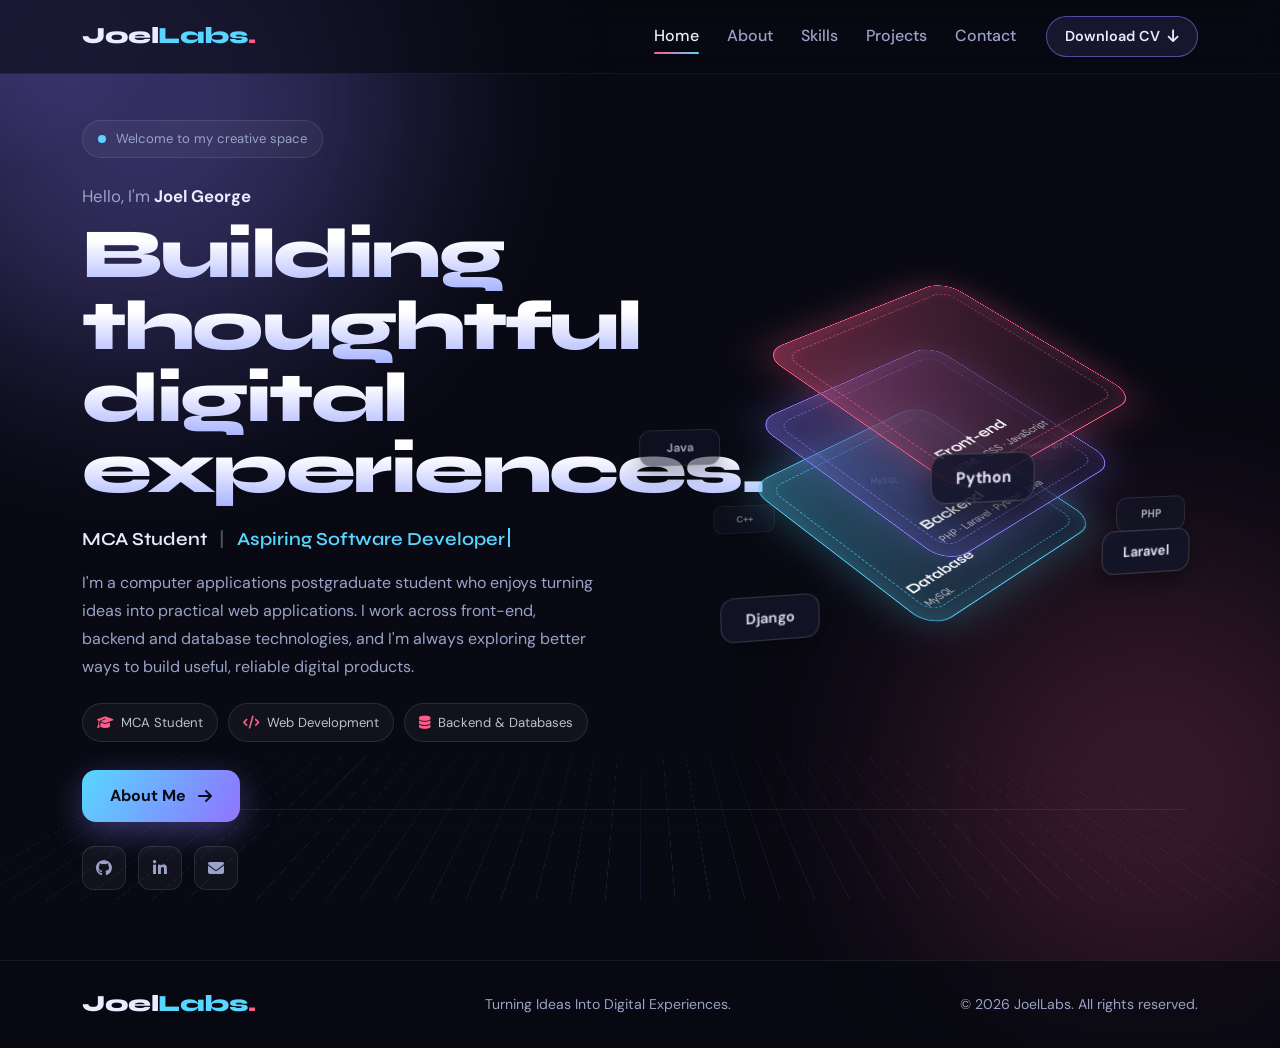
<file: index.html>
<!DOCTYPE html>
<html lang="en">
<head>
<meta charset="UTF-8">
<meta name="viewport" content="width=device-width, initial-scale=1.0">
<meta name="description" content="JoelLabs — Joel George's portfolio. MCA student, aspiring software developer specialising in PHP, Laravel, Python, Django and MySQL.">
<meta property="og:title" content="JoelLabs | Home">
<meta property="og:description" content="Building thoughtful digital experiences. MCA student & aspiring software developer.">
<meta property="og:type" content="website">
<meta name="theme-color" content="#080912">
<title>JoelLabs | Home</title>
<link rel="icon" href="data:image/svg+xml,<svg xmlns='http://www.w3.org/2000/svg' viewBox='0 0 100 100'><text y='.9em' font-size='90'>⚡</text></svg>">
<link rel="canonical" href="index.html">

<link rel="preconnect" href="https://fonts.googleapis.com">
<link rel="preconnect" href="https://fonts.gstatic.com" crossorigin>
<link href="https://cdn.jsdelivr.net/npm/bootstrap@5.3.3/dist/css/bootstrap.min.css" rel="stylesheet">
<link rel="stylesheet" href="https://cdnjs.cloudflare.com/ajax/libs/font-awesome/6.7.2/css/all.min.css">
<link href="https://fonts.googleapis.com/css2?family=Syne:wght@600;700;800&family=DM+Sans:wght@400;500;700&display=swap" rel="stylesheet">
<link rel="stylesheet" href="Assets/css/style.css">

<style>
/* ---- Index page-specific styles only ---- */

/* Hero section */
.hero-section {
  position: relative; z-index: 1; min-height: 100vh;
  display: flex; align-items: center; padding: 120px 0 70px;
}
.availability {
  display: inline-flex; align-items: center; gap: 10px; padding: 8px 15px;
  border-radius: 30px; font-size: .82rem; color: var(--mute);
  border: 1px solid rgba(255,255,255,.1); background: rgba(255,255,255,.04);
}
.status-dot {
  width: 8px; height: 8px; border-radius: 50%;
  background: var(--cyan); box-shadow: 0 0 0 0 rgba(88,214,255,.7);
  animation: pulse 2s infinite;
}
@keyframes pulse { 70% { box-shadow: 0 0 0 10px rgba(88,214,255,0); } 100% { box-shadow: 0 0 0 0 rgba(88,214,255,0); } }

.hero-small-title { margin: 26px 0 10px; font-size: 1.05rem; color: var(--mute); }
.hero-small-title b { color: var(--text); font-weight: 700; }

h1.headline {
  font-family: var(--display); font-weight: 800;
  font-size: clamp(2.5rem, 5.6vw, 4.4rem);
  line-height: 1.02; letter-spacing: -.035em; margin: 0 0 22px; max-width: 640px;
  perspective: 700px;
}
/* headline words use shared .w animation from style.css */

.hero-role {
  font-family: var(--display); font-size: 1.15rem; font-weight: 600;
  color: var(--text); margin: 0 0 18px;
}
.role-divider { color: rgba(255,255,255,.3); margin: 0 8px; }
#typing-text { color: var(--cyan); }
#typing-text::after {
  content: ""; display: inline-block; width: 2px; height: 1.05em;
  margin-left: 3px; vertical-align: -2px; background: var(--cyan);
  animation: blink 1s steps(1) infinite;
}
@keyframes blink { 50% { opacity: 0; } }

.hero-description { color: var(--mute); line-height: 1.75; max-width: 520px; margin-bottom: 6px; }

.hero-quick-facts { display: flex; flex-wrap: wrap; gap: 10px; margin: 22px 0 4px; }
.hero-quick-facts span {
  display: inline-flex; align-items: center; gap: 8px; padding: 9px 14px;
  border-radius: 30px; font-size: .82rem;
  border: 1px solid rgba(255,255,255,.1); background: rgba(255,255,255,.04);
  color: rgba(232,236,255,.8);
}
.hero-quick-facts i { color: var(--rose); }

.hero-actions { margin: 28px 0 24px; }

.social-links { display: flex; gap: 12px; }
.social-links a {
  width: 44px; height: 44px; display: grid; place-items: center; border-radius: 12px;
  color: var(--mute); border: 1px solid rgba(255,255,255,.1);
  background: rgba(255,255,255,.04); transition: all .25s;
}
.social-links a:hover {
  color: #fff; border-color: var(--cyan);
  transform: translateY(-4px) rotate(-6deg);
  box-shadow: 0 10px 24px rgba(88,214,255,.25);
}

/* ---- 3D stack scene ---- */
.visual-column { display: flex; justify-content: center; }
.scene {
  position: relative; width: 100%; max-width: 520px; height: 540px;
  perspective: 1300px; touch-action: pan-y;
}
.rig { position: absolute; inset: 0; transform-style: preserve-3d; will-change: transform; }
.stack {
  position: absolute; left: 50%; top: 50%; width: 250px; height: 250px;
  margin: -125px 0 0 -125px; transform-style: preserve-3d;
  transform: rotateX(58deg) rotateZ(-32deg);
}
.slab {
  position: absolute; inset: 0; border-radius: 26px; border: 1px solid var(--c);
  transform-style: preserve-3d;
  background: linear-gradient(135deg, color-mix(in srgb, var(--c) 38%, transparent), color-mix(in srgb, var(--c) 6%, rgba(10,11,24,.7)));
  box-shadow: 0 0 50px color-mix(in srgb, var(--c) 30%, transparent), inset 0 0 30px color-mix(in srgb, var(--c) 18%, transparent);
  transform: translateZ(var(--z)); animation: bob 5s ease-in-out infinite; animation-delay: var(--d);
}
@keyframes bob { 50% { transform: translateZ(calc(var(--z) + 26px)); } }
.slab .tag { position: absolute; left: 18px; bottom: 16px; font-family: var(--display); font-weight: 700; font-size: 1.02rem; color: #fff; }
.slab .tag small { display: block; font-family: var(--body); font-weight: 400; font-size: .7rem; color: rgba(255,255,255,.7); margin-top: 2px; }
.slab::before { content: ""; position: absolute; inset: 14px; border-radius: 16px; border: 1px dashed color-mix(in srgb, var(--c) 70%, transparent); }
.s-db { --c: var(--cyan);   --z: 0px;   --d: 0s; }
.s-be { --c: var(--violet); --z: 78px;  --d: -1.2s; }
.s-fe { --c: var(--rose);   --z: 156px; --d: -2.4s; }

.chip {
  position: absolute; left: 50%; top: 50%; margin: -19px 0 0 -42px;
  width: 84px; height: 38px; display: grid; place-items: center;
  font-size: .78rem; font-weight: 700; border-radius: 12px; color: var(--text);
  background: rgba(18,20,42,.85); border: 1px solid rgba(255,255,255,.16);
  box-shadow: 0 8px 22px rgba(0,0,0,.45); will-change: transform, opacity;
}

/* Scene responsive sizing */
@media (max-width: 991px) {
  .scene { height: 430px; margin-top: 30px; transform: scale(.88); }
  .hero-section { padding-top: 110px; }
}
@media (max-width: 575px) {
  .scene { height: 340px; transform: scale(.65); margin-top: 0; transform-origin: top center; }
  .hero-quick-facts span { font-size: .75rem; padding: 8px 11px; }
  /* chips already hidden by shared style.css */
}
@media (max-width: 360px) {
  .scene { transform: scale(.55); }
}
</style>
</head>
<body>
<script>document.documentElement.classList.add('js');</script>

<div class="bg-glow one"></div>
<div class="bg-glow two"></div>
<div class="floor-wrap" aria-hidden="true"><div class="floor"></div></div>
<div class="cursor-light" id="cursorLight" aria-hidden="true"></div>

<!-- NAVBAR -->
<nav class="navbar navbar-expand-lg fixed-top navbar-custom">
  <div class="container">
    <a class="navbar-brand" href="index.html">Joel<span>Labs</span><b>.</b></a>
    <button class="navbar-toggler" type="button" data-bs-toggle="collapse" data-bs-target="#navbarMenu" aria-label="Toggle navigation">
      <i class="fas fa-bars"></i>
    </button>
    <div class="collapse navbar-collapse" id="navbarMenu">
      <ul class="navbar-nav ms-auto align-items-lg-center">
        <li class="nav-item"><a class="nav-link active" href="index.html">Home</a></li>
        <li class="nav-item"><a class="nav-link" href="about.html">About</a></li>
        <li class="nav-item"><a class="nav-link" href="skills.html">Skills</a></li>
        <li class="nav-item"><a class="nav-link" href="projects.html">Projects</a></li>
        <li class="nav-item"><a class="nav-link" href="contact.html">Contact</a></li>
        <li class="nav-item ms-lg-3">
          <a href="Assets/documents/Joel-George-Resume.pdf" class="nav-button" target="_blank" rel="noopener">
            Download CV <i class="fas fa-arrow-down"></i>
          </a>
        </li>
      </ul>
    </div>
  </div>
</nav>

<!-- HOME HERO -->
<section id="home" class="hero-section">
  <div class="container">
    <div class="row align-items-center">

      <div class="col-lg-6 hero-content">
        <div class="availability"><span class="status-dot"></span> Welcome to my creative space</div>

        <p class="hero-small-title">Hello, I'm <b>Joel George</b></p>

        <h1 class="headline" aria-label="Building thoughtful digital experiences.">
          <span class="w" style="--i:0">Building</span>
          <span class="w" style="--i:1">thoughtful</span>
          <span class="w" style="--i:2">digital</span>
          <span class="w" style="--i:3">experiences.</span>
        </h1>

        <h3 class="hero-role">
          MCA Student <span class="role-divider">|</span><span id="typing-text">Aspiring Software Developer</span>
        </h3>

        <p class="hero-description">
          I'm a computer applications postgraduate student who enjoys turning ideas into practical web applications.
          I work across front-end, backend and database technologies, and I'm always exploring better ways to build
          useful, reliable digital products.
        </p>

        <div class="hero-quick-facts">
          <span><i class="fas fa-graduation-cap"></i> MCA Student</span>
          <span><i class="fas fa-code"></i> Web Development</span>
          <span><i class="fas fa-database"></i> Backend &amp; Databases</span>
        </div>

        <div class="hero-actions">
          <a href="about.html" class="primary-button">About Me <i class="fas fa-arrow-right"></i></a>
        </div>

        <div class="social-links">
          <a href="https://github.com/joelgeorge605-wq" aria-label="GitHub profile" target="_blank" rel="noopener"><i class="fab fa-github"></i></a>
          <a href="https://www.linkedin.com/in/joel-george-33613733a" aria-label="LinkedIn profile" target="_blank" rel="noopener"><i class="fab fa-linkedin-in"></i></a>
          <a href="contact.html" aria-label="Contact details"><i class="fas fa-envelope"></i></a>
        </div>
      </div>

      <!-- 3D STACK -->
      <div class="col-lg-6 visual-column">
        <div class="scene" id="scene" aria-hidden="true">
          <div class="rig" id="rig">
            <div class="stack">
              <div class="slab s-db"><div class="tag">Database<small>MySQL</small></div></div>
              <div class="slab s-be"><div class="tag">Backend<small>PHP · Laravel · Python · Java</small></div></div>
              <div class="slab s-fe"><div class="tag">Front-end<small>HTML · CSS · JavaScript</small></div></div>
            </div>
            <span class="chip">PHP</span>
            <span class="chip">Laravel</span>
            <span class="chip">Python</span>
            <span class="chip">Django</span>
            <span class="chip">Java</span>
            <span class="chip">C++</span>
            <span class="chip">MySQL</span>
            <span class="chip">JavaScript</span>
          </div>
        </div>
      </div>

    </div>
  </div>
</section>

<!-- FOOTER -->
<footer class="footer">
  <div class="container">
    <div class="d-flex flex-wrap justify-content-between align-items-center gap-3">
      <a class="navbar-brand" href="index.html">Joel<span>Labs</span><b>.</b></a>
      <p>Turning Ideas Into Digital Experiences.</p>
      <p>© <span id="current-year"></span> JoelLabs. All rights reserved.</p>
    </div>
  </div>
</footer>

<script src="https://cdn.jsdelivr.net/npm/bootstrap@5.3.3/dist/js/bootstrap.bundle.min.js"></script>
<script src="Assets/javascript/script.js"></script>
<script>
/* ---- Index page-specific: typing animation + 3D rig ---- */
(function(){
  var reduce = window.matchMedia('(prefers-reduced-motion: reduce)').matches;

  /* Typing roles */
  var roles = ['Aspiring Software Developer','Laravel & PHP Builder','Python & Django Learner','Full-stack Problem Solver'];
  var el = document.getElementById('typing-text'), r = 0, c = 0, del = false;
  el.textContent = ' ';
  function type(){
    var word = roles[r];
    c += del ? -1 : 1;
    el.textContent = ' ' + word.slice(0, c);
    var wait = del ? 35 : 75;
    if(!del && c === word.length){ del = true; wait = 1700; }
    else if(del && c === 0){ del = false; r = (r + 1) % roles.length; wait = 350; }
    setTimeout(type, wait);
  }
  if(reduce){ el.textContent = ' ' + roles[0]; } else { type(); }

  /* 3D rig: mouse tilt + orbiting chips in true 3D */
  var scene = document.getElementById('scene'), rig = document.getElementById('rig');
  if(!scene || !rig) return;
  var chips = Array.prototype.slice.call(rig.querySelectorAll('.chip'));
  var tx = -8, ty = 18, cx = -8, cy = 18, t = 0;
  var fine = window.matchMedia('(hover: hover) and (pointer: fine)').matches;

  if(fine){
    scene.addEventListener('pointermove', function(e){
      var b = scene.getBoundingClientRect();
      var nx = (e.clientX - b.left) / b.width - .5, ny = (e.clientY - b.top) / b.height - .5;
      ty = nx * 38; tx = -ny * 26;
    });
    scene.addEventListener('pointerleave', function(){ tx = -8; ty = 18; });
  }

  function frame(){
    cx += (tx - cx) * .07; cy += (ty - cy) * .07;
    rig.style.transform = 'rotateX(' + cx + 'deg) rotateY(' + cy + 'deg)';
    var R = Math.min(scene.clientWidth * .46, 240);
    chips.forEach(function(chip, i){
      var a = t + i * (Math.PI * 2 / chips.length);
      var x = Math.cos(a) * R, z = Math.sin(a) * R, y = Math.sin(a * 2 + i) * 70;
      var depth = (z / R + 1) / 2;
      chip.style.transform = 'translate3d(' + x + 'px,' + y + 'px,' + z + 'px) scale(' + (.78 + depth * .3) + ')';
      chip.style.opacity = (.35 + depth * .65).toFixed(2);
      chip.style.zIndex = Math.round(depth * 10);
    });
    if(!reduce) t += .006;
    requestAnimationFrame(frame);
  }
  frame();
})();
</script>
</body>
</html>
</file>
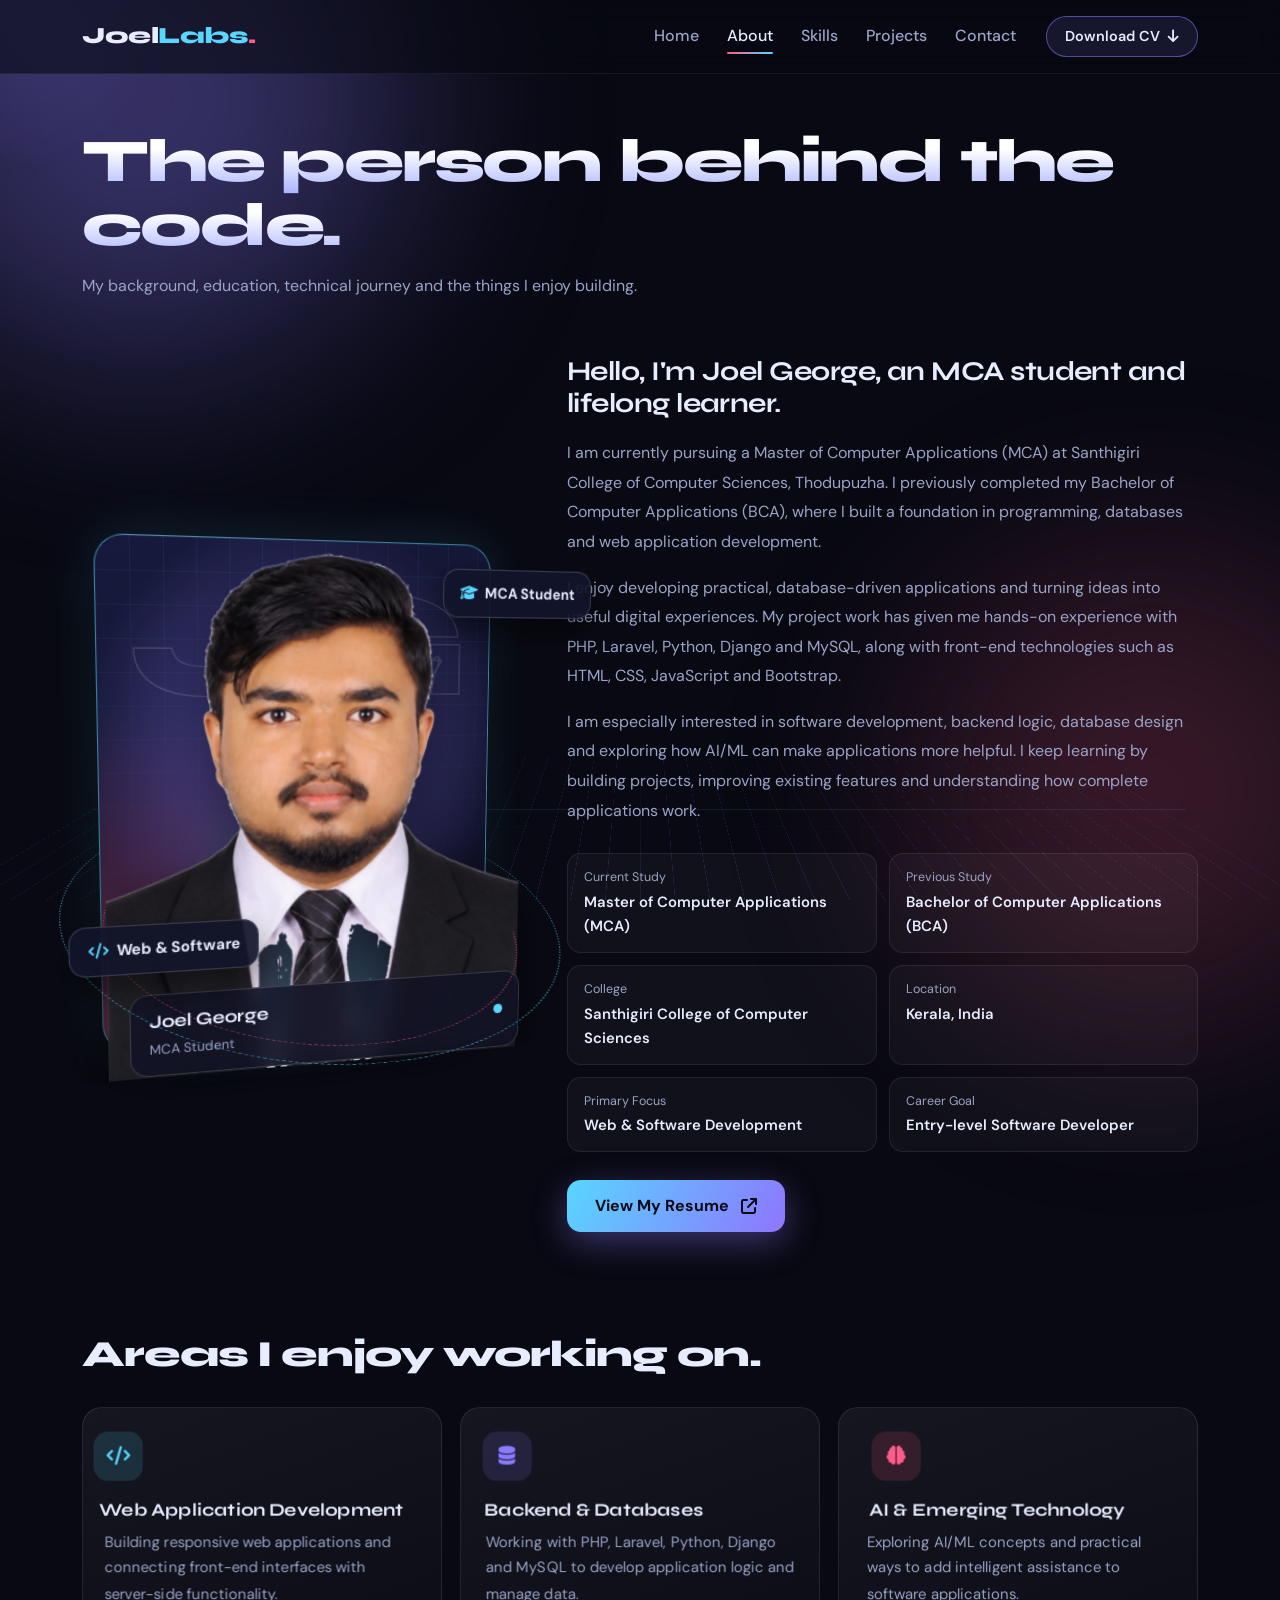
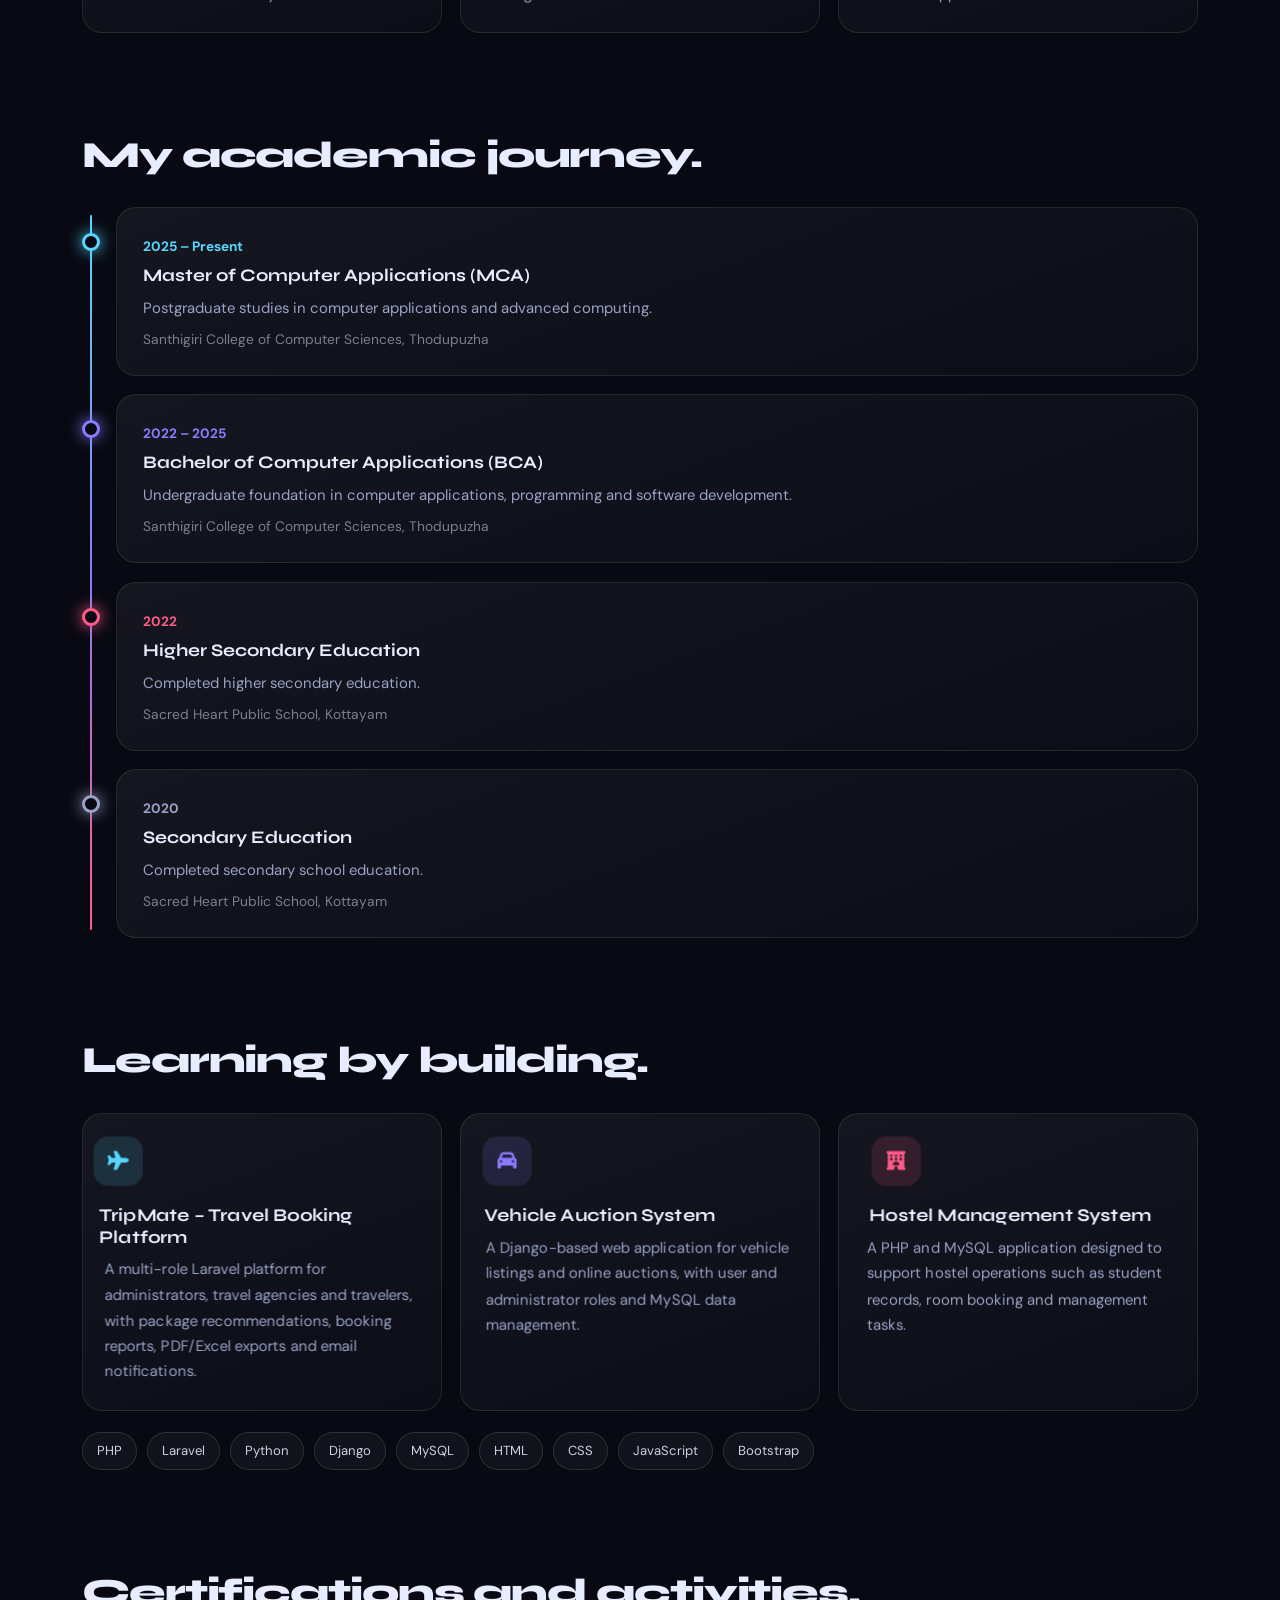
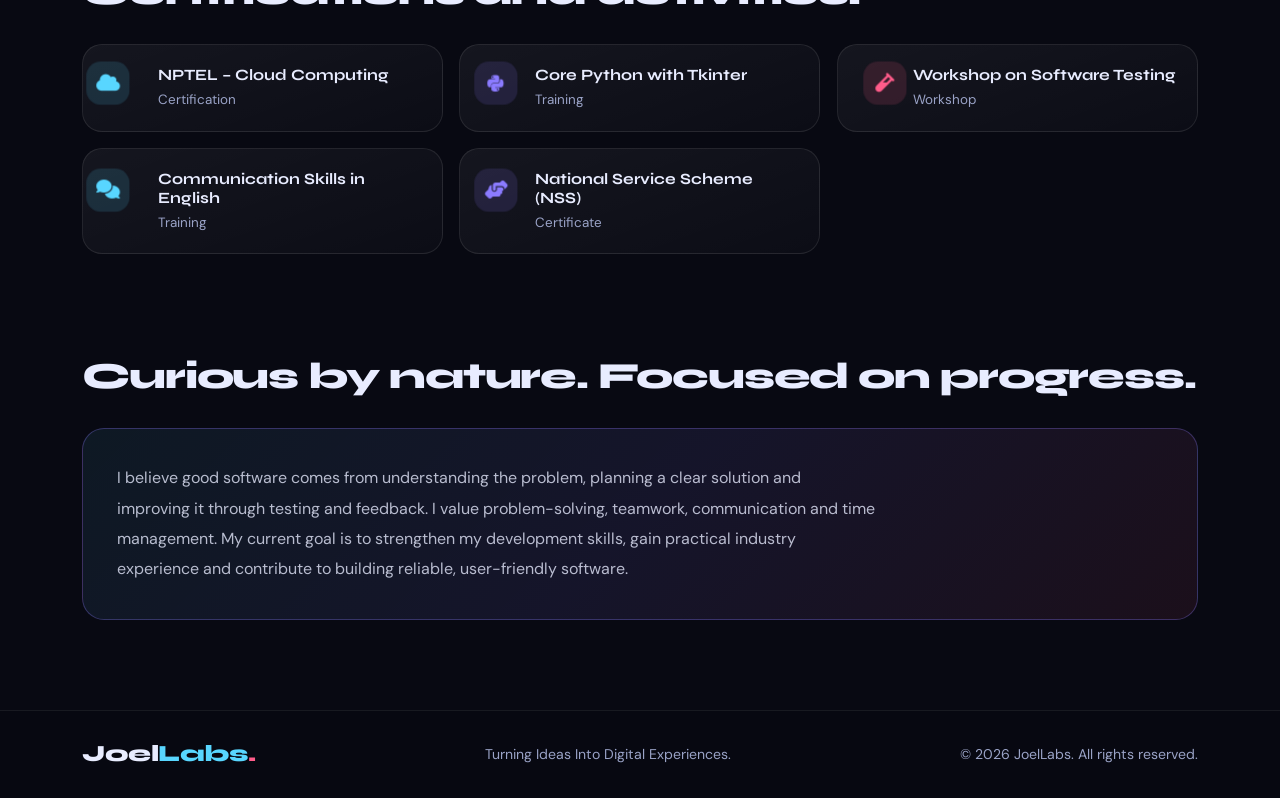
<file: about.html>
<!DOCTYPE html>
<html lang="en">
<head>
<meta charset="UTF-8">
<meta name="viewport" content="width=device-width, initial-scale=1.0">
<meta name="description" content="About Joel George — MCA student at Santhigiri College of Computer Sciences. Background in web development, backend technologies and AI/ML exploration.">
<meta property="og:title" content="About Me | JoelLabs">
<meta property="og:description" content="The person behind the code — Joel George's background, education and technical journey.">
<meta property="og:type" content="website">
<title>About Me | JoelLabs</title>
<link rel="icon" href="data:image/svg+xml,<svg xmlns='http://www.w3.org/2000/svg' viewBox='0 0 100 100'><text y='.9em' font-size='90'>⚡</text></svg>">
<link rel="canonical" href="about.html">

<link rel="preconnect" href="https://fonts.googleapis.com">
<link rel="preconnect" href="https://fonts.gstatic.com" crossorigin>
<link href="https://cdn.jsdelivr.net/npm/bootstrap@5.3.3/dist/css/bootstrap.min.css" rel="stylesheet">
<link rel="stylesheet" href="https://cdnjs.cloudflare.com/ajax/libs/font-awesome/6.7.2/css/all.min.css">
<link href="https://fonts.googleapis.com/css2?family=Syne:wght@600;700;800&family=DM+Sans:wght@400;500;700&display=swap" rel="stylesheet">
<link rel="stylesheet" href="Assets/css/style.css">

<style>
/* ---- About page-specific styles only ---- */

/* Profile: pop-out cutout card */
.profile-scene { perspective: 1100px; max-width: 400px; margin: 0 auto; }
.profile-rig { position: relative; transform-style: preserve-3d; aspect-ratio: 4/5; will-change: transform; }
.plate { position: absolute; inset: 0; border-radius: 28px; border: 1px solid; }
.plate.back {
  border-color: rgba(255,92,138,.55);
  background: linear-gradient(145deg, rgba(255,92,138,.22), transparent);
  transform: translateZ(-70px) translate(26px, 26px);
}
.plate.mid {
  border-color: rgba(139,123,255,.6);
  background: linear-gradient(145deg, rgba(139,123,255,.22), transparent);
  transform: translateZ(-35px) translate(13px, 13px);
}
.pf { position: absolute; inset: 0; transform-style: preserve-3d; }
.pf-bg {
  position: absolute; inset: 0; border-radius: 28px; overflow: hidden;
  border: 1px solid rgba(88,214,255,.55);
  background:
    radial-gradient(circle at 50% 40%, rgba(139,123,255,.6), transparent 62%),
    radial-gradient(circle at 10% 100%, rgba(255,92,138,.38), transparent 55%),
    linear-gradient(160deg, #171a3d, #0b0c1d);
  box-shadow: 0 30px 60px rgba(0,0,0,.5), 0 0 50px rgba(88,214,255,.15);
}
.pf-bg::before {
  content: ""; position: absolute; inset: 0; opacity: .5;
  background-image:
    linear-gradient(rgba(88,214,255,.14) 1px, transparent 1px),
    linear-gradient(90deg, rgba(88,214,255,.14) 1px, transparent 1px);
  background-size: 32px 32px;
  -webkit-mask-image: linear-gradient(#000, transparent 75%);
  mask-image: linear-gradient(#000, transparent 75%);
}
.pf-mono {
  position: absolute; left: 50%; top: 5%; transform: translateX(-50%);
  font-family: var(--display); font-weight: 800; font-size: clamp(6rem, 17vw, 9.5rem);
  line-height: 1; letter-spacing: -.06em; color: transparent;
  -webkit-text-stroke: 1.5px rgba(255,255,255,.15); white-space: nowrap; user-select: none;
}
.pf-orbit {
  position: absolute; left: -10%; top: 24%; width: 120%; aspect-ratio: 1;
  border-radius: 50%; border: 1.5px dashed rgba(88,214,255,.6);
  transform: translateZ(40px) rotateX(72deg);
  animation: ringSpin 14s linear infinite; pointer-events: none;
}
.pf-orbit::after {
  content: ""; position: absolute; top: -6px; left: 50%; width: 12px; height: 12px;
  margin-left: -6px; border-radius: 50%; background: var(--cyan); box-shadow: 0 0 16px var(--cyan);
}
.pf-orbit.o2 { left: 0; top: 34%; width: 100%; border-color: rgba(255,92,138,.55); animation-duration: 20s; animation-direction: reverse; }
.pf-orbit.o2::after { background: var(--rose); box-shadow: 0 0 16px var(--rose); }
@keyframes ringSpin { to { transform: translateZ(40px) rotateX(72deg) rotateZ(360deg); } }
.pf-glow {
  position: absolute; left: 10%; bottom: 0; width: 80%; height: 62%;
  transform: translateZ(30px); filter: blur(12px);
  background: radial-gradient(ellipse at 50% 100%, rgba(88,214,255,.5), transparent 70%);
}
.pf-img {
  position: absolute; left: 0; bottom: 0; width: 100%; height: 114%;
  object-fit: contain; object-position: center bottom;
  transform: translateZ(80px); clip-path: inset(-40% -15% 0 -15% round 0 0 28px 28px);
  filter: drop-shadow(0 22px 26px rgba(0,0,0,.55)); opacity: 0; transition: opacity .6s;
}
.pf-img.ready { opacity: 1; }
.pf.fallback, .pf.photo { transform-style: flat; }
.pf.fallback .pf-img, .pf.photo .pf-img { height: 100%; object-fit: cover; object-position: center top; transform: none; clip-path: none; filter: none; border-radius: 28px; }
.pf.fallback .pf-bg { background: linear-gradient(160deg, #a7e9ff, #bdb4ff 55%, #ffb9cd); }
.pf.fallback .pf-img { mix-blend-mode: multiply; }
.about-placeholder { display: none; position: absolute; inset: 0; border-radius: 28px; align-items: center; justify-content: center; font-size: 5rem; color: rgba(88,214,255,.45); }
.pf-name {
  position: absolute; left: 16px; right: 16px; bottom: 16px; padding: 12px 16px;
  border-radius: 16px; display: flex; align-items: center; justify-content: space-between; gap: 10px;
  background: rgba(14,16,36,.74); border: 1px solid rgba(255,255,255,.16);
  backdrop-filter: blur(10px); -webkit-backdrop-filter: blur(10px); transform: translateZ(120px);
}
.pf-name strong { display: block; font-family: var(--display); font-size: 1.02rem; }
.pf-name small  { color: var(--mute); font-size: .76rem; }
.pf-name .live  { width: 9px; height: 9px; border-radius: 50%; background: var(--cyan); animation: pulse 2s infinite; }
@keyframes pulse { 70% { box-shadow: 0 0 0 10px rgba(88,214,255,0); } 0% { box-shadow: 0 0 0 0 rgba(88,214,255,.7); } 100% { box-shadow: 0 0 0 0 rgba(88,214,255,0); } }

.float-badge {
  position: absolute; padding: 10px 15px; border-radius: 14px; font-size: .82rem; font-weight: 700;
  color: var(--text); background: rgba(18,20,42,.92); border: 1px solid rgba(255,255,255,.16);
  box-shadow: 0 12px 28px rgba(0,0,0,.5); animation: bob 4.5s ease-in-out infinite;
}
.float-badge i { color: var(--cyan); margin-right: 7px; }
.fb-1 { top: 8%; right: -8%; transform: translateZ(150px); }
.fb-2 { bottom: 24%; left: -9%; transform: translateZ(160px); animation-delay: -2s; }
@keyframes bob { 50% { margin-top: -10px; } }

/* Intro text + details */
.about-intro h3 { font-family: var(--display); font-weight: 700; font-size: 1.7rem; letter-spacing: -.02em; margin: 0 0 18px; }
.about-text { color: var(--mute); line-height: 1.85; max-width: 620px; }
.about-details { display: grid; grid-template-columns: repeat(2, 1fr); gap: 12px; margin: 28px 0; }
.about-details div { padding: 14px 16px; border-radius: 14px; border: 1px solid rgba(255,255,255,.08); background: rgba(255,255,255,.035); }
.about-details span { display: block; color: var(--mute); font-size: .78rem; margin-bottom: 3px; }
.about-details strong { font-weight: 600; font-size: .93rem; line-height: 1.45; }

/* Sections */
.about-section { margin-top: 100px; }
.sec-head { margin-bottom: 30px; }
.sec-head h3 { font-family: var(--display); font-weight: 800; font-size: clamp(1.6rem, 3.4vw, 2.3rem); letter-spacing: -.03em; margin: 0 0 8px; }
.sec-head p { color: var(--mute); margin: 0; }

/* Grids */
.grid-3     { display: grid; grid-template-columns: repeat(3, 1fr); gap: 18px; perspective: 1200px; }
.grid-certs { display: grid; grid-template-columns: repeat(3, 1fr); gap: 16px; perspective: 1200px; }

/* Cert card variant */
.card3d.cert { display: flex; gap: 14px; align-items: flex-start; padding: 19px; }
.card3d.cert .icon { flex: 0 0 42px; width: 42px; height: 42px; margin: 0; }
.card3d.cert h4 { font-size: .98rem; margin: 2px 0 4px; }
.card3d.cert p { font-size: .84rem; }

/* Education timeline */
.timeline { position: relative; margin: 0; padding: 0 0 0 34px; list-style: none; }
.timeline::before {
  content: ""; position: absolute; left: 8px; top: 8px; bottom: 8px; width: 2px;
  background: linear-gradient(var(--cyan), var(--violet), var(--rose)); border-radius: 2px;
}
.timeline li { position: relative; margin-bottom: 18px; }
.timeline li::before {
  content: ""; position: absolute; left: -34px; top: 26px; width: 18px; height: 18px;
  border-radius: 50%; background: var(--ink); border: 3px solid var(--c, var(--cyan));
  box-shadow: 0 0 16px var(--c, var(--cyan));
}
.timeline li:nth-child(2) { --c: var(--violet); }
.timeline li:nth-child(3) { --c: var(--rose); }
.timeline li:nth-child(4) { --c: var(--mute); }
.timeline .card3d { --c: var(--cyan); }
.timeline li:nth-child(2) .card3d { --c: var(--violet); }
.timeline li:nth-child(3) .card3d { --c: var(--rose); }
.timeline li:nth-child(4) .card3d { --c: var(--mute); }
.edu-year  { display: inline-block; font-weight: 700; font-size: .85rem; color: var(--c); margin-bottom: 8px; }
.edu-place { color: rgba(232,236,255,.5); font-size: .86rem; margin-top: 8px; }

/* Approach block */
.approach {
  position: relative; padding: 34px; border-radius: 22px;
  border: 1px solid rgba(139,123,255,.3);
  background: linear-gradient(135deg, rgba(88,214,255,.08), rgba(139,123,255,.1) 50%, rgba(255,92,138,.08));
}
.approach p { margin: 0; color: rgba(232,236,255,.78); line-height: 1.9; max-width: 760px; }

/* Responsive */
@media (max-width: 991px) {
  .grid-3, .grid-certs { grid-template-columns: repeat(2, 1fr); }
  .about-section { margin-top: 72px; }
  /* float-badge position tightened on tablet */
  .fb-1 { right: -2%; }
  .fb-2 { left: -2%; }
}
@media (max-width: 575px) {
  .grid-3, .grid-certs, .about-details { grid-template-columns: 1fr; }
  .card3d { padding: 21px; }
  /* float-badge hidden by shared style.css */
  /* Profile scene: ensure no overflow */
  .profile-scene { max-width: 100%; }
  .plate.back { transform: translateZ(-70px) translate(14px, 14px) !important; }
  .plate.mid  { transform: translateZ(-35px) translate(7px, 7px) !important; }
}
</style>
</head>
<body>
<script>document.documentElement.classList.add('js');</script>

<div class="bg-glow one"></div>
<div class="bg-glow two"></div>
<div class="floor-wrap" aria-hidden="true"><div class="floor"></div></div>
<div class="cursor-light" id="cursorLight" aria-hidden="true"></div>

<nav class="navbar navbar-expand-lg fixed-top navbar-custom">
  <div class="container">
    <a class="navbar-brand" href="index.html">Joel<span>Labs</span><b>.</b></a>
    <button class="navbar-toggler" type="button" data-bs-toggle="collapse" data-bs-target="#navbarMenu" aria-label="Toggle navigation">
      <i class="fas fa-bars"></i>
    </button>
    <div class="collapse navbar-collapse" id="navbarMenu">
      <ul class="navbar-nav ms-auto align-items-lg-center">
        <li class="nav-item"><a class="nav-link" href="index.html">Home</a></li>
        <li class="nav-item"><a class="nav-link active" href="about.html">About</a></li>
        <li class="nav-item"><a class="nav-link" href="skills.html">Skills</a></li>
        <li class="nav-item"><a class="nav-link" href="projects.html">Projects</a></li>
        <li class="nav-item"><a class="nav-link" href="contact.html">Contact</a></li>
        <li class="nav-item ms-lg-3">
          <a href="Assets/documents/Joel-George-Resume.pdf" class="nav-button" target="_blank" rel="noopener">Download CV <i class="fas fa-arrow-down"></i></a>
        </li>
      </ul>
    </div>
  </div>
</nav>

<main>
<div class="container">

  <h1 class="page-title" aria-label="The person behind the code.">
    <span class="w" style="--i:0">The</span> <span class="w" style="--i:1">person</span>
    <span class="w" style="--i:2">behind</span> <span class="w" style="--i:3">the</span> <span class="w" style="--i:4">code.</span>
  </h1>
  <p class="page-subtitle">My background, education, technical journey and the things I enjoy building.</p>

  <div class="row align-items-center g-5">
    <div class="col-lg-5">
      <div class="profile-scene" id="profileScene">
        <div class="profile-rig" id="profileRig">
          <div class="plate back"></div>
          <div class="plate mid"></div>
          <div class="pf" id="pf">
            <div class="pf-bg"><span class="pf-mono" aria-hidden="true">JG</span></div>
            <div class="pf-orbit" aria-hidden="true"></div>
            <div class="pf-orbit o2" aria-hidden="true"></div>
            <div class="pf-glow" aria-hidden="true"></div>
            <img class="pf-img" id="pfImg" src="Assets/Images/profile.jpg" alt="Portrait of Joel George"
                 onerror="this.style.display='none'; this.nextElementSibling.style.display='flex';">
            <div class="about-placeholder"><i class="fas fa-user"></i></div>
            <div class="pf-name"><span><strong>Joel George</strong><small>MCA Student</small></span><i class="live"></i></div>
          </div>
          <span class="float-badge fb-1"><i class="fas fa-graduation-cap"></i>MCA Student</span>
          <span class="float-badge fb-2"><i class="fas fa-code"></i>Web &amp; Software</span>
        </div>
      </div>
    </div>

    <div class="col-lg-7 about-intro">
      <h3>Hello, I'm Joel George, an MCA student and lifelong learner.</h3>
      <p class="about-text">
        I am currently pursuing a Master of Computer Applications (MCA) at Santhigiri College of Computer Sciences,
        Thodupuzha. I previously completed my Bachelor of Computer Applications (BCA), where I built a foundation in
        programming, databases and web application development.
      </p>
      <p class="about-text">
        I enjoy developing practical, database-driven applications and turning ideas into useful digital experiences.
        My project work has given me hands-on experience with PHP, Laravel, Python, Django and MySQL, along with
        front-end technologies such as HTML, CSS, JavaScript and Bootstrap.
      </p>
      <p class="about-text">
        I am especially interested in software development, backend logic, database design and exploring how AI/ML can
        make applications more helpful. I keep learning by building projects, improving existing features and
        understanding how complete applications work.
      </p>

      <div class="about-details">
        <div><span>Current Study</span><strong>Master of Computer Applications (MCA)</strong></div>
        <div><span>Previous Study</span><strong>Bachelor of Computer Applications (BCA)</strong></div>
        <div><span>College</span><strong>Santhigiri College of Computer Sciences</strong></div>
        <div><span>Location</span><strong>Kerala, India</strong></div>
        <div><span>Primary Focus</span><strong>Web &amp; Software Development</strong></div>
        <div><span>Career Goal</span><strong>Entry-level Software Developer</strong></div>
      </div>

      <a href="Assets/documents/Joel-George-Resume.pdf" target="_blank" rel="noopener" class="primary-button">
        View My Resume <i class="fas fa-arrow-up-right-from-square"></i>
      </a>
    </div>
  </div>

  <section class="about-section">
    <div class="sec-head"><h3>Areas I enjoy working on.</h3></div>
    <div class="grid-3 reveal">
      <article class="card3d" data-tilt>
        <div class="icon"><i class="fas fa-code"></i></div>
        <h4>Web Application Development</h4>
        <p>Building responsive web applications and connecting front-end interfaces with server-side functionality.</p>
      </article>
      <article class="card3d" data-tilt>
        <div class="icon"><i class="fas fa-database"></i></div>
        <h4>Backend &amp; Databases</h4>
        <p>Working with PHP, Laravel, Python, Django and MySQL to develop application logic and manage data.</p>
      </article>
      <article class="card3d" data-tilt>
        <div class="icon"><i class="fas fa-brain"></i></div>
        <h4>AI &amp; Emerging Technology</h4>
        <p>Exploring AI/ML concepts and practical ways to add intelligent assistance to software applications.</p>
      </article>
    </div>
  </section>

  <section class="about-section">
    <div class="sec-head"><h3>My academic journey.</h3></div>
    <ol class="timeline reveal">
      <li>
        <article class="card3d" data-tilt>
          <span class="edu-year">2025 – Present</span>
          <h4>Master of Computer Applications (MCA)</h4>
          <p>Postgraduate studies in computer applications and advanced computing.</p>
          <div class="edu-place">Santhigiri College of Computer Sciences, Thodupuzha</div>
        </article>
      </li>
      <li>
        <article class="card3d" data-tilt>
          <span class="edu-year">2022 – 2025</span>
          <h4>Bachelor of Computer Applications (BCA)</h4>
          <p>Undergraduate foundation in computer applications, programming and software development.</p>
          <div class="edu-place">Santhigiri College of Computer Sciences, Thodupuzha</div>
        </article>
      </li>
      <li>
        <article class="card3d" data-tilt>
          <span class="edu-year">2022</span>
          <h4>Higher Secondary Education</h4>
          <p>Completed higher secondary education.</p>
          <div class="edu-place">Sacred Heart Public School, Kottayam</div>
        </article>
      </li>
      <li>
        <article class="card3d" data-tilt>
          <span class="edu-year">2020</span>
          <h4>Secondary Education</h4>
          <p>Completed secondary school education.</p>
          <div class="edu-place">Sacred Heart Public School, Kottayam</div>
        </article>
      </li>
    </ol>
  </section>

  <section class="about-section">
    <div class="sec-head"><h3>Learning by building.</h3></div>
    <div class="grid-3 reveal">
      <article class="card3d" data-tilt>
        <div class="icon"><i class="fas fa-plane"></i></div>
        <h4>TripMate – Travel Booking Platform</h4>
        <p>A multi-role Laravel platform for administrators, travel agencies and travelers, with package recommendations, booking reports, PDF/Excel exports and email notifications.</p>
      </article>
      <article class="card3d" data-tilt>
        <div class="icon"><i class="fas fa-car"></i></div>
        <h4>Vehicle Auction System</h4>
        <p>A Django-based web application for vehicle listings and online auctions, with user and administrator roles and MySQL data management.</p>
      </article>
      <article class="card3d" data-tilt>
        <div class="icon"><i class="fas fa-hotel"></i></div>
        <h4>Hostel Management System</h4>
        <p>A PHP and MySQL application designed to support hostel operations such as student records, room booking and management tasks.</p>
      </article>
    </div>
    <div class="tags" aria-label="Project technologies">
      <span>PHP</span><span>Laravel</span><span>Python</span><span>Django</span><span>MySQL</span>
      <span>HTML</span><span>CSS</span><span>JavaScript</span><span>Bootstrap</span>
    </div>
  </section>

  <section class="about-section">
    <div class="sec-head"><h3>Certifications and activities.</h3></div>
    <div class="grid-certs reveal">
      <article class="card3d cert" data-tilt><div class="icon"><i class="fas fa-cloud"></i></div><div><h4>NPTEL – Cloud Computing</h4><p>Certification</p></div></article>
      <article class="card3d cert" data-tilt><div class="icon"><i class="fab fa-python"></i></div><div><h4>Core Python with Tkinter</h4><p>Training</p></div></article>
      <article class="card3d cert" data-tilt><div class="icon"><i class="fas fa-vial"></i></div><div><h4>Workshop on Software Testing</h4><p>Workshop</p></div></article>
      <article class="card3d cert" data-tilt><div class="icon"><i class="fas fa-comments"></i></div><div><h4>Communication Skills in English</h4><p>Training</p></div></article>
      <article class="card3d cert" data-tilt><div class="icon"><i class="fas fa-hands-helping"></i></div><div><h4>National Service Scheme (NSS)</h4><p>Certificate</p></div></article>
    </div>
  </section>

  <section class="about-section">
    <div class="sec-head"><h3>Curious by nature. Focused on progress.</h3></div>
    <div class="approach">
      <p>
        I believe good software comes from understanding the problem, planning a clear solution and improving it through
        testing and feedback. I value problem-solving, teamwork, communication and time management. My current goal is to
        strengthen my development skills, gain practical industry experience and contribute to building reliable,
        user-friendly software.
      </p>
    </div>
  </section>

</div>
</main>

<footer class="footer">
  <div class="container">
    <div class="d-flex flex-wrap justify-content-between align-items-center gap-3">
      <a class="navbar-brand" href="index.html">Joel<span>Labs</span><b>.</b></a>
      <p>Turning Ideas Into Digital Experiences.</p>
      <p>© <span id="current-year"></span> JoelLabs. All rights reserved.</p>
    </div>
  </div>
</footer>

<script src="https://cdn.jsdelivr.net/npm/bootstrap@5.3.3/dist/js/bootstrap.bundle.min.js"></script>
<script src="Assets/javascript/script.js"></script>
<script>
/* ---- About page-specific: photo background removal + profile rig tilt ---- */
(function(){
  var reduce = window.matchMedia('(prefers-reduced-motion: reduce)').matches;
  var fine   = window.matchMedia('(hover: hover) and (pointer: fine)').matches;

  /* Remove the white photo background in the browser (flood-fill from edges) */
  var img = document.getElementById('pfImg'), pf = document.getElementById('pf'), done = false;
  function fallback(){ pf.classList.add('fallback'); img.classList.add('ready'); }
  function run(){
    if(done) return; done = true;
    try{
      var w0 = img.naturalWidth, h0 = img.naturalHeight;
      if(!w0) return fallback();
      var sc = Math.min(1, 900 / w0), w = Math.round(w0 * sc), h = Math.round(h0 * sc), n = w * h;
      var c = document.createElement('canvas'); c.width = w; c.height = h;
      var x = c.getContext('2d', {willReadFrequently:true}); x.drawImage(img, 0, 0, w, h);
      var d = x.getImageData(0, 0, w, h), px = d.data;
      if(px[3] < 250 || px[(w-1)*4+3] < 250){ img.classList.add('ready'); return; }
      var seen = new Uint8Array(n), q = new Int32Array(n), qs = 0, qe = 0, removed = 0;
      function isBg(i){ var r = px[i*4], g = px[i*4+1], b = px[i*4+2]; return r > 226 && g > 226 && b > 226 && Math.max(r,g,b) - Math.min(r,g,b) < 28; }
      function push(i){ if(!seen[i] && isBg(i)){ seen[i] = 1; q[qe++] = i; } }
      var i, j;
      for(i = 0; i < w; i++){ push(i); push((h-1)*w + i); }
      for(j = 0; j < h; j++){ push(j*w); push(j*w + w - 1); }
      while(qs < qe){
        var p = q[qs++], xx = p % w; removed++;
        if(xx > 0) push(p-1); if(xx < w-1) push(p+1); if(p >= w) push(p-w); if(p < n-w) push(p+w);
      }
      if(removed < n * .04){ pf.classList.add('photo'); img.classList.add('ready'); return; }
      for(var k = 0; k < n; k++){
        if(seen[k]){ px[k*4+3] = 0; continue; }
        var xk = k % w;
        if((xk > 0 && seen[k-1]) || (xk < w-1 && seen[k+1]) || (k >= w && seen[k-w]) || (k < n-w && seen[k+w])){
          var m = Math.min(px[k*4], px[k*4+1], px[k*4+2]);
          px[k*4+3] = Math.max(0, Math.min(255, (255 - m) * 3.2));
        }
      }
      x.putImageData(d, 0, 0);
      c.toBlob(function(blob){
        if(!blob) return fallback();
        img.onload = function(){ img.classList.add('ready'); };
        img.src = URL.createObjectURL(blob);
      }, 'image/png');
    }catch(err){ fallback(); }
  }
  if(img.complete && img.naturalWidth) run(); else img.addEventListener('load', run);

  /* Tilt the whole profile card */
  if(reduce || !fine) return;
  var scene = document.getElementById('profileScene'), rig = document.getElementById('profileRig');
  var tx = -6, ty = 14, cx = -6, cy = 14;
  scene.addEventListener('pointermove', function(e){
    var b = scene.getBoundingClientRect();
    ty = ((e.clientX - b.left) / b.width - .5) * 40; tx = -((e.clientY - b.top) / b.height - .5) * 30;
  });
  scene.addEventListener('pointerleave', function(){ tx = -6; ty = 14; });
  (function loop(){
    cx += (tx - cx) * .08; cy += (ty - cy) * .08;
    rig.style.transform = 'rotateX(' + cx + 'deg) rotateY(' + cy + 'deg)';
    requestAnimationFrame(loop);
  })();
})();
</script>
</body>
</html>
</file>
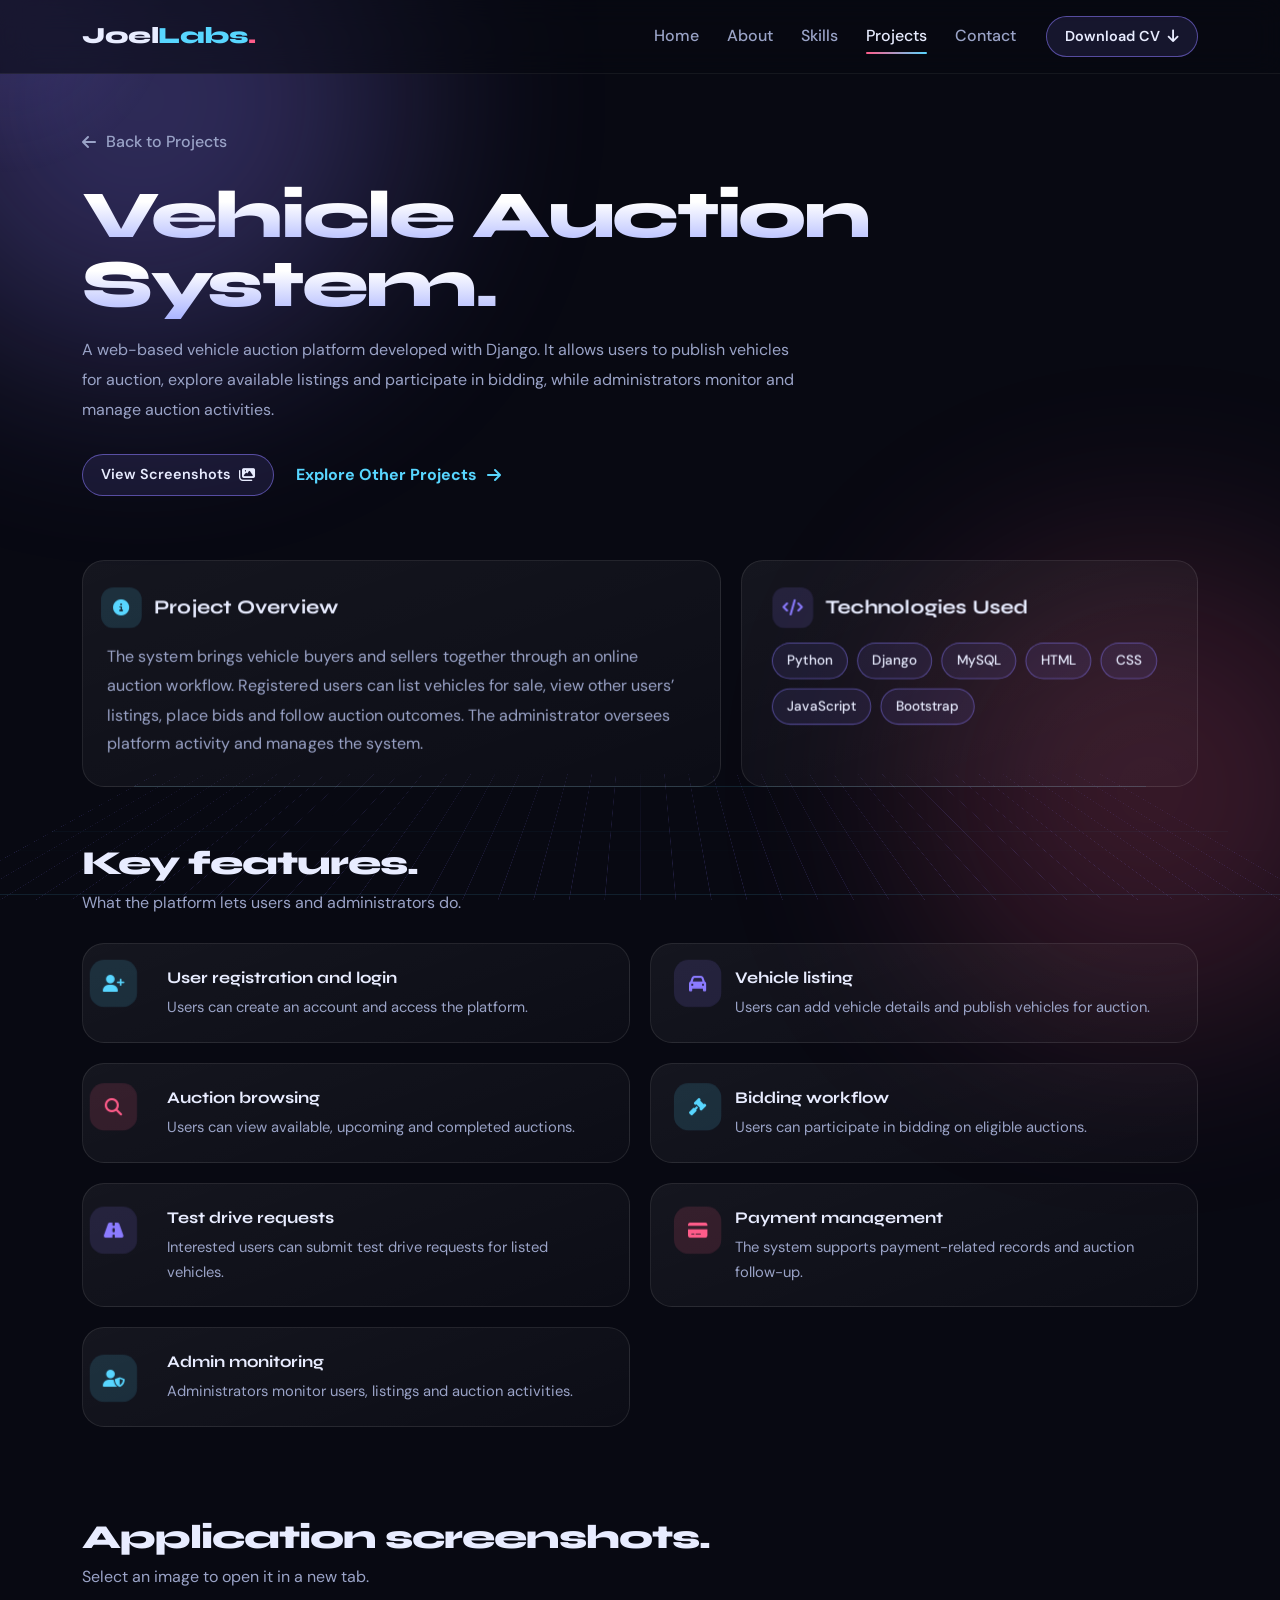
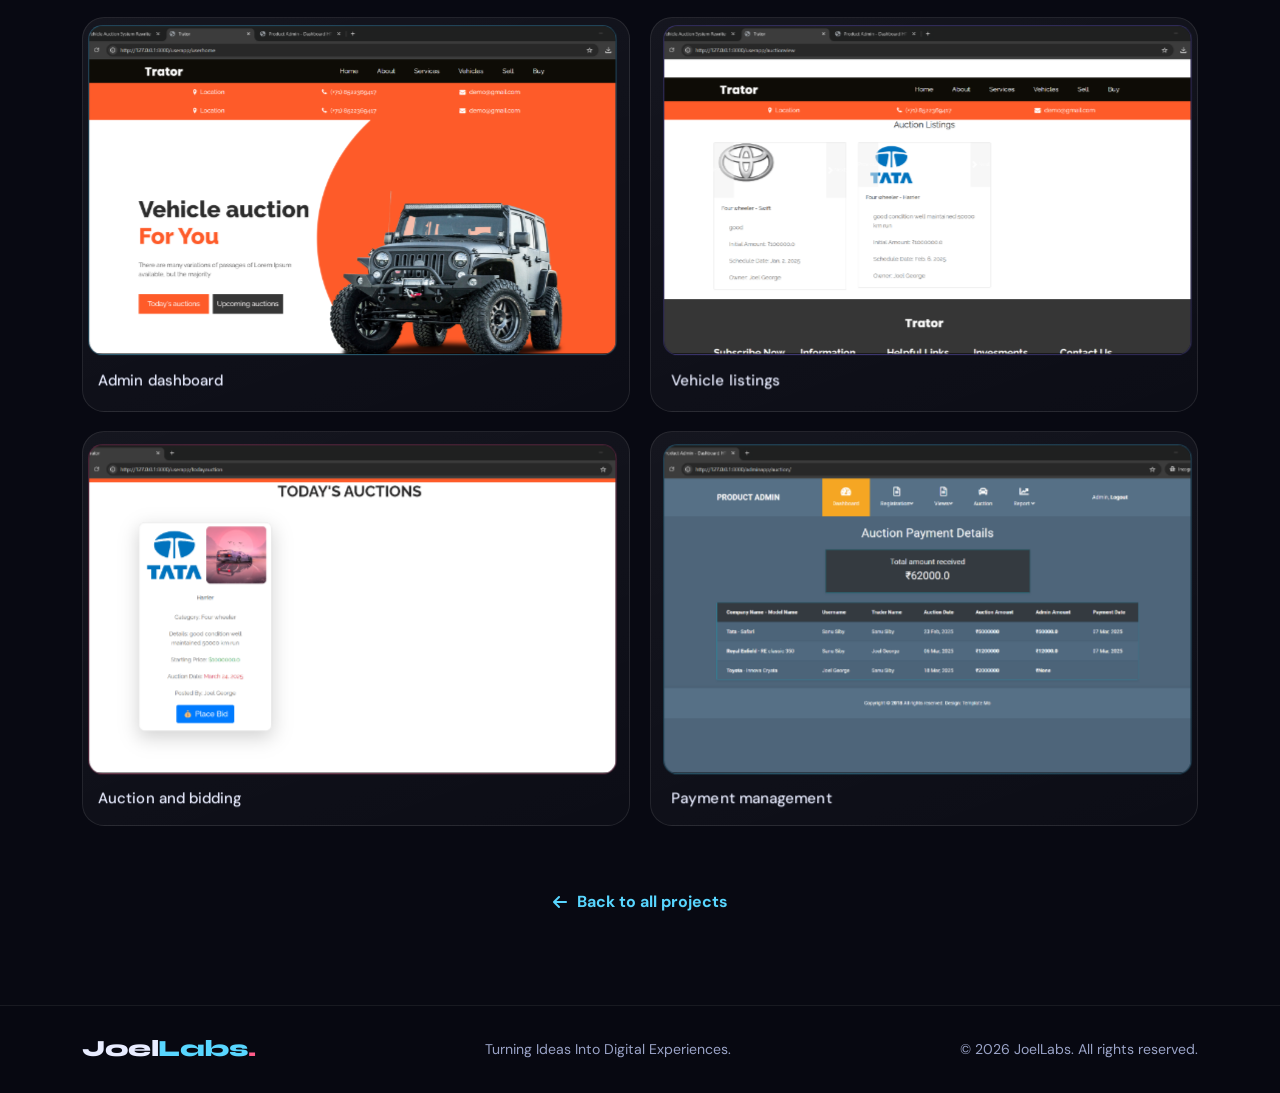
<file: auction-details.html>
<!DOCTYPE html>
<html lang="en">
<head>
<meta charset="UTF-8">
<meta name="viewport" content="width=device-width, initial-scale=1.0">
<title>Vehicle Auction System | JoelLabs</title>

<link href="https://cdn.jsdelivr.net/npm/bootstrap@5.3.3/dist/css/bootstrap.min.css" rel="stylesheet">
<link rel="stylesheet" href="https://cdnjs.cloudflare.com/ajax/libs/font-awesome/6.7.2/css/all.min.css">
<link href="https://fonts.googleapis.com/css2?family=Syne:wght@600;700;800&family=DM+Sans:wght@400;500;700&display=swap" rel="stylesheet">

<style>
:root{
  --ink:#080912; --panel:#12142a; --text:#e8ecff; --mute:#9aa3c7;
  --cyan:#58d6ff; --rose:#ff5c8a; --violet:#8b7bff;
  --display:'Syne','Segoe UI',sans-serif; --body:'DM Sans','Segoe UI',sans-serif;
}
*{box-sizing:border-box}
html{scroll-behavior:smooth}
body{margin:0; background:var(--ink); color:var(--text); font-family:var(--body); overflow-x:hidden; min-height:100vh}
a{text-decoration:none}
:focus-visible{outline:2px solid var(--cyan); outline-offset:3px; border-radius:6px}

/* Background */
.bg-glow{position:fixed; border-radius:50%; filter:blur(110px); opacity:.3; z-index:0; pointer-events:none}
.bg-glow.one{width:520px; height:520px; background:var(--violet); top:-160px; left:-120px}
.bg-glow.two{width:460px; height:460px; background:var(--rose); bottom:-120px; right:-100px; opacity:.2}
.floor-wrap{position:fixed; left:0; right:0; bottom:0; height:50vh; perspective:520px; z-index:0; pointer-events:none; opacity:.6;
  -webkit-mask-image:linear-gradient(to top,#000 5%,transparent 90%); mask-image:linear-gradient(to top,#000 5%,transparent 90%)}
.floor{position:absolute; left:-50%; width:200%; height:200%; bottom:-70%; transform:rotateX(72deg); transform-origin:bottom;
  background-image:linear-gradient(rgba(88,214,255,.32) 1px,transparent 1px),linear-gradient(90deg,rgba(139,123,255,.32) 1px,transparent 1px);
  background-size:64px 64px; animation:floorMove 6s linear infinite}
@keyframes floorMove{to{background-position:0 64px}}
.cursor-light{position:fixed; left:0; top:0; width:380px; height:380px; margin:-190px 0 0 -190px; border-radius:50%;
  background:radial-gradient(circle,rgba(139,123,255,.15),transparent 65%); z-index:0; pointer-events:none}

/* Navbar */
.navbar-custom{padding:14px 0; background:rgba(8,9,18,.6); backdrop-filter:blur(14px); -webkit-backdrop-filter:blur(14px);
  border-bottom:1px solid rgba(255,255,255,.06); z-index:20}
.navbar-brand{font-family:var(--display); font-weight:800; font-size:1.45rem; color:var(--text)!important; letter-spacing:-.02em}
.navbar-brand span{color:var(--cyan)} .navbar-brand b{color:var(--rose)}
.navbar-toggler{border:1px solid rgba(255,255,255,.18); color:var(--text); padding:7px 11px}
.navbar-toggler:focus{box-shadow:0 0 0 2px var(--cyan)}
.nav-link{color:var(--mute)!important; font-weight:500; padding:8px 14px!important; position:relative; transition:color .25s}
.nav-link:hover,.nav-link.active{color:var(--text)!important}
.nav-link.active::after{content:""; position:absolute; left:14px; right:14px; bottom:2px; height:2px; border-radius:2px;
  background:linear-gradient(90deg,var(--rose),var(--cyan))}
.nav-button{display:inline-flex; gap:8px; align-items:center; padding:9px 18px; border-radius:30px; color:var(--text);
  border:1px solid rgba(139,123,255,.55); background:rgba(139,123,255,.12); font-weight:600; font-size:.9rem; transition:.25s}
.nav-button:hover{color:#fff; background:rgba(139,123,255,.3); transform:translateY(-2px); box-shadow:0 8px 24px rgba(139,123,255,.3)}
@media(max-width:991px){.navbar-collapse{margin-top:12px; padding:14px; border-radius:16px; background:rgba(18,20,42,.95); border:1px solid rgba(255,255,255,.08)}}

/* Page header */
main{position:relative; z-index:1; padding:130px 0 90px}
.back-link{display:inline-flex; align-items:center; gap:10px; color:var(--mute); font-weight:500; transition:color .25s}
.back-link:hover{color:var(--cyan)}
.back-link i{transition:transform .25s} .back-link:hover i{transform:translateX(-5px)}
.page-title{font-family:var(--display); font-weight:800; font-size:clamp(2.3rem,5.4vw,4.2rem); letter-spacing:-.035em; line-height:1.03;
  margin:26px 0 16px; perspective:700px}
.page-title .w{display:inline-block; opacity:0; transform-origin:50% 100%;
  animation:wordIn .9s cubic-bezier(.2,.9,.25,1) forwards; animation-delay:calc(var(--i)*.1s + .1s);
  background:linear-gradient(180deg,#fff 30%,#aab4ff 100%); -webkit-background-clip:text; background-clip:text; color:transparent}
@keyframes wordIn{from{opacity:0; transform:rotateX(-95deg) translateY(24px)} to{opacity:1; transform:none}}
.lead-text{max-width:720px; color:var(--mute); line-height:1.85; margin:0}
.actions{display:flex; flex-wrap:wrap; align-items:center; gap:22px; margin:30px 0 64px}
.text-link{display:inline-flex; align-items:center; gap:10px; font-weight:700; color:var(--cyan); transition:color .25s}
.text-link:hover{color:#fff} .text-link i{transition:transform .25s} .text-link:hover i{transform:translateX(6px)}

/* Cards */
.sec-title{font-family:var(--display); font-weight:800; font-size:clamp(1.5rem,3vw,2.1rem); letter-spacing:-.03em; margin:0 0 8px}
.sec-sub{color:var(--mute); margin:0 0 28px}
.grid{display:grid; gap:20px; perspective:1300px}
.g-top{grid-template-columns:1.4fr 1fr; margin-bottom:20px}
.g-feat{grid-template-columns:repeat(2,1fr); margin-top:20px}
.g-gal{grid-template-columns:repeat(2,1fr)}
.card3d{--c:var(--cyan); position:relative; padding:28px; border-radius:22px; transform-style:preserve-3d;
  border:1px solid rgba(255,255,255,.09); background:linear-gradient(160deg,rgba(255,255,255,.055),rgba(255,255,255,.02));
  transition:transform .18s ease-out, border-color .3s, box-shadow .3s; will-change:transform}
.card3d:hover{border-color:color-mix(in srgb,var(--c) 60%,transparent); box-shadow:0 24px 50px rgba(0,0,0,.4), 0 0 40px color-mix(in srgb,var(--c) 16%,transparent)}
.card3d.violet{--c:var(--violet)} .card3d.rose{--c:var(--rose)}
.card3d h3{font-family:var(--display); font-weight:700; font-size:1.2rem; margin:0 0 14px; display:flex; align-items:center; gap:12px; transform:translateZ(24px)}
.card3d h3 i{width:40px; height:40px; display:grid; place-items:center; border-radius:12px; font-size:1rem; color:var(--c); background:color-mix(in srgb,var(--c) 14%,transparent)}
.card3d p{color:var(--mute); line-height:1.8; margin:0; transform:translateZ(10px)}
.tech-list{display:flex; flex-wrap:wrap; gap:9px; transform:translateZ(18px)}
.tech-list span{padding:7px 14px; border-radius:30px; font-size:.84rem; font-weight:500; color:var(--text);
  border:1px solid color-mix(in srgb,var(--c) 45%,transparent); background:color-mix(in srgb,var(--c) 10%,transparent)}

.feature{display:flex; gap:16px; align-items:flex-start; padding:22px}
.feature .icon{flex:0 0 46px; width:46px; height:46px; display:grid; place-items:center; border-radius:14px; font-size:1.05rem;
  color:var(--c); background:color-mix(in srgb,var(--c) 14%,transparent); transform:translateZ(36px)}
.feature strong{display:block; font-family:var(--display); font-weight:700; font-size:1.02rem; margin-bottom:5px; transform:translateZ(20px)}
.feature span.d{display:block; color:var(--mute); line-height:1.65; font-size:.92rem; transform:translateZ(8px)}
.g-feat .card3d:nth-child(3n+2){--c:var(--violet)} .g-feat .card3d:nth-child(3n){--c:var(--rose)}

/* Gallery */
.shot{padding:12px; display:block}
.shot-frame{position:relative; aspect-ratio:16/10; border-radius:14px; overflow:hidden; display:block; transform:translateZ(16px);
  background:radial-gradient(circle at 30% 20%,color-mix(in srgb,var(--c) 28%,transparent),transparent 65%),rgba(10,11,24,.7);
  border:1px solid color-mix(in srgb,var(--c) 30%,transparent)}
.shot-frame img{width:100%; height:100%; object-fit:cover; display:block; position:relative; z-index:1}
.shot-frame .ph{position:absolute; inset:0; display:grid; place-items:center; font-size:2.2rem; color:color-mix(in srgb,var(--c) 70%,transparent)}
.shot figcaption{padding:14px 8px 6px; color:var(--text); font-weight:500; font-size:.93rem; transform:translateZ(12px)}
.g-gal .card3d:nth-child(2){--c:var(--violet)} .g-gal .card3d:nth-child(3){--c:var(--rose)}

.gallery-wrap{margin-top:90px; scroll-margin-top:100px}
.bottom-link{text-align:center; margin-top:64px}

/* One 3D flip-in per group */
.js .reveal .card3d{opacity:0; transform:rotateX(-35deg) translateY(30px)}
.js .reveal.in .card3d{opacity:1; transform:none; transition:transform .8s cubic-bezier(.2,.9,.25,1) calc(var(--k,0)*.09s), opacity .8s calc(var(--k,0)*.09s)}
.js .reveal.in .card3d.tilting{transition:transform .18s ease-out, border-color .3s, box-shadow .3s}

.footer{position:relative; z-index:1; padding:26px 0; border-top:1px solid rgba(255,255,255,.07); background:rgba(8,9,18,.7); backdrop-filter:blur(10px)}
.footer p{margin:0; color:var(--mute); font-size:.88rem}

@media(max-width:991px){.g-top{grid-template-columns:1fr}}
@media(max-width:767px){.g-feat,.g-gal{grid-template-columns:1fr} main{padding-top:112px} .card3d{padding:22px} .actions{margin-bottom:48px}}
@media(prefers-reduced-motion:reduce){
  *,*::before,*::after{animation-duration:.01ms!important; animation-iteration-count:1!important; transition-duration:.01ms!important}
  .page-title .w{opacity:1}
  .js .reveal .card3d{opacity:1; transform:none}
}
</style>
</head>
<body>
<script>document.documentElement.classList.add('js');</script>

<div class="bg-glow one"></div>
<div class="bg-glow two"></div>
<div class="floor-wrap" aria-hidden="true"><div class="floor"></div></div>
<div class="cursor-light" id="cursorLight" aria-hidden="true"></div>

<nav class="navbar navbar-expand-lg fixed-top navbar-custom">
  <div class="container">
    <a class="navbar-brand" href="index.html">Joel<span>Labs</span><b>.</b></a>
    <button class="navbar-toggler" type="button" data-bs-toggle="collapse" data-bs-target="#navbarMenu" aria-label="Toggle navigation">
      <i class="fas fa-bars"></i>
    </button>
    <div class="collapse navbar-collapse" id="navbarMenu">
      <ul class="navbar-nav ms-auto align-items-lg-center">
        <li class="nav-item"><a class="nav-link" href="index.html">Home</a></li>
        <li class="nav-item"><a class="nav-link" href="about.html">About</a></li>
        <li class="nav-item"><a class="nav-link" href="skills.html">Skills</a></li>
        <li class="nav-item"><a class="nav-link active" href="projects.html">Projects</a></li>
        <li class="nav-item"><a class="nav-link" href="contact.html">Contact</a></li>
        <li class="nav-item ms-lg-3"><a href="Assets/documents/Joel-George-Resume.pdf" class="nav-button" target="_blank" rel="noopener">Download CV <i class="fas fa-arrow-down"></i></a></li>
      </ul>
    </div>
  </div>
</nav>

<main>
<div class="container">

  <a class="back-link" href="projects.html"><i class="fas fa-arrow-left"></i>Back to Projects</a>

  <h1 class="page-title" aria-label="Vehicle Auction System.">
    <span class="w" style="--i:0">Vehicle</span> <span class="w" style="--i:1">Auction</span> <span class="w" style="--i:2">System.</span>
  </h1>
  <p class="lead-text">A web-based vehicle auction platform developed with Django. It allows users to publish vehicles for auction, explore available listings and participate in bidding, while administrators monitor and manage auction activities.</p>
  <div class="actions">
    <a href="#screenshots" class="nav-button">View Screenshots <i class="fas fa-images"></i></a>
    <a href="projects.html" class="text-link">Explore Other Projects <i class="fas fa-arrow-right"></i></a>
  </div>

  <div class="grid g-top reveal">
    <article class="card3d" data-tilt>
      <h3><i class="fas fa-circle-info"></i>Project Overview</h3>
      <p>The system brings vehicle buyers and sellers together through an online auction workflow. Registered users can list vehicles for sale, view other users’ listings, place bids and follow auction outcomes. The administrator oversees platform activity and manages the system.</p>
    </article>
    <article class="card3d violet" data-tilt>
      <h3><i class="fas fa-code"></i>Technologies Used</h3>
      <div class="tech-list">
        <span>Python</span><span>Django</span><span>MySQL</span><span>HTML</span><span>CSS</span><span>JavaScript</span><span>Bootstrap</span>
      </div>
    </article>
  </div>

  <h2 class="sec-title" style="margin-top:56px">Key features.</h2>
  <p class="sec-sub">What the platform lets users and administrators do.</p>
  <div class="grid g-feat reveal" style="margin-top:0">
    <article class="card3d feature" data-tilt>
      <div class="icon"><i class="fas fa-user-plus"></i></div>
      <div><strong>User registration and login</strong><span class="d">Users can create an account and access the platform.</span></div>
    </article>
    <article class="card3d feature" data-tilt>
      <div class="icon"><i class="fas fa-car"></i></div>
      <div><strong>Vehicle listing</strong><span class="d">Users can add vehicle details and publish vehicles for auction.</span></div>
    </article>
    <article class="card3d feature" data-tilt>
      <div class="icon"><i class="fas fa-magnifying-glass"></i></div>
      <div><strong>Auction browsing</strong><span class="d">Users can view available, upcoming and completed auctions.</span></div>
    </article>
    <article class="card3d feature" data-tilt>
      <div class="icon"><i class="fas fa-gavel"></i></div>
      <div><strong>Bidding workflow</strong><span class="d">Users can participate in bidding on eligible auctions.</span></div>
    </article>
    <article class="card3d feature" data-tilt>
      <div class="icon"><i class="fas fa-road"></i></div>
      <div><strong>Test drive requests</strong><span class="d">Interested users can submit test drive requests for listed vehicles.</span></div>
    </article>
    <article class="card3d feature" data-tilt>
      <div class="icon"><i class="fas fa-credit-card"></i></div>
      <div><strong>Payment management</strong><span class="d">The system supports payment-related records and auction follow-up.</span></div>
    </article>
    <article class="card3d feature" data-tilt>
      <div class="icon"><i class="fas fa-user-shield"></i></div>
      <div><strong>Admin monitoring</strong><span class="d">Administrators monitor users, listings and auction activities.</span></div>
    </article>
  </div>

  <div id="screenshots" class="gallery-wrap">
    <h2 class="sec-title">Application screenshots.</h2>
    <p class="sec-sub">Select an image to open it in a new tab.</p>
    <div class="grid g-gal reveal">

      <figure class="card3d shot" data-tilt style="margin:0">
        <a class="shot-frame" href="Assets/Images/projects/auction/dashboard.png" target="_blank" rel="noopener">
          <span class="ph"><i class="fas fa-image"></i></span>
          <img src="Assets/Images/projects/auction/dashboard.png" alt="Admin dashboard" loading="lazy" onerror="this.style.display='none'">
        </a>
        <figcaption>Admin dashboard</figcaption>
      </figure>

      <figure class="card3d shot" data-tilt style="margin:0">
        <a class="shot-frame" href="Assets/Images/projects/auction/vehicle-list.png" target="_blank" rel="noopener">
          <span class="ph"><i class="fas fa-image"></i></span>
          <img src="Assets/Images/projects/auction/vehicle-list.png" alt="Vehicle listings" loading="lazy" onerror="this.style.display='none'">
        </a>
        <figcaption>Vehicle listings</figcaption>
      </figure>

      <figure class="card3d shot" data-tilt style="margin:0">
        <a class="shot-frame" href="Assets/Images/projects/auction/bidding.png" target="_blank" rel="noopener">
          <span class="ph"><i class="fas fa-image"></i></span>
          <img src="Assets/Images/projects/auction/bidding.png" alt="Auction and bidding" loading="lazy" onerror="this.style.display='none'">
        </a>
        <figcaption>Auction and bidding</figcaption>
      </figure>

      <figure class="card3d shot" data-tilt style="margin:0">
        <a class="shot-frame" href="Assets/Images/projects/auction/payment.png" target="_blank" rel="noopener">
          <span class="ph"><i class="fas fa-image"></i></span>
          <img src="Assets/Images/projects/auction/payment.png" alt="Payment management" loading="lazy" onerror="this.style.display='none'">
        </a>
        <figcaption>Payment management</figcaption>
      </figure>

    </div>
  </div>

  <div class="bottom-link">
    <a href="projects.html" class="text-link"><i class="fas fa-arrow-left"></i>Back to all projects</a>
  </div>

</div>
</main>

<footer class="footer">
  <div class="container">
    <div class="d-flex flex-wrap justify-content-between align-items-center gap-3">
      <a class="navbar-brand" href="index.html">Joel<span>Labs</span><b>.</b></a>
      <p>Turning Ideas Into Digital Experiences.</p>
      <p>© <span id="current-year"></span> JoelLabs. All rights reserved.</p>
    </div>
  </div>
</footer>

<script src="https://cdn.jsdelivr.net/npm/bootstrap@5.3.3/dist/js/bootstrap.bundle.min.js"></script>
<script>
(function(){
  var reduce = window.matchMedia('(prefers-reduced-motion: reduce)').matches;
  var fine = window.matchMedia('(hover: hover) and (pointer: fine)').matches;
  document.getElementById('current-year').textContent = new Date().getFullYear();

  var light = document.getElementById('cursorLight');
  window.addEventListener('pointermove', function(e){
    light.style.transform = 'translate(' + e.clientX + 'px,' + e.clientY + 'px)';
  }, {passive:true});

  document.querySelectorAll('.reveal').forEach(function(g){
    g.querySelectorAll('.card3d').forEach(function(c, i){ c.style.setProperty('--k', i); });
  });
  function markTilt(g){ g.querySelectorAll('.card3d').forEach(function(c){ c.classList.add('tilting'); }); }
  if('IntersectionObserver' in window && !reduce){
    var io = new IntersectionObserver(function(entries){
      entries.forEach(function(en){
        if(en.isIntersecting){
          en.target.classList.add('in'); io.unobserve(en.target);
          setTimeout(function(){ markTilt(en.target); }, 1400);
        }
      });
    }, {threshold:.1});
    document.querySelectorAll('.reveal').forEach(function(g){ io.observe(g); });
  } else {
    document.querySelectorAll('.reveal').forEach(function(g){ g.classList.add('in'); markTilt(g); });
  }

  if(reduce || !fine) return;
  document.querySelectorAll('[data-tilt]').forEach(function(card){
    card.addEventListener('pointermove', function(e){
      var b = card.getBoundingClientRect();
      var x = (e.clientX - b.left) / b.width - .5, y = (e.clientY - b.top) / b.height - .5;
      card.classList.add('tilting');
      card.style.transform = 'rotateX(' + (-y * 9) + 'deg) rotateY(' + (x * 11) + 'deg) translateZ(8px)';
    });
    card.addEventListener('pointerleave', function(){ card.style.transform = ''; });
  });
})();
</script>
</body>
</html>
</file>
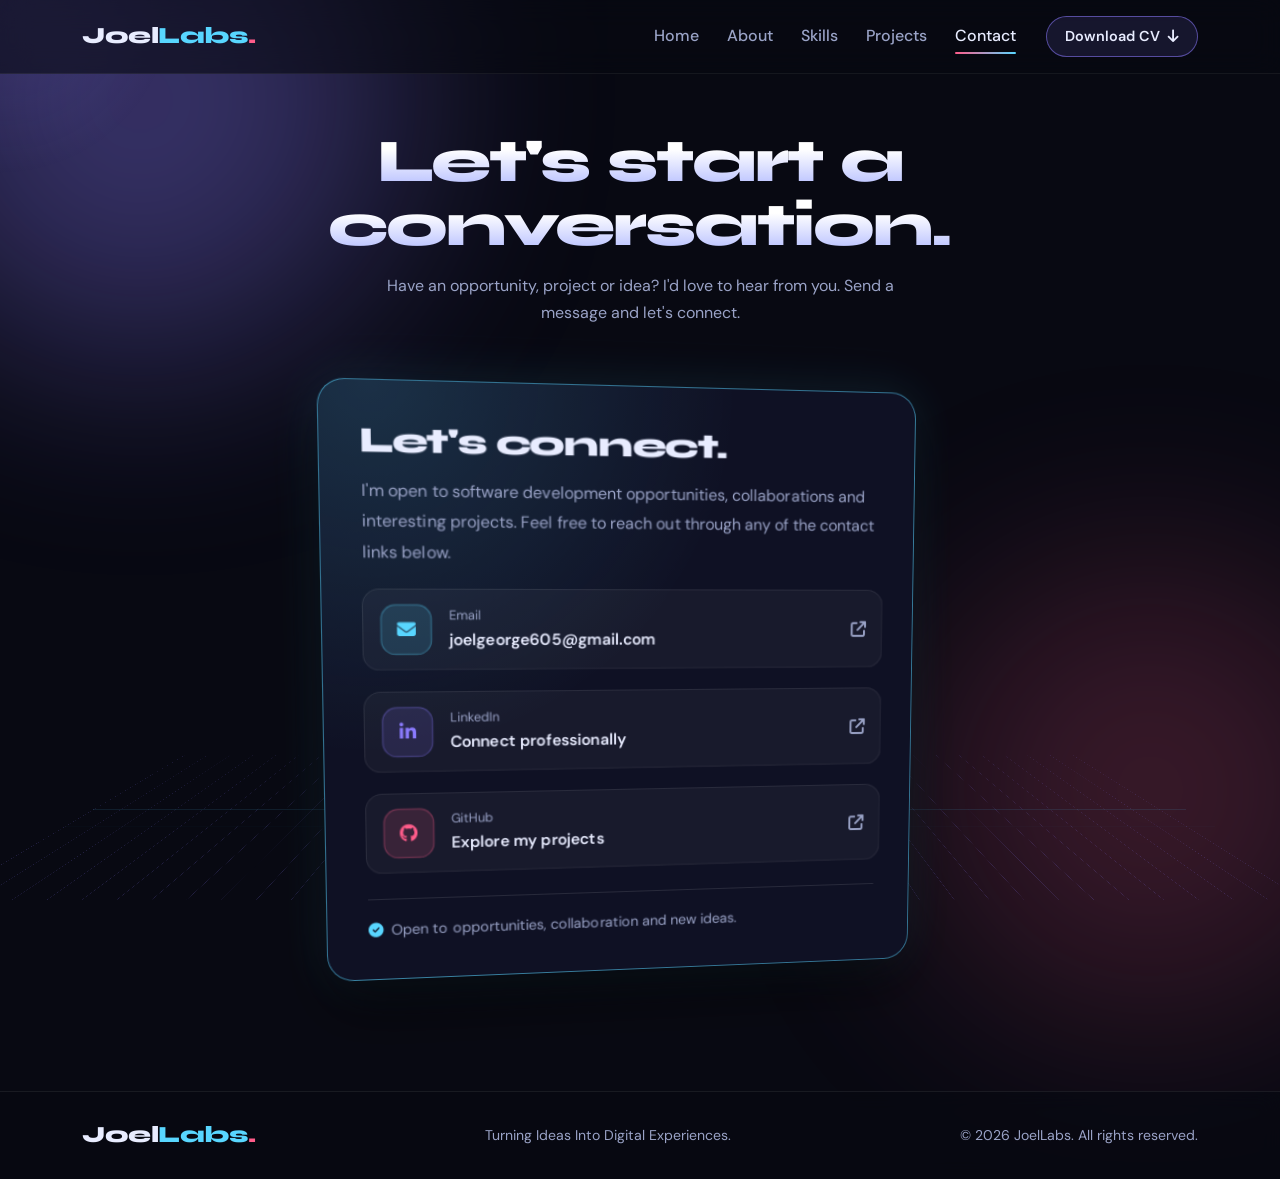
<file: contact.html>
<!DOCTYPE html>
<html lang="en">
<head>
<meta charset="UTF-8">
<meta name="viewport" content="width=device-width, initial-scale=1.0">
<meta name="description" content="Contact Joel George — reach out via email, LinkedIn or GitHub. Open to software development opportunities, collaborations and interesting projects.">
<meta property="og:title" content="Contact | JoelLabs">
<meta property="og:description" content="Let's start a conversation. Joel George is open to opportunities, collaboration and new ideas.">
<meta property="og:type" content="website">
<title>Contact | JoelLabs</title>
<link rel="icon" href="data:image/svg+xml,<svg xmlns='http://www.w3.org/2000/svg' viewBox='0 0 100 100'><text y='.9em' font-size='90'>⚡</text></svg>">
<link rel="canonical" href="contact.html">

<link rel="preconnect" href="https://fonts.googleapis.com">
<link rel="preconnect" href="https://fonts.gstatic.com" crossorigin>
<link href="https://cdn.jsdelivr.net/npm/bootstrap@5.3.3/dist/css/bootstrap.min.css" rel="stylesheet">
<link rel="stylesheet" href="https://cdnjs.cloudflare.com/ajax/libs/font-awesome/6.7.2/css/all.min.css">
<link href="https://fonts.googleapis.com/css2?family=Syne:wght@600;700;800&family=DM+Sans:wght@400;500;700&display=swap" rel="stylesheet">
<link rel="stylesheet" href="Assets/css/style.css">

<style>
/* ---- Contact page-specific styles only ---- */

/* Centered page title */
.page-title { text-align: center; }
.page-subtitle { text-align: center; margin: 0 auto 64px; }

/* Contact card: layered plates, tilts with the pointer */
.contact-scene {
  perspective: 1200px; max-width: 620px; margin: 0 auto; padding: 0 26px 26px 0;
}
.contact-rig { position: relative; transform-style: preserve-3d; will-change: transform; }

/* Layered decorative plates (uses shared .plate class) */
.plate.back {
  border-color: rgba(255,92,138,.5);
  background: linear-gradient(145deg, rgba(255,92,138,.18), transparent);
  transform: translateZ(-60px) translate(24px, 24px);
}
.plate.mid {
  border-color: rgba(139,123,255,.55);
  background: linear-gradient(145deg, rgba(139,123,255,.2), transparent);
  transform: translateZ(-30px) translate(12px, 12px);
}

/* Main card */
.contact-card {
  position: relative; padding: clamp(26px, 4vw, 40px); border-radius: 26px;
  transform-style: preserve-3d;
  border: 1px solid rgba(88,214,255,.5);
  background: radial-gradient(circle at 8% 0%, rgba(88,214,255,.16), transparent 45%), #0f1124;
  box-shadow: 0 30px 60px rgba(0,0,0,.5), 0 0 50px rgba(88,214,255,.12);
}
.contact-card h3 {
  font-family: var(--display); font-weight: 800;
  font-size: clamp(1.6rem, 3vw, 2.1rem); letter-spacing: -.03em;
  margin: 0 0 12px; transform: translateZ(26px);
}
.contact-intro-text { color: var(--mute); line-height: 1.8; margin: 0 0 10px; transform: translateZ(10px); }

/* Contact method rows */
.contact-method {
  --c: var(--cyan);
  display: flex; align-items: center; gap: 16px; margin-top: 20px;
  padding: 14px 16px; border-radius: 16px;
  border: 1px solid rgba(255,255,255,.08); background: rgba(255,255,255,.035);
  color: var(--text); transform: translateZ(24px);
  transition: transform .25s, border-color .25s, background .25s, box-shadow .25s;
}
.contact-method:nth-of-type(2) { --c: var(--violet); }
.contact-method:nth-of-type(3) { --c: var(--rose); }
.contact-method:hover {
  color: #fff; transform: translateZ(44px);
  border-color: color-mix(in srgb, var(--c) 65%, transparent);
  background: color-mix(in srgb, var(--c) 10%, transparent);
  box-shadow: 0 14px 30px rgba(0,0,0,.35);
}
.contact-method-icon {
  width: 48px; height: 48px; flex: 0 0 48px; display: grid; place-items: center;
  border-radius: 14px; font-size: 1.1rem; color: var(--c);
  background: color-mix(in srgb, var(--c) 14%, transparent);
  border: 1px solid color-mix(in srgb, var(--c) 40%, transparent);
}
.contact-method small    { display: block; color: var(--mute); margin-bottom: 2px; font-size: .78rem; }
.contact-method strong   { font-weight: 600; overflow-wrap: anywhere; font-size: .97rem; }
.contact-method .go      { margin-left: auto; color: var(--mute); transition: transform .25s, color .25s; }
.contact-method:hover .go{ transform: translate(3px, -3px); color: var(--c); }

.contact-note { margin-top: 28px; padding-top: 20px; border-top: 1px solid rgba(255,255,255,.1); color: var(--mute); font-size: .9rem; transform: translateZ(8px); }
.contact-note i { color: var(--cyan); margin-right: 8px; }

/* Responsive plate offsets — shared style.css handles ≤575px override */
@media (max-width: 575px) {
  .contact-scene { padding: 0 14px 14px 0; }
  /* plate overrides handled by shared style.css */
}
</style>
</head>
<body>
<script>document.documentElement.classList.add('js');</script>

<div class="bg-glow one"></div>
<div class="bg-glow two"></div>
<div class="floor-wrap" aria-hidden="true"><div class="floor"></div></div>
<div class="cursor-light" id="cursorLight" aria-hidden="true"></div>

<!-- NAVBAR -->
<nav class="navbar navbar-expand-lg fixed-top navbar-custom">
  <div class="container">
    <a class="navbar-brand" href="index.html">Joel<span>Labs</span><b>.</b></a>
    <button class="navbar-toggler" type="button" data-bs-toggle="collapse" data-bs-target="#navbarMenu" aria-label="Toggle navigation">
      <i class="fas fa-bars"></i>
    </button>
    <div class="collapse navbar-collapse" id="navbarMenu">
      <ul class="navbar-nav ms-auto align-items-lg-center">
        <li class="nav-item"><a class="nav-link" href="index.html">Home</a></li>
        <li class="nav-item"><a class="nav-link" href="about.html">About</a></li>
        <li class="nav-item"><a class="nav-link" href="skills.html">Skills</a></li>
        <li class="nav-item"><a class="nav-link" href="projects.html">Projects</a></li>
        <li class="nav-item"><a class="nav-link active" href="contact.html">Contact</a></li>
        <li class="nav-item ms-lg-3">
          <a href="Assets/documents/Joel-George-Resume.pdf" class="nav-button" target="_blank" rel="noopener">Download CV <i class="fas fa-arrow-down"></i></a>
        </li>
      </ul>
    </div>
  </div>
</nav>

<main>
<div class="container">

  <h1 class="page-title" aria-label="Let's start a conversation.">
    <span class="w" style="--i:0">Let's</span> <span class="w" style="--i:1">start</span>
    <span class="w" style="--i:2">a</span> <span class="w" style="--i:3">conversation.</span>
  </h1>
  <p class="page-subtitle">Have an opportunity, project or idea? I'd love to hear from you. Send a message and let's connect.</p>

  <div class="contact-scene" id="contactScene">
    <div class="contact-rig" id="contactRig">
      <div class="plate back"></div>
      <div class="plate mid"></div>
      <div class="contact-card">
        <h3>Let's connect.</h3>
        <p class="contact-intro-text">
          I'm open to software development opportunities, collaborations and interesting projects.
          Feel free to reach out through any of the contact links below.
        </p>

        <a class="contact-method" href="mailto:joelgeorge605@gmail.com">
          <span class="contact-method-icon"><i class="fas fa-envelope"></i></span>
          <span><small>Email</small><strong>joelgeorge605@gmail.com</strong></span>
          <i class="fas fa-arrow-up-right-from-square go"></i>
        </a>

        <a class="contact-method" href="https://www.linkedin.com/in/joel-george-33613733a" target="_blank" rel="noopener noreferrer">
          <span class="contact-method-icon"><i class="fab fa-linkedin-in"></i></span>
          <span><small>LinkedIn</small><strong>Connect professionally</strong></span>
          <i class="fas fa-arrow-up-right-from-square go"></i>
        </a>

        <a class="contact-method" href="https://github.com/joelgeorge605-wq" target="_blank" rel="noopener noreferrer">
          <span class="contact-method-icon"><i class="fab fa-github"></i></span>
          <span><small>GitHub</small><strong>Explore my projects</strong></span>
          <i class="fas fa-arrow-up-right-from-square go"></i>
        </a>

        <div class="contact-note"><i class="fas fa-circle-check"></i>Open to opportunities, collaboration and new ideas.</div>
      </div>
    </div>
  </div>

</div>
</main>

<footer class="footer">
  <div class="container">
    <div class="d-flex flex-wrap justify-content-between align-items-center gap-3">
      <a class="navbar-brand" href="index.html">Joel<span>Labs</span><b>.</b></a>
      <p>Turning Ideas Into Digital Experiences.</p>
      <p>© <span id="current-year"></span> JoelLabs. All rights reserved.</p>
    </div>
  </div>
</footer>

<script src="https://cdn.jsdelivr.net/npm/bootstrap@5.3.3/dist/js/bootstrap.bundle.min.js"></script>
<script src="Assets/javascript/script.js"></script>
<script>
/* ---- Contact page-specific: pointer tilt on the contact card ---- */
(function(){
  var reduce = window.matchMedia('(prefers-reduced-motion: reduce)').matches;
  var fine   = window.matchMedia('(hover: hover) and (pointer: fine)').matches;

  var scene = document.getElementById('contactScene'), rig = document.getElementById('contactRig');
  var tx = -4, ty = 8, cx = -4, cy = 8;

  /* Always apply a resting tilt so the layered plates are visible */
  rig.style.transform = 'rotateX(-4deg) rotateY(8deg)';

  if(reduce || !fine) return;

  scene.addEventListener('pointermove', function(e){
    var b = scene.getBoundingClientRect();
    ty = ((e.clientX - b.left) / b.width - .5) * 26;
    tx = -((e.clientY - b.top) / b.height - .5) * 20;
  });
  scene.addEventListener('pointerleave', function(){ tx = -4; ty = 8; });
  (function loop(){
    cx += (tx - cx) * .08; cy += (ty - cy) * .08;
    rig.style.transform = 'rotateX(' + cx + 'deg) rotateY(' + cy + 'deg)';
    requestAnimationFrame(loop);
  })();
})();
</script>
</body>
</html>
</file>
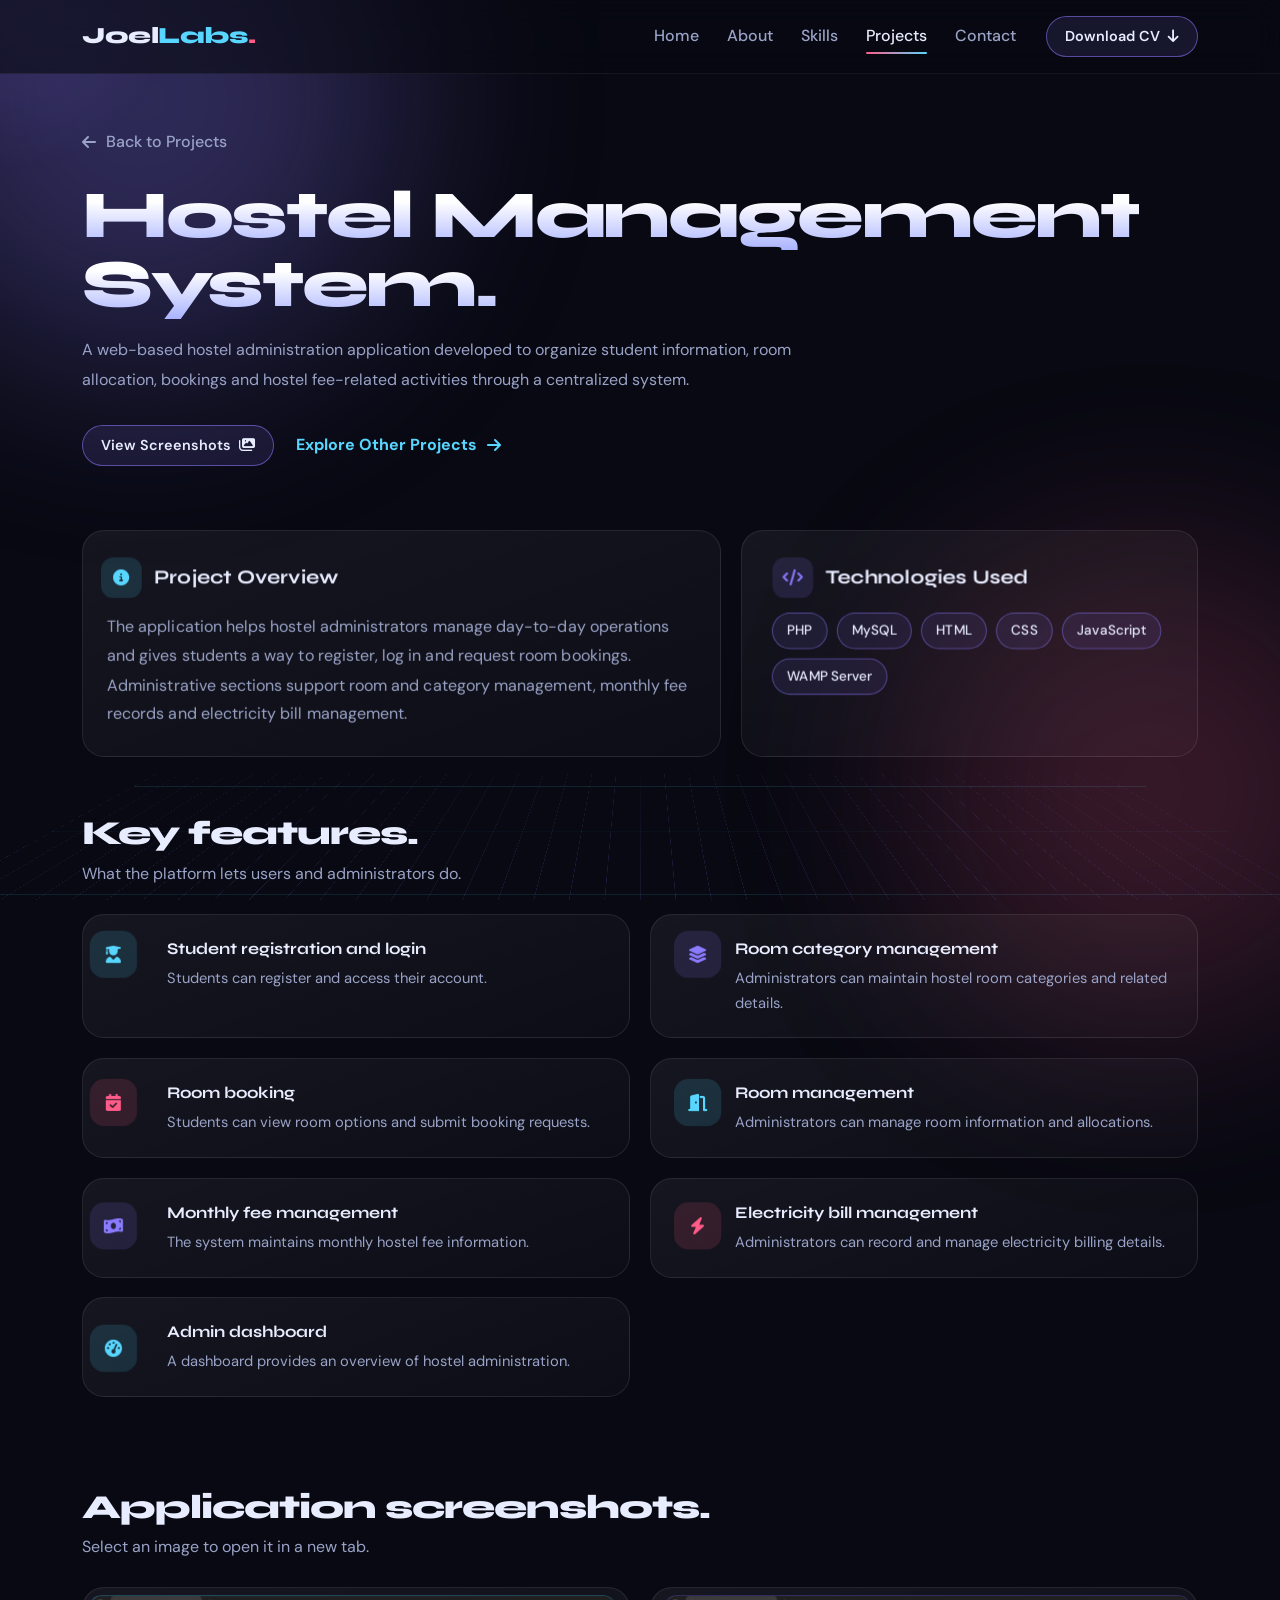
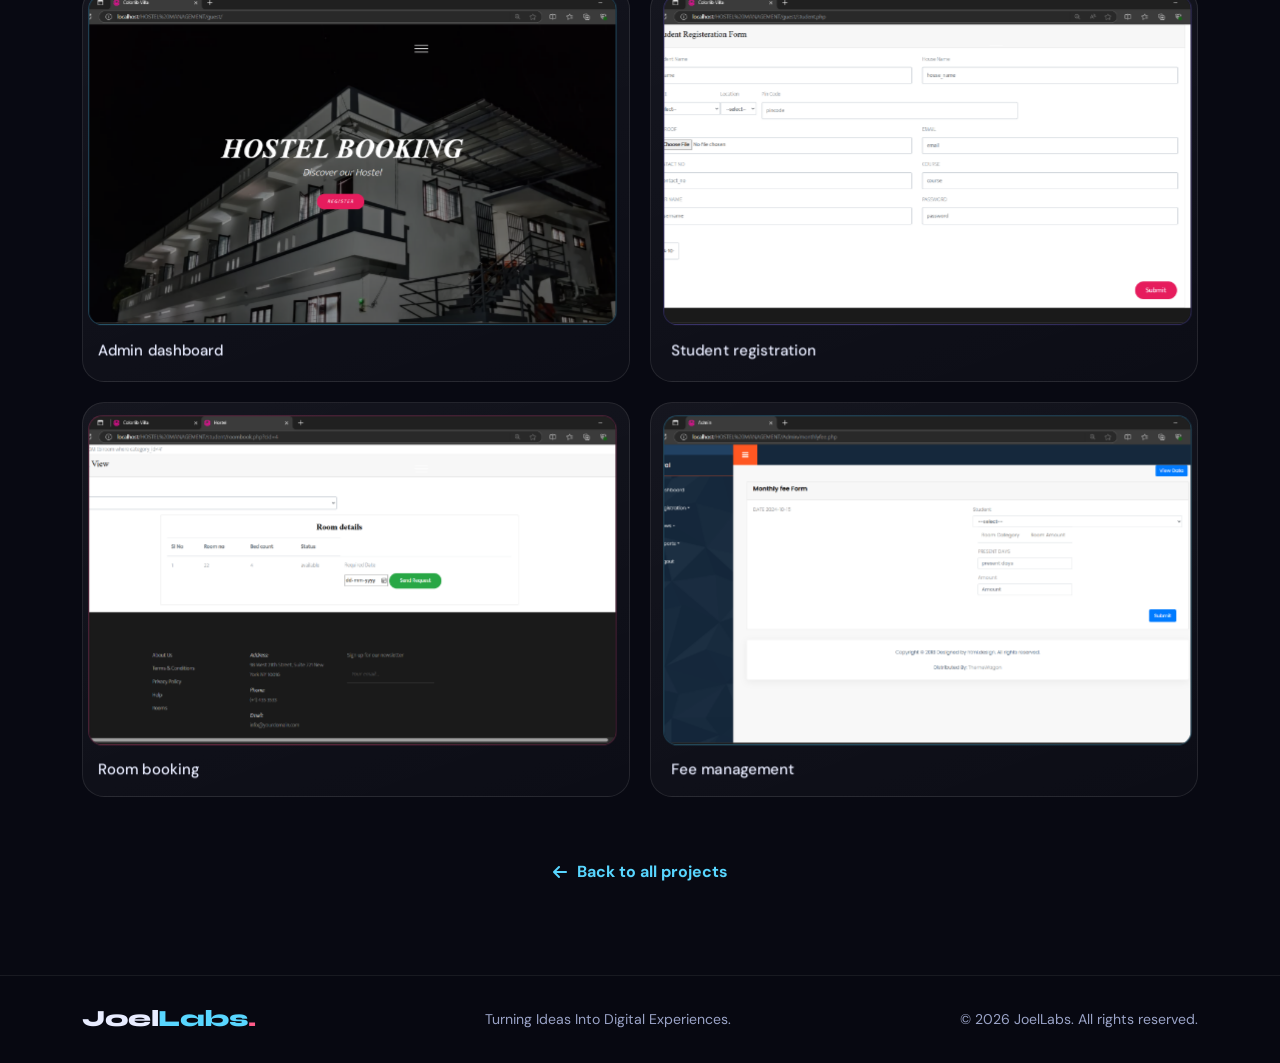
<file: hostel-details.html>
<!DOCTYPE html>
<html lang="en">
<head>
<meta charset="UTF-8">
<meta name="viewport" content="width=device-width, initial-scale=1.0">
<title>Hostel Management System | JoelLabs</title>

<link href="https://cdn.jsdelivr.net/npm/bootstrap@5.3.3/dist/css/bootstrap.min.css" rel="stylesheet">
<link rel="stylesheet" href="https://cdnjs.cloudflare.com/ajax/libs/font-awesome/6.7.2/css/all.min.css">
<link href="https://fonts.googleapis.com/css2?family=Syne:wght@600;700;800&family=DM+Sans:wght@400;500;700&display=swap" rel="stylesheet">

<style>
:root{
  --ink:#080912; --panel:#12142a; --text:#e8ecff; --mute:#9aa3c7;
  --cyan:#58d6ff; --rose:#ff5c8a; --violet:#8b7bff;
  --display:'Syne','Segoe UI',sans-serif; --body:'DM Sans','Segoe UI',sans-serif;
}
*{box-sizing:border-box}
html{scroll-behavior:smooth}
body{margin:0; background:var(--ink); color:var(--text); font-family:var(--body); overflow-x:hidden; min-height:100vh}
a{text-decoration:none}
:focus-visible{outline:2px solid var(--cyan); outline-offset:3px; border-radius:6px}

/* Background */
.bg-glow{position:fixed; border-radius:50%; filter:blur(110px); opacity:.3; z-index:0; pointer-events:none}
.bg-glow.one{width:520px; height:520px; background:var(--violet); top:-160px; left:-120px}
.bg-glow.two{width:460px; height:460px; background:var(--rose); bottom:-120px; right:-100px; opacity:.2}
.floor-wrap{position:fixed; left:0; right:0; bottom:0; height:50vh; perspective:520px; z-index:0; pointer-events:none; opacity:.6;
  -webkit-mask-image:linear-gradient(to top,#000 5%,transparent 90%); mask-image:linear-gradient(to top,#000 5%,transparent 90%)}
.floor{position:absolute; left:-50%; width:200%; height:200%; bottom:-70%; transform:rotateX(72deg); transform-origin:bottom;
  background-image:linear-gradient(rgba(88,214,255,.32) 1px,transparent 1px),linear-gradient(90deg,rgba(139,123,255,.32) 1px,transparent 1px);
  background-size:64px 64px; animation:floorMove 6s linear infinite}
@keyframes floorMove{to{background-position:0 64px}}
.cursor-light{position:fixed; left:0; top:0; width:380px; height:380px; margin:-190px 0 0 -190px; border-radius:50%;
  background:radial-gradient(circle,rgba(139,123,255,.15),transparent 65%); z-index:0; pointer-events:none}

/* Navbar */
.navbar-custom{padding:14px 0; background:rgba(8,9,18,.6); backdrop-filter:blur(14px); -webkit-backdrop-filter:blur(14px);
  border-bottom:1px solid rgba(255,255,255,.06); z-index:20}
.navbar-brand{font-family:var(--display); font-weight:800; font-size:1.45rem; color:var(--text)!important; letter-spacing:-.02em}
.navbar-brand span{color:var(--cyan)} .navbar-brand b{color:var(--rose)}
.navbar-toggler{border:1px solid rgba(255,255,255,.18); color:var(--text); padding:7px 11px}
.navbar-toggler:focus{box-shadow:0 0 0 2px var(--cyan)}
.nav-link{color:var(--mute)!important; font-weight:500; padding:8px 14px!important; position:relative; transition:color .25s}
.nav-link:hover,.nav-link.active{color:var(--text)!important}
.nav-link.active::after{content:""; position:absolute; left:14px; right:14px; bottom:2px; height:2px; border-radius:2px;
  background:linear-gradient(90deg,var(--rose),var(--cyan))}
.nav-button{display:inline-flex; gap:8px; align-items:center; padding:9px 18px; border-radius:30px; color:var(--text);
  border:1px solid rgba(139,123,255,.55); background:rgba(139,123,255,.12); font-weight:600; font-size:.9rem; transition:.25s}
.nav-button:hover{color:#fff; background:rgba(139,123,255,.3); transform:translateY(-2px); box-shadow:0 8px 24px rgba(139,123,255,.3)}
@media(max-width:991px){.navbar-collapse{margin-top:12px; padding:14px; border-radius:16px; background:rgba(18,20,42,.95); border:1px solid rgba(255,255,255,.08)}}

/* Page header */
main{position:relative; z-index:1; padding:130px 0 90px}
.back-link{display:inline-flex; align-items:center; gap:10px; color:var(--mute); font-weight:500; transition:color .25s}
.back-link:hover{color:var(--cyan)}
.back-link i{transition:transform .25s} .back-link:hover i{transform:translateX(-5px)}
.page-title{font-family:var(--display); font-weight:800; font-size:clamp(2.3rem,5.4vw,4.2rem); letter-spacing:-.035em; line-height:1.03;
  margin:26px 0 16px; perspective:700px}
.page-title .w{display:inline-block; opacity:0; transform-origin:50% 100%;
  animation:wordIn .9s cubic-bezier(.2,.9,.25,1) forwards; animation-delay:calc(var(--i)*.1s + .1s);
  background:linear-gradient(180deg,#fff 30%,#aab4ff 100%); -webkit-background-clip:text; background-clip:text; color:transparent}
@keyframes wordIn{from{opacity:0; transform:rotateX(-95deg) translateY(24px)} to{opacity:1; transform:none}}
.lead-text{max-width:720px; color:var(--mute); line-height:1.85; margin:0}
.actions{display:flex; flex-wrap:wrap; align-items:center; gap:22px; margin:30px 0 64px}
.text-link{display:inline-flex; align-items:center; gap:10px; font-weight:700; color:var(--cyan); transition:color .25s}
.text-link:hover{color:#fff} .text-link i{transition:transform .25s} .text-link:hover i{transform:translateX(6px)}

/* Cards */
.sec-title{font-family:var(--display); font-weight:800; font-size:clamp(1.5rem,3vw,2.1rem); letter-spacing:-.03em; margin:0 0 8px}
.sec-sub{color:var(--mute); margin:0 0 28px}
.grid{display:grid; gap:20px; perspective:1300px}
.g-top{grid-template-columns:1.4fr 1fr; margin-bottom:20px}
.g-feat{grid-template-columns:repeat(2,1fr); margin-top:20px}
.g-gal{grid-template-columns:repeat(2,1fr)}
.card3d{--c:var(--cyan); position:relative; padding:28px; border-radius:22px; transform-style:preserve-3d;
  border:1px solid rgba(255,255,255,.09); background:linear-gradient(160deg,rgba(255,255,255,.055),rgba(255,255,255,.02));
  transition:transform .18s ease-out, border-color .3s, box-shadow .3s; will-change:transform}
.card3d:hover{border-color:color-mix(in srgb,var(--c) 60%,transparent); box-shadow:0 24px 50px rgba(0,0,0,.4), 0 0 40px color-mix(in srgb,var(--c) 16%,transparent)}
.card3d.violet{--c:var(--violet)} .card3d.rose{--c:var(--rose)}
.card3d h3{font-family:var(--display); font-weight:700; font-size:1.2rem; margin:0 0 14px; display:flex; align-items:center; gap:12px; transform:translateZ(24px)}
.card3d h3 i{width:40px; height:40px; display:grid; place-items:center; border-radius:12px; font-size:1rem; color:var(--c); background:color-mix(in srgb,var(--c) 14%,transparent)}
.card3d p{color:var(--mute); line-height:1.8; margin:0; transform:translateZ(10px)}
.tech-list{display:flex; flex-wrap:wrap; gap:9px; transform:translateZ(18px)}
.tech-list span{padding:7px 14px; border-radius:30px; font-size:.84rem; font-weight:500; color:var(--text);
  border:1px solid color-mix(in srgb,var(--c) 45%,transparent); background:color-mix(in srgb,var(--c) 10%,transparent)}

.feature{display:flex; gap:16px; align-items:flex-start; padding:22px}
.feature .icon{flex:0 0 46px; width:46px; height:46px; display:grid; place-items:center; border-radius:14px; font-size:1.05rem;
  color:var(--c); background:color-mix(in srgb,var(--c) 14%,transparent); transform:translateZ(36px)}
.feature strong{display:block; font-family:var(--display); font-weight:700; font-size:1.02rem; margin-bottom:5px; transform:translateZ(20px)}
.feature span.d{display:block; color:var(--mute); line-height:1.65; font-size:.92rem; transform:translateZ(8px)}
.g-feat .card3d:nth-child(3n+2){--c:var(--violet)} .g-feat .card3d:nth-child(3n){--c:var(--rose)}

/* Gallery */
.shot{padding:12px; display:block}
.shot-frame{position:relative; aspect-ratio:16/10; border-radius:14px; overflow:hidden; display:block; transform:translateZ(16px);
  background:radial-gradient(circle at 30% 20%,color-mix(in srgb,var(--c) 28%,transparent),transparent 65%),rgba(10,11,24,.7);
  border:1px solid color-mix(in srgb,var(--c) 30%,transparent)}
.shot-frame img{width:100%; height:100%; object-fit:cover; display:block; position:relative; z-index:1}
.shot-frame .ph{position:absolute; inset:0; display:grid; place-items:center; font-size:2.2rem; color:color-mix(in srgb,var(--c) 70%,transparent)}
.shot figcaption{padding:14px 8px 6px; color:var(--text); font-weight:500; font-size:.93rem; transform:translateZ(12px)}
.g-gal .card3d:nth-child(2){--c:var(--violet)} .g-gal .card3d:nth-child(3){--c:var(--rose)}

.gallery-wrap{margin-top:90px; scroll-margin-top:100px}
.bottom-link{text-align:center; margin-top:64px}

/* One 3D flip-in per group */
.js .reveal .card3d{opacity:0; transform:rotateX(-35deg) translateY(30px)}
.js .reveal.in .card3d{opacity:1; transform:none; transition:transform .8s cubic-bezier(.2,.9,.25,1) calc(var(--k,0)*.09s), opacity .8s calc(var(--k,0)*.09s)}
.js .reveal.in .card3d.tilting{transition:transform .18s ease-out, border-color .3s, box-shadow .3s}

.footer{position:relative; z-index:1; padding:26px 0; border-top:1px solid rgba(255,255,255,.07); background:rgba(8,9,18,.7); backdrop-filter:blur(10px)}
.footer p{margin:0; color:var(--mute); font-size:.88rem}

@media(max-width:991px){.g-top{grid-template-columns:1fr}}
@media(max-width:767px){.g-feat,.g-gal{grid-template-columns:1fr} main{padding-top:112px} .card3d{padding:22px} .actions{margin-bottom:48px}}
@media(prefers-reduced-motion:reduce){
  *,*::before,*::after{animation-duration:.01ms!important; animation-iteration-count:1!important; transition-duration:.01ms!important}
  .page-title .w{opacity:1}
  .js .reveal .card3d{opacity:1; transform:none}
}
</style>
</head>
<body>
<script>document.documentElement.classList.add('js');</script>

<div class="bg-glow one"></div>
<div class="bg-glow two"></div>
<div class="floor-wrap" aria-hidden="true"><div class="floor"></div></div>
<div class="cursor-light" id="cursorLight" aria-hidden="true"></div>

<nav class="navbar navbar-expand-lg fixed-top navbar-custom">
  <div class="container">
    <a class="navbar-brand" href="index.html">Joel<span>Labs</span><b>.</b></a>
    <button class="navbar-toggler" type="button" data-bs-toggle="collapse" data-bs-target="#navbarMenu" aria-label="Toggle navigation">
      <i class="fas fa-bars"></i>
    </button>
    <div class="collapse navbar-collapse" id="navbarMenu">
      <ul class="navbar-nav ms-auto align-items-lg-center">
        <li class="nav-item"><a class="nav-link" href="index.html">Home</a></li>
        <li class="nav-item"><a class="nav-link" href="about.html">About</a></li>
        <li class="nav-item"><a class="nav-link" href="skills.html">Skills</a></li>
        <li class="nav-item"><a class="nav-link active" href="projects.html">Projects</a></li>
        <li class="nav-item"><a class="nav-link" href="contact.html">Contact</a></li>
        <li class="nav-item ms-lg-3"><a href="Assets/documents/Joel-George-Resume.pdf" class="nav-button" target="_blank" rel="noopener">Download CV <i class="fas fa-arrow-down"></i></a></li>
      </ul>
    </div>
  </div>
</nav>

<main>
<div class="container">

  <a class="back-link" href="projects.html"><i class="fas fa-arrow-left"></i>Back to Projects</a>

  <h1 class="page-title" aria-label="Hostel Management System.">
    <span class="w" style="--i:0">Hostel</span> <span class="w" style="--i:1">Management</span> <span class="w" style="--i:2">System.</span>
  </h1>
  <p class="lead-text">A web-based hostel administration application developed to organize student information, room allocation, bookings and hostel fee-related activities through a centralized system.</p>
  <div class="actions">
    <a href="#screenshots" class="nav-button">View Screenshots <i class="fas fa-images"></i></a>
    <a href="projects.html" class="text-link">Explore Other Projects <i class="fas fa-arrow-right"></i></a>
  </div>

  <div class="grid g-top reveal">
    <article class="card3d" data-tilt>
      <h3><i class="fas fa-circle-info"></i>Project Overview</h3>
      <p>The application helps hostel administrators manage day-to-day operations and gives students a way to register, log in and request room bookings. Administrative sections support room and category management, monthly fee records and electricity bill management.</p>
    </article>
    <article class="card3d violet" data-tilt>
      <h3><i class="fas fa-code"></i>Technologies Used</h3>
      <div class="tech-list">
        <span>PHP</span><span>MySQL</span><span>HTML</span><span>CSS</span><span>JavaScript</span><span>WAMP Server</span>
      </div>
    </article>
  </div>

  <h2 class="sec-title" style="margin-top:56px">Key features.</h2>
  <p class="sec-sub">What the platform lets users and administrators do.</p>
  <div class="grid g-feat reveal" style="margin-top:0">
    <article class="card3d feature" data-tilt>
      <div class="icon"><i class="fas fa-user-graduate"></i></div>
      <div><strong>Student registration and login</strong><span class="d">Students can register and access their account.</span></div>
    </article>
    <article class="card3d feature" data-tilt>
      <div class="icon"><i class="fas fa-layer-group"></i></div>
      <div><strong>Room category management</strong><span class="d">Administrators can maintain hostel room categories and related details.</span></div>
    </article>
    <article class="card3d feature" data-tilt>
      <div class="icon"><i class="fas fa-calendar-check"></i></div>
      <div><strong>Room booking</strong><span class="d">Students can view room options and submit booking requests.</span></div>
    </article>
    <article class="card3d feature" data-tilt>
      <div class="icon"><i class="fas fa-door-open"></i></div>
      <div><strong>Room management</strong><span class="d">Administrators can manage room information and allocations.</span></div>
    </article>
    <article class="card3d feature" data-tilt>
      <div class="icon"><i class="fas fa-money-bill-wave"></i></div>
      <div><strong>Monthly fee management</strong><span class="d">The system maintains monthly hostel fee information.</span></div>
    </article>
    <article class="card3d feature" data-tilt>
      <div class="icon"><i class="fas fa-bolt"></i></div>
      <div><strong>Electricity bill management</strong><span class="d">Administrators can record and manage electricity billing details.</span></div>
    </article>
    <article class="card3d feature" data-tilt>
      <div class="icon"><i class="fas fa-gauge-high"></i></div>
      <div><strong>Admin dashboard</strong><span class="d">A dashboard provides an overview of hostel administration.</span></div>
    </article>
  </div>

  <div id="screenshots" class="gallery-wrap">
    <h2 class="sec-title">Application screenshots.</h2>
    <p class="sec-sub">Select an image to open it in a new tab.</p>
    <div class="grid g-gal reveal">

      <figure class="card3d shot" data-tilt style="margin:0">
        <a class="shot-frame" href="Assets/Images/projects/hostel/dashboard.png" target="_blank" rel="noopener">
          <span class="ph"><i class="fas fa-image"></i></span>
          <img src="Assets/Images/projects/hostel/dashboard.png" alt="Admin dashboard" loading="lazy" onerror="this.style.display='none'">
        </a>
        <figcaption>Admin dashboard</figcaption>
      </figure>

      <figure class="card3d shot" data-tilt style="margin:0">
        <a class="shot-frame" href="Assets/Images/projects/hostel/registration.png" target="_blank" rel="noopener">
          <span class="ph"><i class="fas fa-image"></i></span>
          <img src="Assets/Images/projects/hostel/registration.png" alt="Student registration" loading="lazy" onerror="this.style.display='none'">
        </a>
        <figcaption>Student registration</figcaption>
      </figure>

      <figure class="card3d shot" data-tilt style="margin:0">
        <a class="shot-frame" href="Assets/Images/projects/hostel/room-booking.png" target="_blank" rel="noopener">
          <span class="ph"><i class="fas fa-image"></i></span>
          <img src="Assets/Images/projects/hostel/room-booking.png" alt="Room booking" loading="lazy" onerror="this.style.display='none'">
        </a>
        <figcaption>Room booking</figcaption>
      </figure>

      <figure class="card3d shot" data-tilt style="margin:0">
        <a class="shot-frame" href="Assets/Images/projects/hostel/fee-management.png" target="_blank" rel="noopener">
          <span class="ph"><i class="fas fa-image"></i></span>
          <img src="Assets/Images/projects/hostel/fee-management.png" alt="Fee management" loading="lazy" onerror="this.style.display='none'">
        </a>
        <figcaption>Fee management</figcaption>
      </figure>

    </div>
  </div>

  <div class="bottom-link">
    <a href="projects.html" class="text-link"><i class="fas fa-arrow-left"></i>Back to all projects</a>
  </div>

</div>
</main>

<footer class="footer">
  <div class="container">
    <div class="d-flex flex-wrap justify-content-between align-items-center gap-3">
      <a class="navbar-brand" href="index.html">Joel<span>Labs</span><b>.</b></a>
      <p>Turning Ideas Into Digital Experiences.</p>
      <p>© <span id="current-year"></span> JoelLabs. All rights reserved.</p>
    </div>
  </div>
</footer>

<script src="https://cdn.jsdelivr.net/npm/bootstrap@5.3.3/dist/js/bootstrap.bundle.min.js"></script>
<script>
(function(){
  var reduce = window.matchMedia('(prefers-reduced-motion: reduce)').matches;
  var fine = window.matchMedia('(hover: hover) and (pointer: fine)').matches;
  document.getElementById('current-year').textContent = new Date().getFullYear();

  var light = document.getElementById('cursorLight');
  window.addEventListener('pointermove', function(e){
    light.style.transform = 'translate(' + e.clientX + 'px,' + e.clientY + 'px)';
  }, {passive:true});

  document.querySelectorAll('.reveal').forEach(function(g){
    g.querySelectorAll('.card3d').forEach(function(c, i){ c.style.setProperty('--k', i); });
  });
  function markTilt(g){ g.querySelectorAll('.card3d').forEach(function(c){ c.classList.add('tilting'); }); }
  if('IntersectionObserver' in window && !reduce){
    var io = new IntersectionObserver(function(entries){
      entries.forEach(function(en){
        if(en.isIntersecting){
          en.target.classList.add('in'); io.unobserve(en.target);
          setTimeout(function(){ markTilt(en.target); }, 1400);
        }
      });
    }, {threshold:.1});
    document.querySelectorAll('.reveal').forEach(function(g){ io.observe(g); });
  } else {
    document.querySelectorAll('.reveal').forEach(function(g){ g.classList.add('in'); markTilt(g); });
  }

  if(reduce || !fine) return;
  document.querySelectorAll('[data-tilt]').forEach(function(card){
    card.addEventListener('pointermove', function(e){
      var b = card.getBoundingClientRect();
      var x = (e.clientX - b.left) / b.width - .5, y = (e.clientY - b.top) / b.height - .5;
      card.classList.add('tilting');
      card.style.transform = 'rotateX(' + (-y * 9) + 'deg) rotateY(' + (x * 11) + 'deg) translateZ(8px)';
    });
    card.addEventListener('pointerleave', function(){ card.style.transform = ''; });
  });
})();
</script>
</body>
</html>
</file>
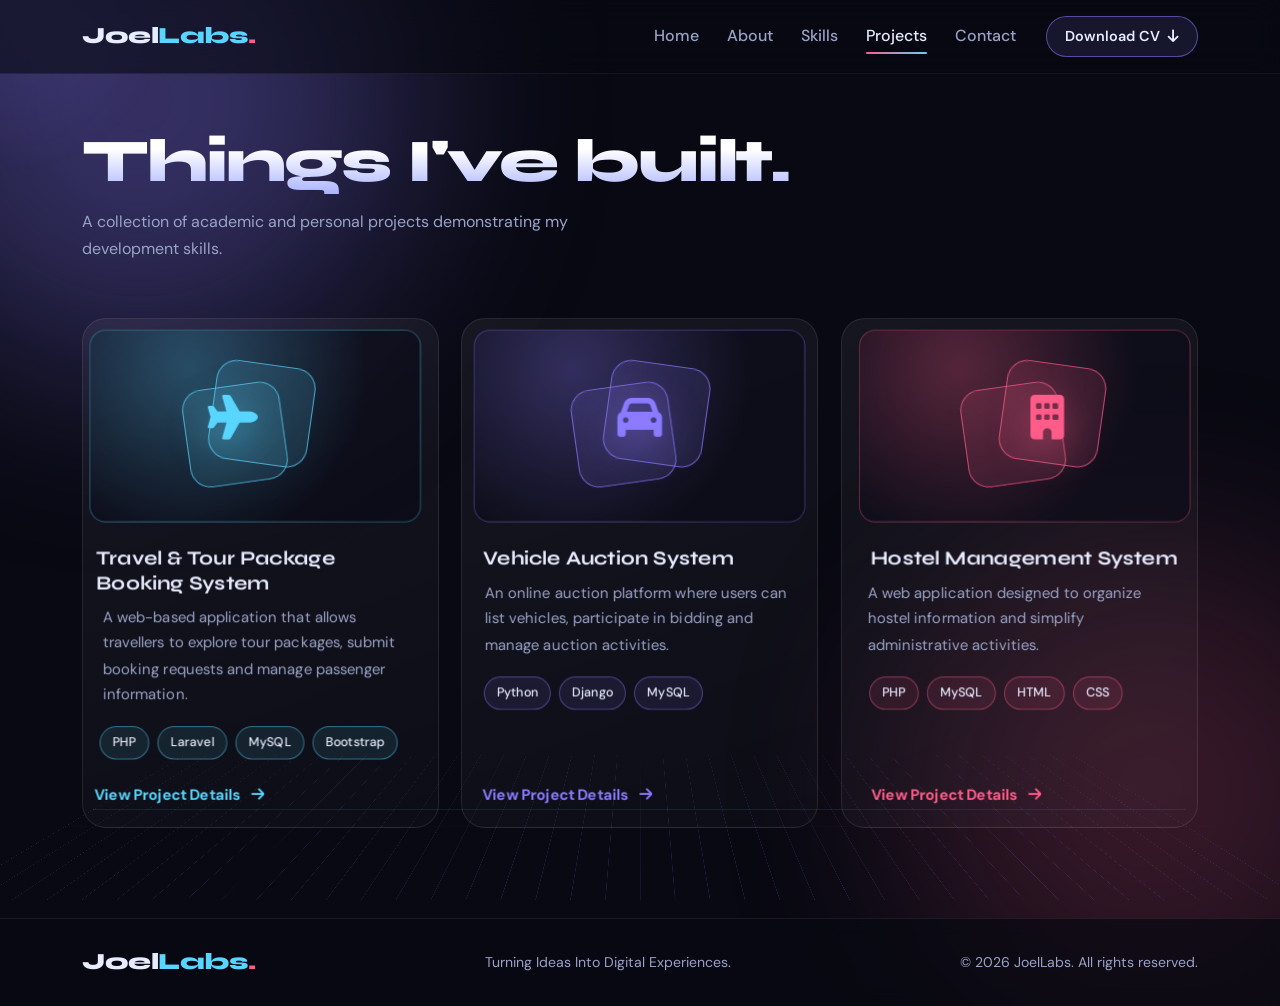
<file: projects.html>
<!DOCTYPE html>
<html lang="en">
<head>
<meta charset="UTF-8">
<meta name="viewport" content="width=device-width, initial-scale=1.0">
<meta name="description" content="Projects by Joel George — Travel & Tour Package Booking System (Laravel), Vehicle Auction System (Django), Hostel Management System (PHP/MySQL).">
<meta property="og:title" content="My Projects | JoelLabs">
<meta property="og:description" content="A collection of academic and personal projects demonstrating Joel George's development skills.">
<meta property="og:type" content="website">
<title>My Projects | JoelLabs</title>
<link rel="icon" href="data:image/svg+xml,<svg xmlns='http://www.w3.org/2000/svg' viewBox='0 0 100 100'><text y='.9em' font-size='90'>⚡</text></svg>">
<link rel="canonical" href="projects.html">

<link rel="preconnect" href="https://fonts.googleapis.com">
<link rel="preconnect" href="https://fonts.gstatic.com" crossorigin>
<link href="https://cdn.jsdelivr.net/npm/bootstrap@5.3.3/dist/css/bootstrap.min.css" rel="stylesheet">
<link rel="stylesheet" href="https://cdnjs.cloudflare.com/ajax/libs/font-awesome/6.7.2/css/all.min.css">
<link href="https://fonts.googleapis.com/css2?family=Syne:wght@600;700;800&family=DM+Sans:wght@400;500;700&display=swap" rel="stylesheet">
<link rel="stylesheet" href="Assets/css/style.css">

<style>
/* ---- Projects page-specific styles only ---- */

/* Project grid */
.project-grid {
  display: grid;
  grid-template-columns: repeat(3, 1fr);
  gap: 22px;
  perspective: 1300px;
}

.project-card {
  --c: var(--cyan);
  display: flex; flex-direction: column;
  border-radius: 24px;
  overflow: visible; /* allow 3D depth without clipping */
  transform-style: preserve-3d;
  border: 1px solid rgba(255,255,255,.09);
  background: linear-gradient(160deg, rgba(255,255,255,.055), rgba(255,255,255,.02));
  transition: transform .18s ease-out, border-color .3s, box-shadow .3s;
  will-change: transform;
}
.project-card:hover {
  border-color: color-mix(in srgb, var(--c) 60%, transparent);
  box-shadow: 0 28px 56px rgba(0,0,0,.45), 0 0 44px color-mix(in srgb, var(--c) 18%, transparent);
}
.project-card:nth-child(2) { --c: var(--violet); }
.project-card:nth-child(3) { --c: var(--rose); }

/* Decorative preview area */
.project-preview {
  position: relative; height: 190px; margin: 14px 14px 0; border-radius: 16px;
  transform-style: preserve-3d;
  background:
    radial-gradient(circle at 30% 20%, color-mix(in srgb, var(--c) 30%, transparent), transparent 65%),
    rgba(10,11,24,.6);
  border: 1px solid color-mix(in srgb, var(--c) 35%, transparent);
  display: grid; place-items: center; transform: translateZ(18px);
}
.project-preview::before,
.project-preview::after {
  content: ""; position: absolute; width: 96px; height: 96px; border-radius: 20px;
  border: 1px solid color-mix(in srgb, var(--c) 70%, transparent);
  background: color-mix(in srgb, var(--c) 12%, transparent);
}
.project-preview::before { transform: translateZ(14px) translate(-16px, 10px) rotate(-8deg); }
.project-preview::after  { transform: translateZ(34px) translate(16px, -8px) rotate(8deg); }
.project-preview i {
  position: relative; z-index: 2; font-size: 2.6rem; color: var(--c);
  transform: translateZ(70px);
  filter: drop-shadow(0 10px 18px color-mix(in srgb, var(--c) 50%, transparent));
  animation: bob 4.5s ease-in-out infinite;
}
.project-card:nth-child(2) .project-preview i { animation-delay: -1.5s; }
.project-card:nth-child(3) .project-preview i { animation-delay: -3s; }
@keyframes bob { 50% { margin-top: -10px; } }

/* Content */
.project-content {
  display: flex; flex-direction: column; flex: 1;
  padding: 24px 24px 26px; transform-style: preserve-3d;
}
.project-content h4 { font-family: var(--display); font-weight: 700; font-size: 1.2rem; line-height: 1.25; margin: 0 0 10px; transform: translateZ(26px); }
.project-content p  { color: var(--mute); line-height: 1.7; font-size: .93rem; margin: 0 0 18px; transform: translateZ(10px); }
.project-tags { display: flex; flex-wrap: wrap; gap: 8px; margin-bottom: 22px; transform: translateZ(18px); }
.project-tags span {
  padding: 6px 12px; border-radius: 30px; font-size: .78rem; font-weight: 500; color: var(--text);
  border: 1px solid color-mix(in srgb, var(--c) 45%, transparent);
  background: color-mix(in srgb, var(--c) 10%, transparent);
}
.text-link {
  margin-top: auto; display: inline-flex; align-items: center; gap: 10px;
  font-weight: 700; font-size: .92rem; color: var(--c);
  transform: translateZ(30px); width: max-content;
}
.text-link i { transition: transform .25s; }
.text-link:hover { color: #fff; }
.text-link:hover i { transform: translateX(6px); }

/* Responsive */
@media (max-width: 991px) { .project-grid { grid-template-columns: repeat(2, 1fr); } }
@media (max-width: 575px)  { .project-grid { grid-template-columns: 1fr; } }
</style>
</head>
<body>
<script>document.documentElement.classList.add('js');</script>

<div class="bg-glow one"></div>
<div class="bg-glow two"></div>
<div class="floor-wrap" aria-hidden="true"><div class="floor"></div></div>
<div class="cursor-light" id="cursorLight" aria-hidden="true"></div>

<!-- NAVBAR -->
<nav class="navbar navbar-expand-lg fixed-top navbar-custom">
  <div class="container">
    <a class="navbar-brand" href="index.html">Joel<span>Labs</span><b>.</b></a>
    <button class="navbar-toggler" type="button" data-bs-toggle="collapse" data-bs-target="#navbarMenu" aria-label="Toggle navigation">
      <i class="fas fa-bars"></i>
    </button>
    <div class="collapse navbar-collapse" id="navbarMenu">
      <ul class="navbar-nav ms-auto align-items-lg-center">
        <li class="nav-item"><a class="nav-link" href="index.html">Home</a></li>
        <li class="nav-item"><a class="nav-link" href="about.html">About</a></li>
        <li class="nav-item"><a class="nav-link" href="skills.html">Skills</a></li>
        <li class="nav-item"><a class="nav-link active" href="projects.html">Projects</a></li>
        <li class="nav-item"><a class="nav-link" href="contact.html">Contact</a></li>
        <li class="nav-item ms-lg-3">
          <a href="Assets/documents/Joel-George-Resume.pdf" class="nav-button" target="_blank" rel="noopener">Download CV <i class="fas fa-arrow-down"></i></a>
        </li>
      </ul>
    </div>
  </div>
</nav>

<main>
<div class="container">

  <h1 class="page-title" aria-label="Things I've built.">
    <span class="w" style="--i:0">Things</span> <span class="w" style="--i:1">I've</span> <span class="w" style="--i:2">built.</span>
  </h1>
  <p class="page-subtitle">A collection of academic and personal projects demonstrating my development skills.</p>

  <div class="project-grid reveal">

    <!-- PROJECT 1 -->
    <article class="project-card" data-tilt>
      <div class="project-preview"><i class="fas fa-plane"></i></div>
      <div class="project-content">
        <h4>Travel &amp; Tour Package Booking System</h4>
        <p>A web-based application that allows travellers to explore tour packages, submit booking requests and manage passenger information.</p>
        <div class="project-tags"><span>PHP</span><span>Laravel</span><span>MySQL</span><span>Bootstrap</span></div>
        <a href="travel-details.html" class="text-link">View Project Details <i class="fas fa-arrow-right"></i></a>
      </div>
    </article>

    <!-- PROJECT 2 -->
    <article class="project-card" data-tilt>
      <div class="project-preview"><i class="fas fa-car"></i></div>
      <div class="project-content">
        <h4>Vehicle Auction System</h4>
        <p>An online auction platform where users can list vehicles, participate in bidding and manage auction activities.</p>
        <div class="project-tags"><span>Python</span><span>Django</span><span>MySQL</span></div>
        <a href="auction-details.html" class="text-link">View Project Details <i class="fas fa-arrow-right"></i></a>
      </div>
    </article>

    <!-- PROJECT 3 -->
    <article class="project-card" data-tilt>
      <div class="project-preview"><i class="fas fa-building"></i></div>
      <div class="project-content">
        <h4>Hostel Management System</h4>
        <p>A web application designed to organize hostel information and simplify administrative activities.</p>
        <div class="project-tags"><span>PHP</span><span>MySQL</span><span>HTML</span><span>CSS</span></div>
        <a href="hostel-details.html" class="text-link">View Project Details <i class="fas fa-arrow-right"></i></a>
      </div>
    </article>

  </div>
</div>
</main>

<footer class="footer">
  <div class="container">
    <div class="d-flex flex-wrap justify-content-between align-items-center gap-3">
      <a class="navbar-brand" href="index.html">Joel<span>Labs</span><b>.</b></a>
      <p>Turning Ideas Into Digital Experiences.</p>
      <p>© <span id="current-year"></span> JoelLabs. All rights reserved.</p>
    </div>
  </div>
</footer>

<script src="https://cdn.jsdelivr.net/npm/bootstrap@5.3.3/dist/js/bootstrap.bundle.min.js"></script>
<script src="Assets/javascript/script.js"></script>
</body>
</html>
</file>
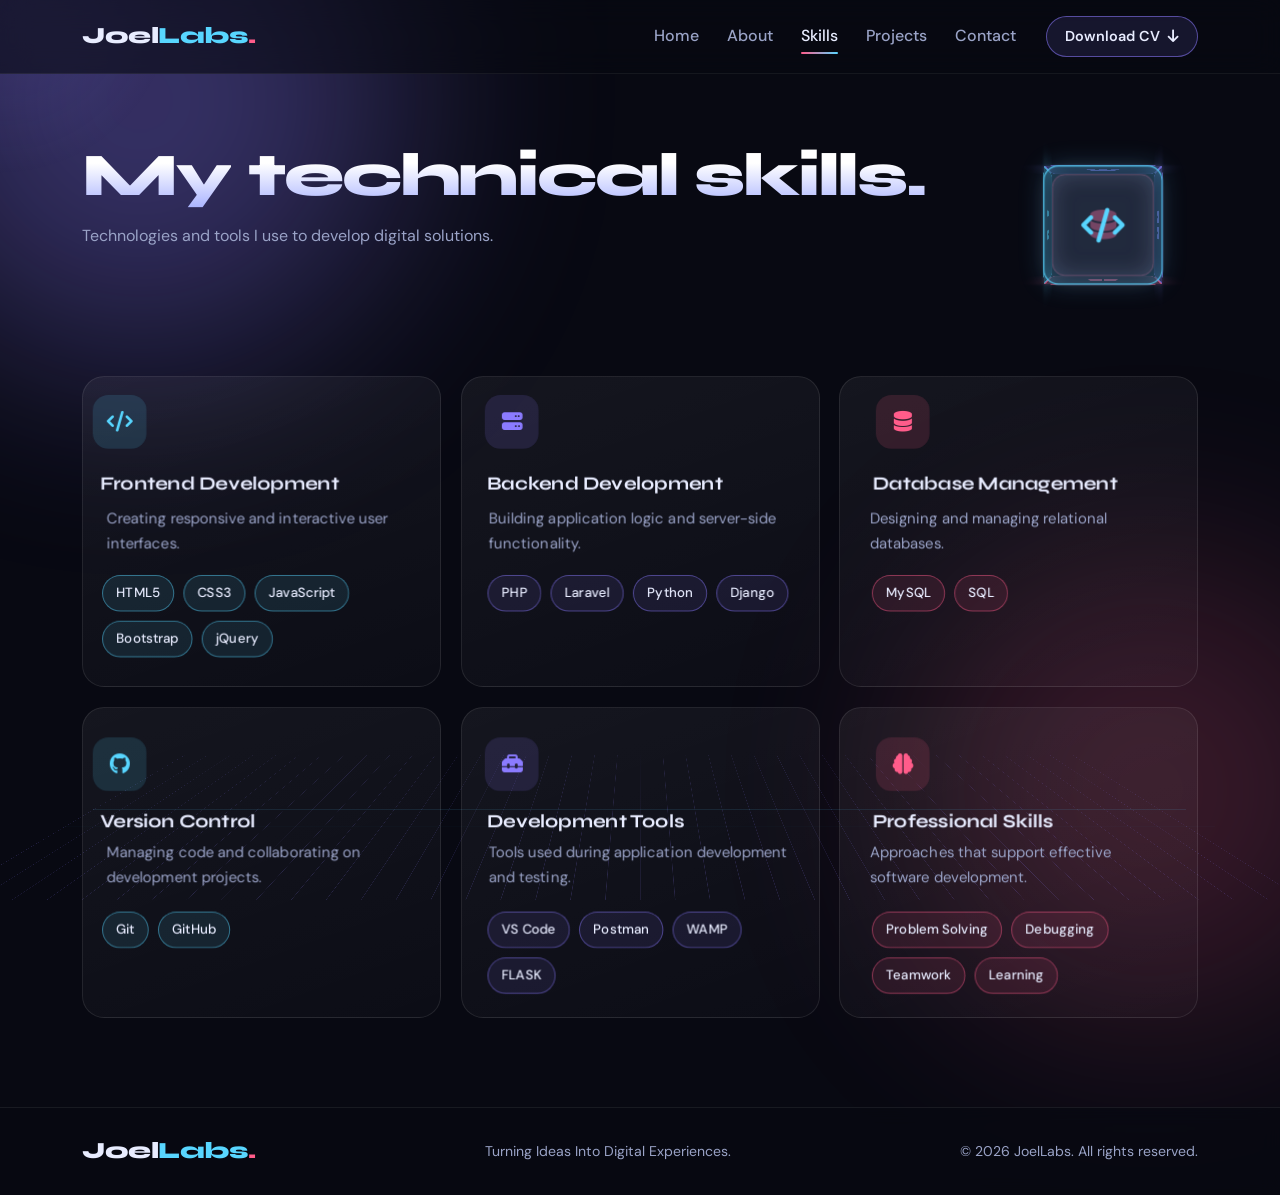
<file: skills.html>
<!DOCTYPE html>
<html lang="en">
<head>
<meta charset="UTF-8">
<meta name="viewport" content="width=device-width, initial-scale=1.0">
<meta name="description" content="Joel George's technical skills — frontend (HTML, CSS, JavaScript, Bootstrap), backend (PHP, Laravel, Python, Django), databases (MySQL), tools and professional skills.">
<meta property="og:title" content="Technical Skills | JoelLabs">
<meta property="og:description" content="Technologies and tools Joel George uses to build digital solutions.">
<meta property="og:type" content="website">
<title>Technical Skills | JoelLabs</title>
<link rel="icon" href="data:image/svg+xml,<svg xmlns='http://www.w3.org/2000/svg' viewBox='0 0 100 100'><text y='.9em' font-size='90'>⚡</text></svg>">
<link rel="canonical" href="skills.html">

<link rel="preconnect" href="https://fonts.googleapis.com">
<link rel="preconnect" href="https://fonts.gstatic.com" crossorigin>
<link href="https://cdn.jsdelivr.net/npm/bootstrap@5.3.3/dist/css/bootstrap.min.css" rel="stylesheet">
<link rel="stylesheet" href="https://cdnjs.cloudflare.com/ajax/libs/font-awesome/6.7.2/css/all.min.css">
<link href="https://fonts.googleapis.com/css2?family=Syne:wght@600;700;800&family=DM+Sans:wght@400;500;700&display=swap" rel="stylesheet">
<link rel="stylesheet" href="Assets/css/style.css">

<style>
/* ---- Skills page-specific styles only ---- */

.head-row {
  display: flex; align-items: center; justify-content: space-between;
  gap: 30px; margin-bottom: 56px;
}

/* Rotating cube decoration */
.cube-scene {
  perspective: 700px; flex: 0 0 190px; height: 190px;
  display: grid; place-items: center;
}
.cube {
  position: relative; width: 110px; height: 110px;
  transform-style: preserve-3d; animation: spin 16s linear infinite;
}
@keyframes spin { from { transform: rotateX(-24deg) rotateY(0); } to { transform: rotateX(-24deg) rotateY(360deg); } }
.face {
  position: absolute; inset: 0; display: grid; place-items: center; font-size: 2rem;
  border-radius: 14px; color: var(--c); border: 1px solid var(--c);
  background: color-mix(in srgb, var(--c) 14%, rgba(10,11,24,.55));
  box-shadow: inset 0 0 26px color-mix(in srgb, var(--c) 28%, transparent), 0 0 24px color-mix(in srgb, var(--c) 22%, transparent);
}
.f1 { --c: var(--cyan);   transform: translateZ(55px); }
.f2 { --c: var(--violet); transform: rotateY(90deg)  translateZ(55px); }
.f3 { --c: var(--rose);   transform: rotateY(180deg) translateZ(55px); }
.f4 { --c: var(--cyan);   transform: rotateY(-90deg) translateZ(55px); }
.f5 { --c: var(--violet); transform: rotateX(90deg)  translateZ(55px); }
.f6 { --c: var(--rose);   transform: rotateX(-90deg) translateZ(55px); }

/* Skill grid */
.skill-grid { display: grid; grid-template-columns: repeat(3, 1fr); gap: 20px; perspective: 1200px; }
.skill-icon {
  width: 52px; height: 52px; display: grid; place-items: center; border-radius: 15px;
  font-size: 1.25rem; margin-bottom: 20px;
  color: var(--c); background: color-mix(in srgb, var(--c) 14%, transparent);
  transform: translateZ(40px);
}
.card3d { padding: 28px; border-radius: 22px; }
.card3d h4 { font-family: var(--display); font-weight: 700; font-size: 1.15rem; margin: 0 0 9px; transform: translateZ(24px); }
.card3d p  { color: var(--mute); line-height: 1.65; font-size: .93rem; margin: 0 0 20px; transform: translateZ(10px); }
.skill-list { display: flex; flex-wrap: wrap; gap: 9px; transform-style: preserve-3d; }
.skill-list span {
  padding: 7px 13px; border-radius: 30px; font-size: .82rem; font-weight: 500;
  color: var(--text); transform: translateZ(20px);
  border: 1px solid color-mix(in srgb, var(--c) 45%, transparent);
  background: color-mix(in srgb, var(--c) 10%, transparent);
  transition: transform .25s, background .25s;
}
.card3d:hover .skill-list span { transform: translateZ(34px); background: color-mix(in srgb, var(--c) 20%, transparent); }

/* Responsive */
@media (max-width: 991px) {
  .skill-grid { grid-template-columns: repeat(2, 1fr); }
  .cube-scene  { flex-basis: 150px; height: 150px; transform: scale(.8); }
}
@media (max-width: 575px) {
  .skill-grid { grid-template-columns: 1fr; }
  .head-row   { flex-direction: column; align-items: flex-start; gap: 6px; }
  .card3d     { padding: 22px; }
  /* cube hidden by shared style.css */
}
@media (prefers-reduced-motion: reduce) {
  .page-title .w { opacity: 1; }
}
</style>
</head>
<body>
<script>document.documentElement.classList.add('js');</script>

<div class="bg-glow one"></div>
<div class="bg-glow two"></div>
<div class="floor-wrap" aria-hidden="true"><div class="floor"></div></div>
<div class="cursor-light" id="cursorLight" aria-hidden="true"></div>

<!-- NAVBAR -->
<nav class="navbar navbar-expand-lg fixed-top navbar-custom">
  <div class="container">
    <a class="navbar-brand" href="index.html">Joel<span>Labs</span><b>.</b></a>
    <button class="navbar-toggler" type="button" data-bs-toggle="collapse" data-bs-target="#navbarMenu" aria-label="Toggle navigation">
      <i class="fas fa-bars"></i>
    </button>
    <div class="collapse navbar-collapse" id="navbarMenu">
      <ul class="navbar-nav ms-auto align-items-lg-center">
        <li class="nav-item"><a class="nav-link" href="index.html">Home</a></li>
        <li class="nav-item"><a class="nav-link" href="about.html">About</a></li>
        <li class="nav-item"><a class="nav-link active" href="skills.html">Skills</a></li>
        <li class="nav-item"><a class="nav-link" href="projects.html">Projects</a></li>
        <li class="nav-item"><a class="nav-link" href="contact.html">Contact</a></li>
        <li class="nav-item ms-lg-3">
          <a href="Assets/documents/Joel-George-Resume.pdf" class="nav-button" target="_blank" rel="noopener">Download CV <i class="fas fa-arrow-down"></i></a>
        </li>
      </ul>
    </div>
  </div>
</nav>

<main>
<div class="container">

  <div class="head-row">
    <div>
      <h1 class="page-title" aria-label="My technical skills.">
        <span class="w" style="--i:0">My</span> <span class="w" style="--i:1">technical</span> <span class="w" style="--i:2">skills.</span>
      </h1>
      <p class="page-subtitle">Technologies and tools I use to develop digital solutions.</p>
    </div>
    <div class="cube-scene" aria-hidden="true">
      <div class="cube">
        <div class="face f1"><i class="fas fa-code"></i></div>
        <div class="face f2"><i class="fas fa-server"></i></div>
        <div class="face f3"><i class="fas fa-database"></i></div>
        <div class="face f4"><i class="fab fa-github"></i></div>
        <div class="face f5"><i class="fas fa-toolbox"></i></div>
        <div class="face f6"><i class="fas fa-brain"></i></div>
      </div>
    </div>
  </div>

  <div class="skill-grid reveal">

    <article class="card3d" data-tilt>
      <div class="skill-icon"><i class="fas fa-code"></i></div>
      <h4>Frontend Development</h4>
      <p>Creating responsive and interactive user interfaces.</p>
      <div class="skill-list"><span>HTML5</span><span>CSS3</span><span>JavaScript</span><span>Bootstrap</span><span>jQuery</span></div>
    </article>

    <article class="card3d" data-tilt>
      <div class="skill-icon"><i class="fas fa-server"></i></div>
      <h4>Backend Development</h4>
      <p>Building application logic and server-side functionality.</p>
      <div class="skill-list"><span>PHP</span><span>Laravel</span><span>Python</span><span>Django</span></div>
    </article>

    <article class="card3d" data-tilt>
      <div class="skill-icon"><i class="fas fa-database"></i></div>
      <h4>Database Management</h4>
      <p>Designing and managing relational databases.</p>
      <div class="skill-list"><span>MySQL</span><span>SQL</span></div>
    </article>

    <article class="card3d" data-tilt>
      <div class="skill-icon"><i class="fab fa-github"></i></div>
      <h4>Version Control</h4>
      <p>Managing code and collaborating on development projects.</p>
      <div class="skill-list"><span>Git</span><span>GitHub</span></div>
    </article>

    <article class="card3d" data-tilt>
      <div class="skill-icon"><i class="fas fa-toolbox"></i></div>
      <h4>Development Tools</h4>
      <p>Tools used during application development and testing.</p>
      <div class="skill-list"><span>VS Code</span><span>Postman</span><span>WAMP</span><span>FLASK</span></div>
    </article>

    <article class="card3d" data-tilt>
      <div class="skill-icon"><i class="fas fa-brain"></i></div>
      <h4>Professional Skills</h4>
      <p>Approaches that support effective software development.</p>
      <div class="skill-list"><span>Problem Solving</span><span>Debugging</span><span>Teamwork</span><span>Learning</span></div>
    </article>

  </div>
</div>
</main>

<footer class="footer">
  <div class="container">
    <div class="d-flex flex-wrap justify-content-between align-items-center gap-3">
      <a class="navbar-brand" href="index.html">Joel<span>Labs</span><b>.</b></a>
      <p>Turning Ideas Into Digital Experiences.</p>
      <p>© <span id="current-year"></span> JoelLabs. All rights reserved.</p>
    </div>
  </div>
</footer>

<script src="https://cdn.jsdelivr.net/npm/bootstrap@5.3.3/dist/js/bootstrap.bundle.min.js"></script>
<script src="Assets/javascript/script.js"></script>
</body>
</html>
</file>
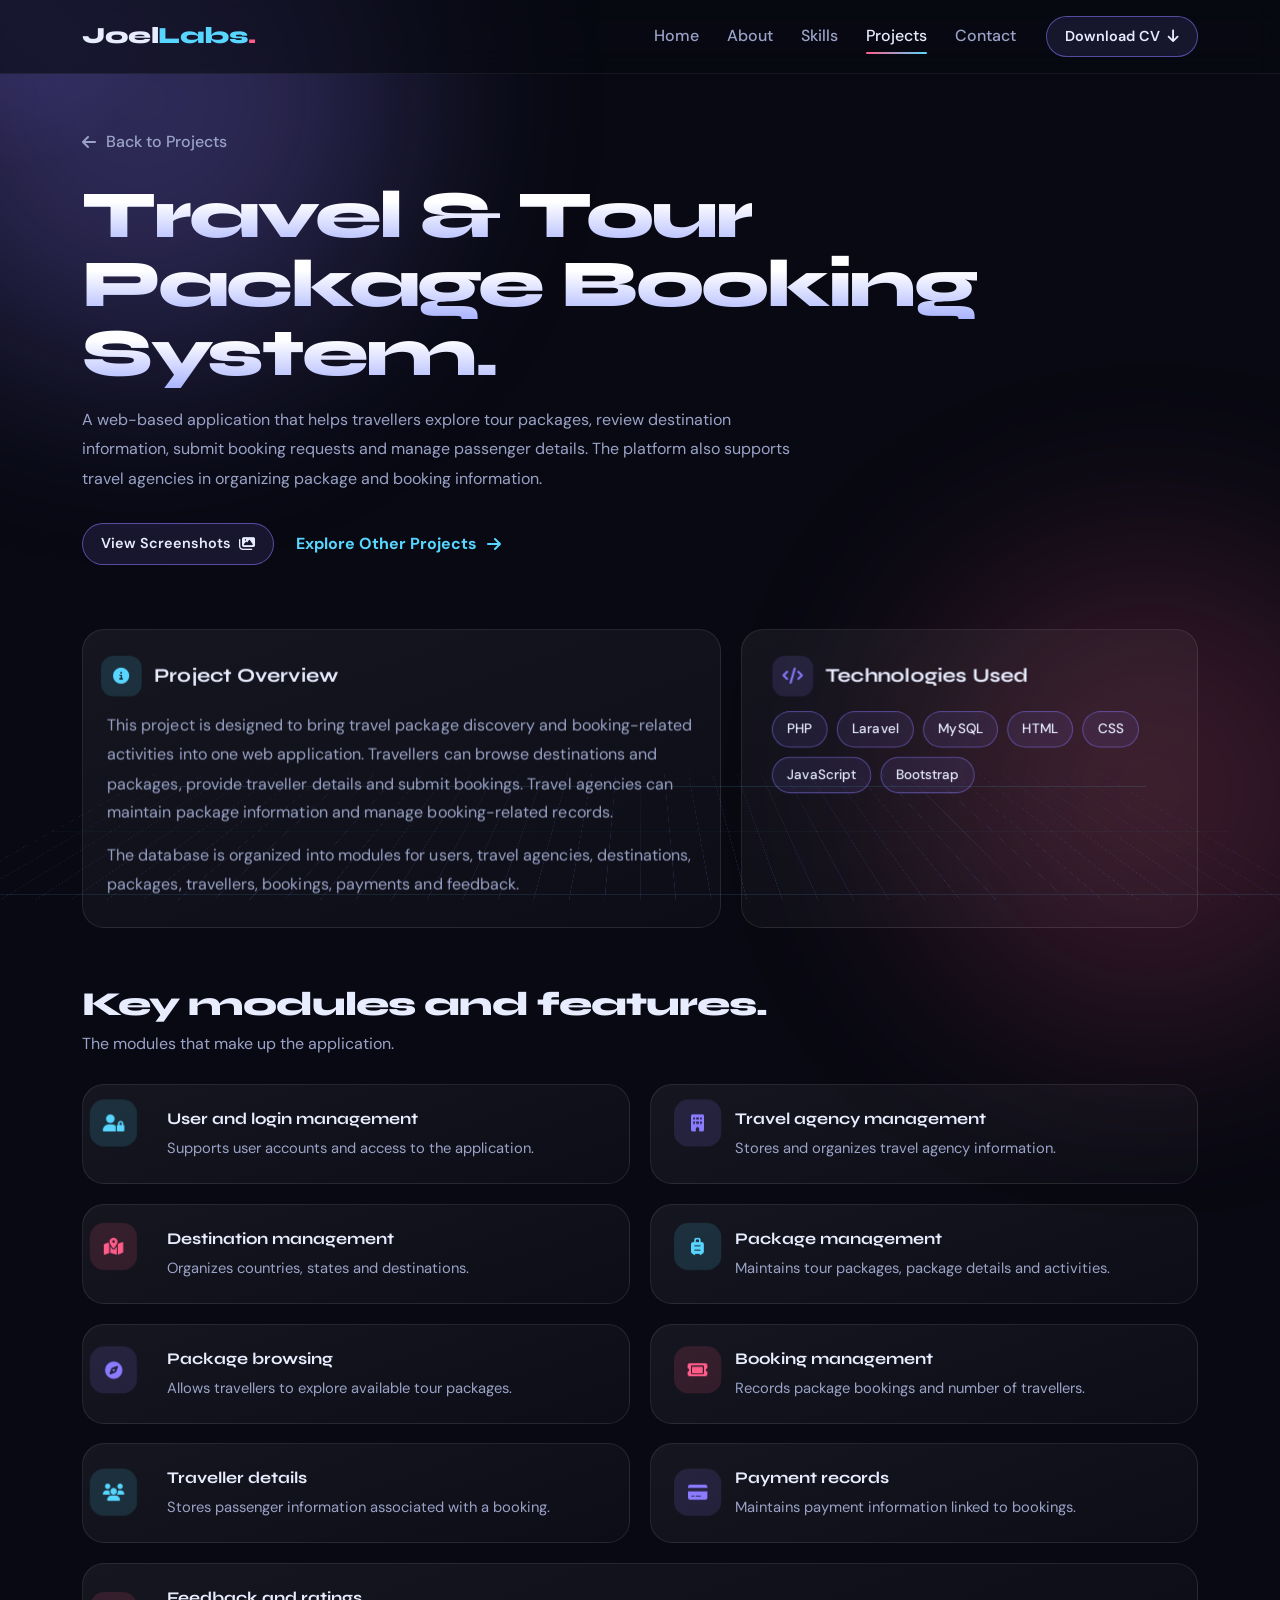
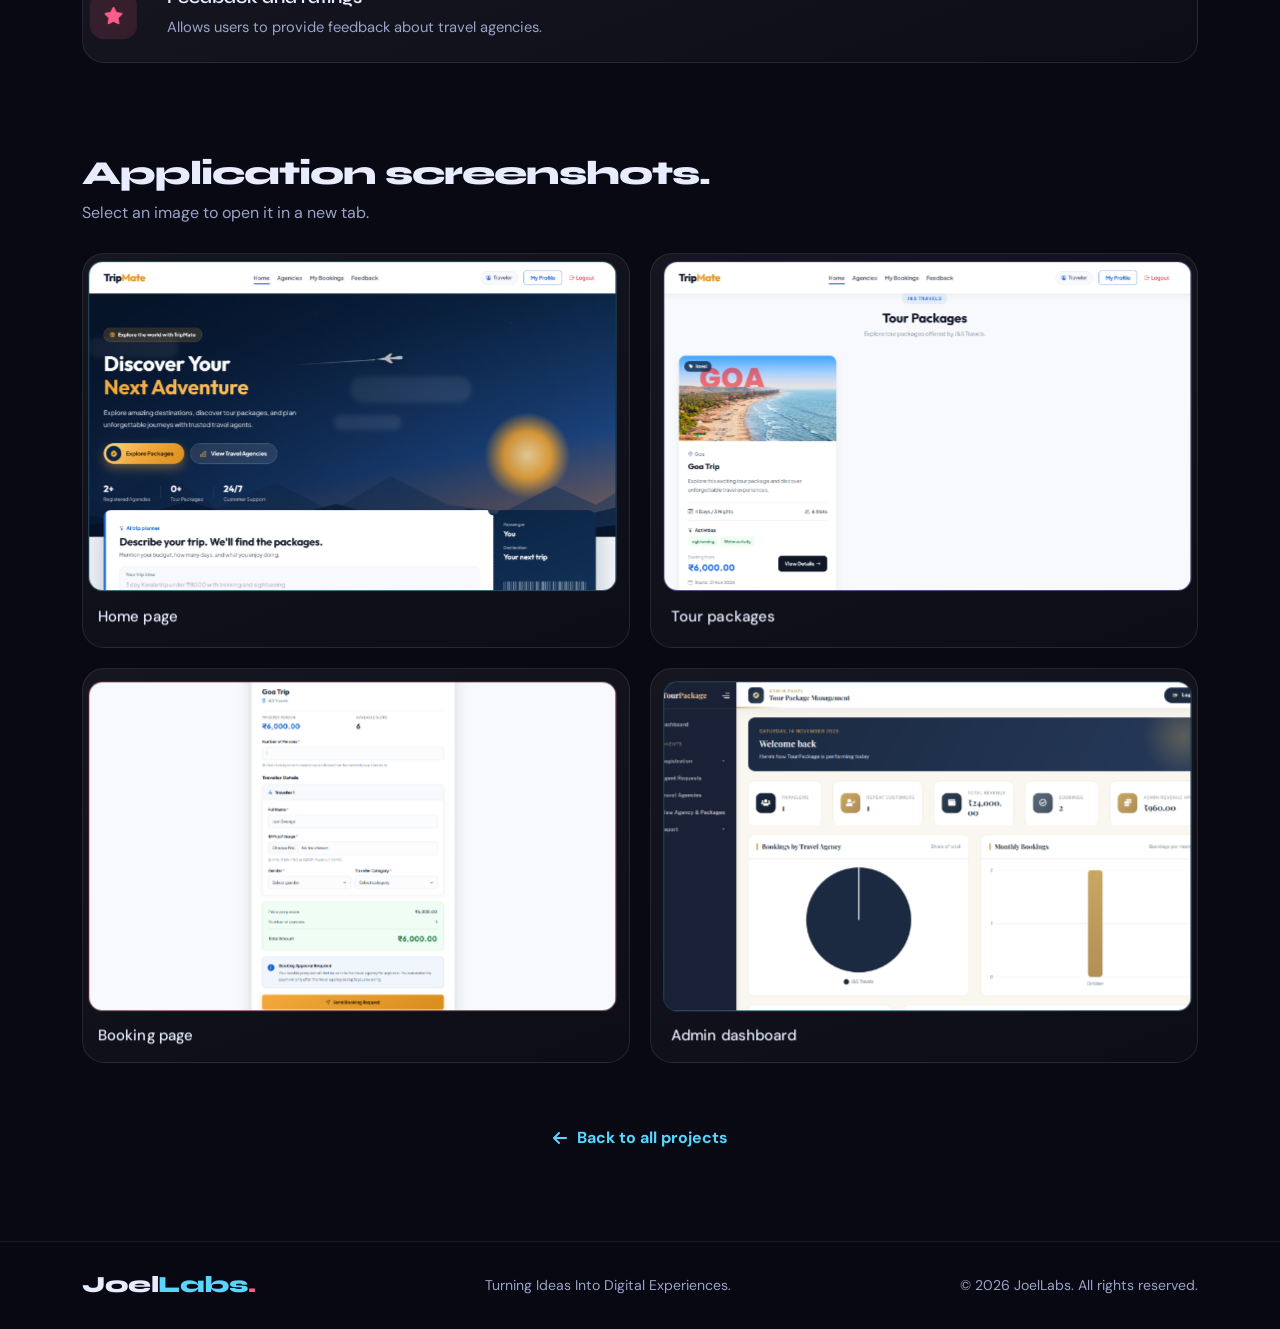
<file: travel-details.html>
<!DOCTYPE html>
<html lang="en">
<head>
<meta charset="UTF-8">
<meta name="viewport" content="width=device-width, initial-scale=1.0">
<title>Travel &amp; Tour Package Booking System | JoelLabs</title>

<link href="https://cdn.jsdelivr.net/npm/bootstrap@5.3.3/dist/css/bootstrap.min.css" rel="stylesheet">
<link rel="stylesheet" href="https://cdnjs.cloudflare.com/ajax/libs/font-awesome/6.7.2/css/all.min.css">
<link href="https://fonts.googleapis.com/css2?family=Syne:wght@600;700;800&family=DM+Sans:wght@400;500;700&display=swap" rel="stylesheet">

<style>
:root{
  --ink:#080912; --panel:#12142a; --text:#e8ecff; --mute:#9aa3c7;
  --cyan:#58d6ff; --rose:#ff5c8a; --violet:#8b7bff;
  --display:'Syne','Segoe UI',sans-serif; --body:'DM Sans','Segoe UI',sans-serif;
}
*{box-sizing:border-box}
html{scroll-behavior:smooth}
body{margin:0; background:var(--ink); color:var(--text); font-family:var(--body); overflow-x:hidden; min-height:100vh}
a{text-decoration:none}
:focus-visible{outline:2px solid var(--cyan); outline-offset:3px; border-radius:6px}

/* Background */
.bg-glow{position:fixed; border-radius:50%; filter:blur(110px); opacity:.3; z-index:0; pointer-events:none}
.bg-glow.one{width:520px; height:520px; background:var(--violet); top:-160px; left:-120px}
.bg-glow.two{width:460px; height:460px; background:var(--rose); bottom:-120px; right:-100px; opacity:.2}
.floor-wrap{position:fixed; left:0; right:0; bottom:0; height:50vh; perspective:520px; z-index:0; pointer-events:none; opacity:.6;
  -webkit-mask-image:linear-gradient(to top,#000 5%,transparent 90%); mask-image:linear-gradient(to top,#000 5%,transparent 90%)}
.floor{position:absolute; left:-50%; width:200%; height:200%; bottom:-70%; transform:rotateX(72deg); transform-origin:bottom;
  background-image:linear-gradient(rgba(88,214,255,.32) 1px,transparent 1px),linear-gradient(90deg,rgba(139,123,255,.32) 1px,transparent 1px);
  background-size:64px 64px; animation:floorMove 6s linear infinite}
@keyframes floorMove{to{background-position:0 64px}}
.cursor-light{position:fixed; left:0; top:0; width:380px; height:380px; margin:-190px 0 0 -190px; border-radius:50%;
  background:radial-gradient(circle,rgba(139,123,255,.15),transparent 65%); z-index:0; pointer-events:none}

/* Navbar */
.navbar-custom{padding:14px 0; background:rgba(8,9,18,.6); backdrop-filter:blur(14px); -webkit-backdrop-filter:blur(14px);
  border-bottom:1px solid rgba(255,255,255,.06); z-index:20}
.navbar-brand{font-family:var(--display); font-weight:800; font-size:1.45rem; color:var(--text)!important; letter-spacing:-.02em}
.navbar-brand span{color:var(--cyan)} .navbar-brand b{color:var(--rose)}
.navbar-toggler{border:1px solid rgba(255,255,255,.18); color:var(--text); padding:7px 11px}
.navbar-toggler:focus{box-shadow:0 0 0 2px var(--cyan)}
.nav-link{color:var(--mute)!important; font-weight:500; padding:8px 14px!important; position:relative; transition:color .25s}
.nav-link:hover,.nav-link.active{color:var(--text)!important}
.nav-link.active::after{content:""; position:absolute; left:14px; right:14px; bottom:2px; height:2px; border-radius:2px;
  background:linear-gradient(90deg,var(--rose),var(--cyan))}
.nav-button{display:inline-flex; gap:8px; align-items:center; padding:9px 18px; border-radius:30px; color:var(--text);
  border:1px solid rgba(139,123,255,.55); background:rgba(139,123,255,.12); font-weight:600; font-size:.9rem; transition:.25s}
.nav-button:hover{color:#fff; background:rgba(139,123,255,.3); transform:translateY(-2px); box-shadow:0 8px 24px rgba(139,123,255,.3)}
@media(max-width:991px){.navbar-collapse{margin-top:12px; padding:14px; border-radius:16px; background:rgba(18,20,42,.95); border:1px solid rgba(255,255,255,.08)}}

/* Page header */
main{position:relative; z-index:1; padding:130px 0 90px}
.back-link{display:inline-flex; align-items:center; gap:10px; color:var(--mute); font-weight:500; transition:color .25s}
.back-link:hover{color:var(--cyan)}
.back-link i{transition:transform .25s} .back-link:hover i{transform:translateX(-5px)}
.page-title{font-family:var(--display); font-weight:800; font-size:clamp(2.3rem,5.4vw,4.2rem); letter-spacing:-.035em; line-height:1.03;
  margin:26px 0 16px; perspective:700px}
.page-title .w{display:inline-block; opacity:0; transform-origin:50% 100%;
  animation:wordIn .9s cubic-bezier(.2,.9,.25,1) forwards; animation-delay:calc(var(--i)*.1s + .1s);
  background:linear-gradient(180deg,#fff 30%,#aab4ff 100%); -webkit-background-clip:text; background-clip:text; color:transparent}
@keyframes wordIn{from{opacity:0; transform:rotateX(-95deg) translateY(24px)} to{opacity:1; transform:none}}
.lead-text{max-width:720px; color:var(--mute); line-height:1.85; margin:0}
.actions{display:flex; flex-wrap:wrap; align-items:center; gap:22px; margin:30px 0 64px}
.text-link{display:inline-flex; align-items:center; gap:10px; font-weight:700; color:var(--cyan); transition:color .25s}
.text-link:hover{color:#fff} .text-link i{transition:transform .25s} .text-link:hover i{transform:translateX(6px)}

/* Cards */
.sec-title{font-family:var(--display); font-weight:800; font-size:clamp(1.5rem,3vw,2.1rem); letter-spacing:-.03em; margin:0 0 8px}
.sec-sub{color:var(--mute); margin:0 0 28px}
.grid{display:grid; gap:20px; perspective:1300px}
.g-top{grid-template-columns:1.4fr 1fr; margin-bottom:20px}
.g-feat{grid-template-columns:repeat(2,1fr); margin-top:20px}
.g-gal{grid-template-columns:repeat(2,1fr)}
.card3d{--c:var(--cyan); position:relative; padding:28px; border-radius:22px; transform-style:preserve-3d;
  border:1px solid rgba(255,255,255,.09); background:linear-gradient(160deg,rgba(255,255,255,.055),rgba(255,255,255,.02));
  transition:transform .18s ease-out, border-color .3s, box-shadow .3s; will-change:transform}
.card3d:hover{border-color:color-mix(in srgb,var(--c) 60%,transparent); box-shadow:0 24px 50px rgba(0,0,0,.4), 0 0 40px color-mix(in srgb,var(--c) 16%,transparent)}
.card3d.violet{--c:var(--violet)} .card3d.rose{--c:var(--rose)}
.card3d h3{font-family:var(--display); font-weight:700; font-size:1.2rem; margin:0 0 14px; display:flex; align-items:center; gap:12px; transform:translateZ(24px)}
.card3d h3 i{width:40px; height:40px; display:grid; place-items:center; border-radius:12px; font-size:1rem; color:var(--c); background:color-mix(in srgb,var(--c) 14%,transparent)}
.card3d p{color:var(--mute); line-height:1.8; margin:0; transform:translateZ(10px)}
.tech-list{display:flex; flex-wrap:wrap; gap:9px; transform:translateZ(18px)}
.tech-list span{padding:7px 14px; border-radius:30px; font-size:.84rem; font-weight:500; color:var(--text);
  border:1px solid color-mix(in srgb,var(--c) 45%,transparent); background:color-mix(in srgb,var(--c) 10%,transparent)}

.feature{display:flex; gap:16px; align-items:flex-start; padding:22px}
.feature .icon{flex:0 0 46px; width:46px; height:46px; display:grid; place-items:center; border-radius:14px; font-size:1.05rem;
  color:var(--c); background:color-mix(in srgb,var(--c) 14%,transparent); transform:translateZ(36px)}
.feature strong{display:block; font-family:var(--display); font-weight:700; font-size:1.02rem; margin-bottom:5px; transform:translateZ(20px)}
.feature span.d{display:block; color:var(--mute); line-height:1.65; font-size:.92rem; transform:translateZ(8px)}
.g-feat .card3d:nth-child(3n+2){--c:var(--violet)} .g-feat .card3d:nth-child(3n){--c:var(--rose)}

/* Gallery */
.shot{padding:12px; display:block}
.shot-frame{position:relative; aspect-ratio:16/10; border-radius:14px; overflow:hidden; display:block; transform:translateZ(16px);
  background:radial-gradient(circle at 30% 20%,color-mix(in srgb,var(--c) 28%,transparent),transparent 65%),rgba(10,11,24,.7);
  border:1px solid color-mix(in srgb,var(--c) 30%,transparent)}
.shot-frame img{width:100%; height:100%; object-fit:cover; display:block; position:relative; z-index:1}
.shot-frame .ph{position:absolute; inset:0; display:grid; place-items:center; font-size:2.2rem; color:color-mix(in srgb,var(--c) 70%,transparent)}
.shot figcaption{padding:14px 8px 6px; color:var(--text); font-weight:500; font-size:.93rem; transform:translateZ(12px)}
.g-gal .card3d:nth-child(2){--c:var(--violet)} .g-gal .card3d:nth-child(3){--c:var(--rose)}

.gallery-wrap{margin-top:90px; scroll-margin-top:100px}
.bottom-link{text-align:center; margin-top:64px}

/* One 3D flip-in per group */
.js .reveal .card3d{opacity:0; transform:rotateX(-35deg) translateY(30px)}
.js .reveal.in .card3d{opacity:1; transform:none; transition:transform .8s cubic-bezier(.2,.9,.25,1) calc(var(--k,0)*.09s), opacity .8s calc(var(--k,0)*.09s)}
.js .reveal.in .card3d.tilting{transition:transform .18s ease-out, border-color .3s, box-shadow .3s}

.footer{position:relative; z-index:1; padding:26px 0; border-top:1px solid rgba(255,255,255,.07); background:rgba(8,9,18,.7); backdrop-filter:blur(10px)}
.footer p{margin:0; color:var(--mute); font-size:.88rem}

@media(min-width:768px){.g-feat .card3d:last-child:nth-child(odd){grid-column:1/-1}}
@media(max-width:991px){.g-top{grid-template-columns:1fr}}
@media(max-width:767px){.g-feat,.g-gal{grid-template-columns:1fr} main{padding-top:112px} .card3d{padding:22px} .actions{margin-bottom:48px}}
@media(prefers-reduced-motion:reduce){
  *,*::before,*::after{animation-duration:.01ms!important; animation-iteration-count:1!important; transition-duration:.01ms!important}
  .page-title .w{opacity:1}
  .js .reveal .card3d{opacity:1; transform:none}
}
</style>
</head>
<body>
<script>document.documentElement.classList.add('js');</script>

<div class="bg-glow one"></div>
<div class="bg-glow two"></div>
<div class="floor-wrap" aria-hidden="true"><div class="floor"></div></div>
<div class="cursor-light" id="cursorLight" aria-hidden="true"></div>

<nav class="navbar navbar-expand-lg fixed-top navbar-custom">
  <div class="container">
    <a class="navbar-brand" href="index.html">Joel<span>Labs</span><b>.</b></a>
    <button class="navbar-toggler" type="button" data-bs-toggle="collapse" data-bs-target="#navbarMenu" aria-label="Toggle navigation">
      <i class="fas fa-bars"></i>
    </button>
    <div class="collapse navbar-collapse" id="navbarMenu">
      <ul class="navbar-nav ms-auto align-items-lg-center">
        <li class="nav-item"><a class="nav-link" href="index.html">Home</a></li>
        <li class="nav-item"><a class="nav-link" href="about.html">About</a></li>
        <li class="nav-item"><a class="nav-link" href="skills.html">Skills</a></li>
        <li class="nav-item"><a class="nav-link active" href="projects.html">Projects</a></li>
        <li class="nav-item"><a class="nav-link" href="contact.html">Contact</a></li>
        <li class="nav-item ms-lg-3"><a href="Assets/documents/Joel-George-Resume.pdf" class="nav-button" target="_blank" rel="noopener">Download CV <i class="fas fa-arrow-down"></i></a></li>
      </ul>
    </div>
  </div>
</nav>

<main>
<div class="container">

  <a class="back-link" href="projects.html"><i class="fas fa-arrow-left"></i>Back to Projects</a>

  <h1 class="page-title" aria-label="Travel &amp; Tour Package Booking System.">
    <span class="w" style="--i:0">Travel</span> <span class="w" style="--i:1">&amp;</span> <span class="w" style="--i:2">Tour</span>
    <span class="w" style="--i:3">Package</span> <span class="w" style="--i:4">Booking</span> <span class="w" style="--i:5">System.</span>
  </h1>
  <p class="lead-text">A web-based application that helps travellers explore tour packages, review destination information, submit booking requests and manage passenger details. The platform also supports travel agencies in organizing package and booking information.</p>
  <div class="actions">
    <a href="#screenshots" class="nav-button">View Screenshots <i class="fas fa-images"></i></a>
    <a href="projects.html" class="text-link">Explore Other Projects <i class="fas fa-arrow-right"></i></a>
  </div>

  <div class="grid g-top reveal">
    <article class="card3d" data-tilt>
      <h3><i class="fas fa-circle-info"></i>Project Overview</h3>
      <p>This project is designed to bring travel package discovery and booking-related activities into one web application. Travellers can browse destinations and packages, provide traveller details and submit bookings. Travel agencies can maintain package information and manage booking-related records.</p>
      <p style="margin-top:14px">The database is organized into modules for users, travel agencies, destinations, packages, travellers, bookings, payments and feedback.</p>
    </article>
    <article class="card3d violet" data-tilt>
      <h3><i class="fas fa-code"></i>Technologies Used</h3>
      <div class="tech-list">
        <span>PHP</span><span>Laravel</span><span>MySQL</span><span>HTML</span><span>CSS</span><span>JavaScript</span><span>Bootstrap</span>
      </div>
    </article>
  </div>

  <h2 class="sec-title" style="margin-top:56px">Key modules and features.</h2>
  <p class="sec-sub">The modules that make up the application.</p>
  <div class="grid g-feat reveal" style="margin-top:0">
    <article class="card3d feature" data-tilt>
      <div class="icon"><i class="fas fa-user-lock"></i></div>
      <div><strong>User and login management</strong><span class="d">Supports user accounts and access to the application.</span></div>
    </article>
    <article class="card3d feature" data-tilt>
      <div class="icon"><i class="fas fa-building"></i></div>
      <div><strong>Travel agency management</strong><span class="d">Stores and organizes travel agency information.</span></div>
    </article>
    <article class="card3d feature" data-tilt>
      <div class="icon"><i class="fas fa-map-location-dot"></i></div>
      <div><strong>Destination management</strong><span class="d">Organizes countries, states and destinations.</span></div>
    </article>
    <article class="card3d feature" data-tilt>
      <div class="icon"><i class="fas fa-suitcase-rolling"></i></div>
      <div><strong>Package management</strong><span class="d">Maintains tour packages, package details and activities.</span></div>
    </article>
    <article class="card3d feature" data-tilt>
      <div class="icon"><i class="fas fa-compass"></i></div>
      <div><strong>Package browsing</strong><span class="d">Allows travellers to explore available tour packages.</span></div>
    </article>
    <article class="card3d feature" data-tilt>
      <div class="icon"><i class="fas fa-ticket"></i></div>
      <div><strong>Booking management</strong><span class="d">Records package bookings and number of travellers.</span></div>
    </article>
    <article class="card3d feature" data-tilt>
      <div class="icon"><i class="fas fa-users"></i></div>
      <div><strong>Traveller details</strong><span class="d">Stores passenger information associated with a booking.</span></div>
    </article>
    <article class="card3d feature" data-tilt>
      <div class="icon"><i class="fas fa-credit-card"></i></div>
      <div><strong>Payment records</strong><span class="d">Maintains payment information linked to bookings.</span></div>
    </article>
    <article class="card3d feature" data-tilt>
      <div class="icon"><i class="fas fa-star"></i></div>
      <div><strong>Feedback and ratings</strong><span class="d">Allows users to provide feedback about travel agencies.</span></div>
    </article>
  </div>

  <div id="screenshots" class="gallery-wrap">
    <h2 class="sec-title">Application screenshots.</h2>
    <p class="sec-sub">Select an image to open it in a new tab.</p>
    <div class="grid g-gal reveal">

      <figure class="card3d shot" data-tilt style="margin:0">
        <a class="shot-frame" href="Assets/Images/projects/travel/homepage.png" target="_blank" rel="noopener">
          <span class="ph"><i class="fas fa-image"></i></span>
          <img src="Assets/Images/projects/travel/homepage.png" alt="Travel website homepage" loading="lazy" onerror="this.style.display='none'">
        </a>
        <figcaption>Home page</figcaption>
      </figure>

      <figure class="card3d shot" data-tilt style="margin:0">
        <a class="shot-frame" href="Assets/Images/projects/travel/packages.png" target="_blank" rel="noopener">
          <span class="ph"><i class="fas fa-image"></i></span>
          <img src="Assets/Images/projects/travel/packages.png" alt="Tour package listing" loading="lazy" onerror="this.style.display='none'">
        </a>
        <figcaption>Tour packages</figcaption>
      </figure>

      <figure class="card3d shot" data-tilt style="margin:0">
        <a class="shot-frame" href="Assets/Images/projects/travel/booking.png" target="_blank" rel="noopener">
          <span class="ph"><i class="fas fa-image"></i></span>
          <img src="Assets/Images/projects/travel/booking.png" alt="Travel booking page" loading="lazy" onerror="this.style.display='none'">
        </a>
        <figcaption>Booking page</figcaption>
      </figure>

      <figure class="card3d shot" data-tilt style="margin:0">
        <a class="shot-frame" href="Assets/Images/projects/travel/admin-dashboard.png" target="_blank" rel="noopener">
          <span class="ph"><i class="fas fa-image"></i></span>
          <img src="Assets/Images/projects/travel/admin-dashboard.png" alt="Travel admin dashboard" loading="lazy" onerror="this.style.display='none'">
        </a>
        <figcaption>Admin dashboard</figcaption>
      </figure>

    </div>
  </div>

  <div class="bottom-link">
    <a href="projects.html" class="text-link"><i class="fas fa-arrow-left"></i>Back to all projects</a>
  </div>

</div>
</main>

<footer class="footer">
  <div class="container">
    <div class="d-flex flex-wrap justify-content-between align-items-center gap-3">
      <a class="navbar-brand" href="index.html">Joel<span>Labs</span><b>.</b></a>
      <p>Turning Ideas Into Digital Experiences.</p>
      <p>© <span id="current-year"></span> JoelLabs. All rights reserved.</p>
    </div>
  </div>
</footer>

<script src="https://cdn.jsdelivr.net/npm/bootstrap@5.3.3/dist/js/bootstrap.bundle.min.js"></script>
<script>
(function(){
  var reduce = window.matchMedia('(prefers-reduced-motion: reduce)').matches;
  var fine = window.matchMedia('(hover: hover) and (pointer: fine)').matches;
  document.getElementById('current-year').textContent = new Date().getFullYear();

  var light = document.getElementById('cursorLight');
  window.addEventListener('pointermove', function(e){
    light.style.transform = 'translate(' + e.clientX + 'px,' + e.clientY + 'px)';
  }, {passive:true});

  document.querySelectorAll('.reveal').forEach(function(g){
    g.querySelectorAll('.card3d').forEach(function(c, i){ c.style.setProperty('--k', i); });
  });
  function markTilt(g){ g.querySelectorAll('.card3d').forEach(function(c){ c.classList.add('tilting'); }); }
  if('IntersectionObserver' in window && !reduce){
    var io = new IntersectionObserver(function(entries){
      entries.forEach(function(en){
        if(en.isIntersecting){
          en.target.classList.add('in'); io.unobserve(en.target);
          setTimeout(function(){ markTilt(en.target); }, 1400);
        }
      });
    }, {threshold:.1});
    document.querySelectorAll('.reveal').forEach(function(g){ io.observe(g); });
  } else {
    document.querySelectorAll('.reveal').forEach(function(g){ g.classList.add('in'); markTilt(g); });
  }

  if(reduce || !fine) return;
  document.querySelectorAll('[data-tilt]').forEach(function(card){
    card.addEventListener('pointermove', function(e){
      var b = card.getBoundingClientRect();
      var x = (e.clientX - b.left) / b.width - .5, y = (e.clientY - b.top) / b.height - .5;
      card.classList.add('tilting');
      card.style.transform = 'rotateX(' + (-y * 9) + 'deg) rotateY(' + (x * 11) + 'deg) translateZ(8px)';
    });
    card.addEventListener('pointerleave', function(){ card.style.transform = ''; });
  });
})();
</script>
</body>
</html>
</file>
<file: Assets/css/style.css>
/* ============================================================
   JOELLABS PORTFOLIO — Shared Stylesheet
   Updated: 2026 | Mobile-first, fully responsive
   ============================================================ */

/* ---- CSS Variables (match inline pages exactly) ----------- */
:root {
  --ink: #080912;
  --panel: #12142a;
  --text: #e8ecff;
  --mute: #9aa3c7;
  --cyan: #58d6ff;
  --rose: #ff5c8a;
  --violet: #8b7bff;
  --display: 'Syne', 'Segoe UI', sans-serif;
  --body: 'DM Sans', 'Segoe UI', sans-serif;
}

/* ---- Reset & Base --------------------------------------- */
*, *::before, *::after { box-sizing: border-box; }
html {
  scroll-behavior: smooth;
  scroll-padding-top: 90px;
  scrollbar-color: #2a2f55 var(--ink);
}
body {
  margin: 0;
  background: var(--ink);
  color: var(--text);
  font-family: var(--body);
  overflow-x: hidden;
  min-height: 100vh;
}
a { text-decoration: none; }
:focus-visible { outline: 2px solid var(--cyan); outline-offset: 3px; border-radius: 6px; }
::selection { background: var(--violet); color: #fff; }
::-webkit-scrollbar { width: 10px; }
::-webkit-scrollbar-track { background: var(--ink); }
::-webkit-scrollbar-thumb { background: #2a2f55; border-radius: 10px; border: 2px solid var(--ink); }
::-webkit-scrollbar-thumb:hover { background: var(--violet); }

/* ---- Background Glows ----------------------------------- */
.bg-glow {
  position: fixed;
  border-radius: 50%;
  filter: blur(110px);
  opacity: .3;
  z-index: 0;
  pointer-events: none;
}
.bg-glow.one { width: 520px; height: 520px; background: var(--violet); top: -160px; left: -120px; opacity: .35; }
.bg-glow.two { width: 460px; height: 460px; background: var(--rose); bottom: -120px; right: -100px; opacity: .2; }

/* ---- 3D Grid Floor -------------------------------------- */
.floor-wrap {
  position: fixed; left: 0; right: 0; bottom: 0; height: 55vh;
  perspective: 520px; z-index: 0; pointer-events: none; opacity: .65;
  -webkit-mask-image: linear-gradient(to top, #000 5%, transparent 90%);
  mask-image: linear-gradient(to top, #000 5%, transparent 90%);
}
.floor {
  position: absolute; left: -50%; width: 200%; height: 200%; bottom: -70%;
  transform: rotateX(72deg); transform-origin: bottom;
  background-image:
    linear-gradient(rgba(88,214,255,.32) 1px, transparent 1px),
    linear-gradient(90deg, rgba(139,123,255,.32) 1px, transparent 1px);
  background-size: 64px 64px;
  animation: floorMove 6s linear infinite;
}
@keyframes floorMove { to { background-position: 0 64px; } }

/* ---- Cursor Light (hidden on touch-only devices) --------- */
.cursor-light {
  position: fixed;
  left: 0; top: 0;
  width: 380px; height: 380px;
  margin: -190px 0 0 -190px;
  border-radius: 50%;
  background: radial-gradient(circle, rgba(139,123,255,.16), transparent 65%);
  z-index: 0;
  pointer-events: none;
  will-change: transform;
}
/* Hide on touch-only devices (no fine pointer) */
@media (hover: none), (pointer: coarse) {
  .cursor-light { display: none; }
}

/* ---- Scroll Progress Line ------------------------------- */
.scroll-progress {
  position: fixed; top: 0; left: 0; width: 100%; height: 3px;
  z-index: 50; pointer-events: none;
  transform-origin: 0 50%; transform: scaleX(0);
  background: linear-gradient(90deg, var(--rose), var(--violet), var(--cyan));
}

/* ---- Navbar --------------------------------------------- */
.navbar-custom {
  padding: 14px 0;
  background: rgba(8,9,18,.6);
  backdrop-filter: blur(14px);
  -webkit-backdrop-filter: blur(14px);
  border-bottom: 1px solid rgba(255,255,255,.06);
  z-index: 20;
  transition: padding .3s, background .3s, box-shadow .3s;
}
.navbar-custom.is-scrolled {
  padding: 8px 0;
  background: rgba(8,9,18,.92);
  box-shadow: 0 10px 30px rgba(0,0,0,.35);
}
.navbar-brand {
  font-family: var(--display);
  font-weight: 800;
  font-size: 1.45rem;
  color: var(--text) !important;
  letter-spacing: -.02em;
}
.navbar-brand span { color: var(--cyan); }
.navbar-brand b { color: var(--rose); }
.navbar-toggler { border: 1px solid rgba(255,255,255,.18); color: var(--text); padding: 7px 11px; }
.navbar-toggler:focus { box-shadow: 0 0 0 2px var(--cyan); }
.nav-link {
  color: var(--mute) !important;
  font-weight: 500;
  padding: 8px 14px !important;
  position: relative;
  transition: color .25s;
}
.nav-link:hover, .nav-link.active { color: var(--text) !important; }
.nav-link.active::after {
  content: "";
  position: absolute; left: 14px; right: 14px; bottom: 2px; height: 2px;
  background: linear-gradient(90deg, var(--rose), var(--cyan));
  border-radius: 2px;
}
.nav-button {
  display: inline-flex; gap: 8px; align-items: center;
  padding: 9px 18px; border-radius: 30px; color: var(--text);
  border: 1px solid rgba(139,123,255,.55);
  background: rgba(139,123,255,.12);
  font-weight: 600; font-size: .9rem;
  transition: transform .25s, background .25s, box-shadow .25s;
}
.nav-button:hover {
  color: #fff;
  background: rgba(139,123,255,.3);
  transform: translateY(-2px);
  box-shadow: 0 8px 24px rgba(139,123,255,.3);
}
@media (max-width: 991px) {
  .navbar-collapse {
    margin-top: 12px; padding: 14px; border-radius: 16px;
    background: rgba(18,20,42,.95); border: 1px solid rgba(255,255,255,.08);
  }
}

/* ---- Page Header & Title Animation ---------------------- */
main { position: relative; z-index: 1; padding: 130px 0 90px; }
.page-title {
  font-family: var(--display);
  font-weight: 800;
  font-size: clamp(2.2rem, 5vw, 3.8rem);
  letter-spacing: -.035em;
  line-height: 1.05;
  margin: 0 0 14px;
  perspective: 700px;
}
.page-subtitle { color: var(--mute); max-width: 560px; line-height: 1.7; margin: 0 0 56px; }

/* Word-flip entrance animation */
.page-title .w, .headline .w {
  display: inline-block;
  opacity: 0;
  transform-origin: 50% 100%;
  animation: wordIn .9s cubic-bezier(.2,.9,.25,1) forwards;
  animation-delay: calc(var(--i) * .1s + .1s);
  background: linear-gradient(180deg, #fff 30%, #aab4ff 100%);
  -webkit-background-clip: text;
  background-clip: text;
  color: transparent;
}
@keyframes wordIn {
  from { opacity: 0; transform: rotateX(-95deg) translateY(24px); }
  to   { opacity: 1; transform: none; }
}

/* ---- Card Reveal (IntersectionObserver) & Tilt ---------- */
.js .reveal [data-tilt] {
  opacity: 0;
  transform: rotateX(-35deg) translateY(30px);
}
.js .reveal.in [data-tilt] {
  opacity: 1;
  transform: none;
  transition:
    transform .8s cubic-bezier(.2,.9,.25,1) calc(var(--k,0) * .09s),
    opacity .8s calc(var(--k,0) * .09s);
}
.js .reveal.in [data-tilt].tilting {
  transition: transform .18s ease-out, border-color .3s, box-shadow .3s;
}

/* Project card reveal variant */
.js .reveal .project-card { opacity: 0; transform: rotateX(-35deg) translateY(30px); }
.js .reveal.in .project-card {
  opacity: 1; transform: none;
  transition:
    transform .8s cubic-bezier(.2,.9,.25,1) calc(var(--k,0) * .12s),
    opacity .8s calc(var(--k,0) * .12s);
}
.js .reveal.in .project-card.tilting {
  transition: transform .18s ease-out, border-color .3s, box-shadow .3s;
}

/* Skills card reveal variant */
.js .reveal .card3d { opacity: 0; transform: rotateX(-35deg) translateY(30px); }
.js .reveal.in .card3d {
  opacity: 1; transform: none;
  transition:
    transform .8s cubic-bezier(.2,.9,.25,1) calc(var(--k,0) * .09s),
    opacity .8s calc(var(--k,0) * .09s);
}
.js .reveal.in .card3d.tilting {
  transition: transform .18s ease-out, border-color .3s, box-shadow .3s;
}

/* ---- Shared Buttons ------------------------------------- */
.primary-button {
  display: inline-flex; align-items: center; gap: 12px;
  padding: 14px 28px; border-radius: 14px; font-weight: 700; color: #0a0b16;
  background: linear-gradient(120deg, var(--cyan), var(--violet) 55%, var(--rose));
  background-size: 180% 100%;
  box-shadow: 0 10px 34px rgba(139,123,255,.38);
  transition: background-position .5s, transform .25s, box-shadow .25s;
}
.primary-button:hover {
  color: #0a0b16;
  background-position: 100% 0;
  transform: translateY(-3px);
  box-shadow: 0 16px 40px rgba(255,92,138,.35);
}
.primary-button i { transition: transform .25s; }
.primary-button:hover i { transform: translateX(5px); }

/* ---- Footer --------------------------------------------- */
.footer {
  position: relative; z-index: 1; padding: 26px 0;
  border-top: 1px solid rgba(255,255,255,.07);
  background: rgba(8,9,18,.7);
  backdrop-filter: blur(10px);
}
.footer p { margin: 0; color: var(--mute); font-size: .88rem; }

/* ---- 3D tilt card base (shared across about/skills) ----- */
.card3d {
  --c: var(--cyan);
  position: relative;
  padding: 26px;
  border-radius: 20px;
  transform-style: preserve-3d;
  border: 1px solid rgba(255,255,255,.09);
  background: linear-gradient(160deg, rgba(255,255,255,.055), rgba(255,255,255,.02));
  transition: transform .18s ease-out, border-color .3s, box-shadow .3s;
  will-change: transform;
}
.card3d:hover {
  border-color: color-mix(in srgb, var(--c) 60%, transparent);
  box-shadow: 0 24px 50px rgba(0,0,0,.4), 0 0 40px color-mix(in srgb, var(--c) 16%, transparent);
}
.card3d:nth-child(3n+2) { --c: var(--violet); }
.card3d:nth-child(3n)   { --c: var(--rose); }
.card3d .icon {
  width: 48px; height: 48px; display: grid; place-items: center;
  border-radius: 14px; font-size: 1.15rem; margin-bottom: 18px;
  color: var(--c); background: color-mix(in srgb, var(--c) 14%, transparent);
  transform: translateZ(34px);
}
.card3d h4 { font-family: var(--display); font-size: 1.1rem; font-weight: 700; margin: 0 0 9px; transform: translateZ(22px); }
.card3d p  { color: var(--mute); line-height: 1.7; margin: 0; font-size: .93rem; transform: translateZ(10px); }

/* ---- Tags (shared pill badges) -------------------------- */
.tags { display: flex; flex-wrap: wrap; gap: 10px; margin-top: 22px; }
.tags span {
  padding: 8px 14px; border-radius: 30px; font-size: .82rem;
  color: rgba(240,245,255,.85);
  border: 1px solid rgba(255,255,255,.12);
  background: rgba(255,255,255,.04);
}

/* ---- Accessibility & Reduced Motion --------------------- */
@media (prefers-reduced-motion: reduce) {
  html { scroll-behavior: auto; }
  *, *::before, *::after {
    animation-duration: .01ms !important;
    animation-iteration-count: 1 !important;
    transition-duration: .01ms !important;
  }
  .page-title .w, .headline .w { opacity: 1; }
  .js .reveal [data-tilt],
  .js .reveal .card3d,
  .js .reveal .project-card { opacity: 1; transform: none; }
  .scroll-progress { display: none; }
}

/* ============================================================
   RESPONSIVE BREAKPOINTS
   ============================================================ */

/* ---- ≤ 991px (tablet) ----------------------------------- */
@media (max-width: 991px) {
  main { padding: 120px 0 70px; }
  .float-badge { right: -2% !important; left: -2% !important; }
}

/* ---- ≤ 768px (md) --------------------------------------- */
@media (max-width: 768px) {
  .page-title { font-size: clamp(1.9rem, 6vw, 2.6rem); }
}

/* ---- ≤ 575px (mobile) ----------------------------------- */
@media (max-width: 575px) {
  main { padding-top: 110px; }

  /* Hide float-badges on about page so they don't overflow */
  .float-badge { display: none !important; }

  /* Hide orbiting chips on index hero scene */
  .chip { display: none !important; }

  /* Hide cube scene on skills page on very small phones */
  .cube-scene { display: none !important; }

  /* Reduce contact plate offset on mobile */
  .plate.back { transform: translateZ(-60px) translate(10px, 10px) !important; }
  .plate.mid  { transform: translateZ(-30px) translate(5px, 5px) !important; }

  /* Reduce 3D scene scale more aggressively on index */
  .hero-scene-wrap .scene {
    height: 320px !important;
    transform: scale(.62) !important;
    margin-top: 0 !important;
  }
}

/* ---- ≤ 360px (xs) --------------------------------------- */
@media (max-width: 360px) {
  .navbar-brand { font-size: 1.2rem; }
  .hero-quick-facts span { font-size: .72rem; padding: 7px 10px; }
}
</file>
